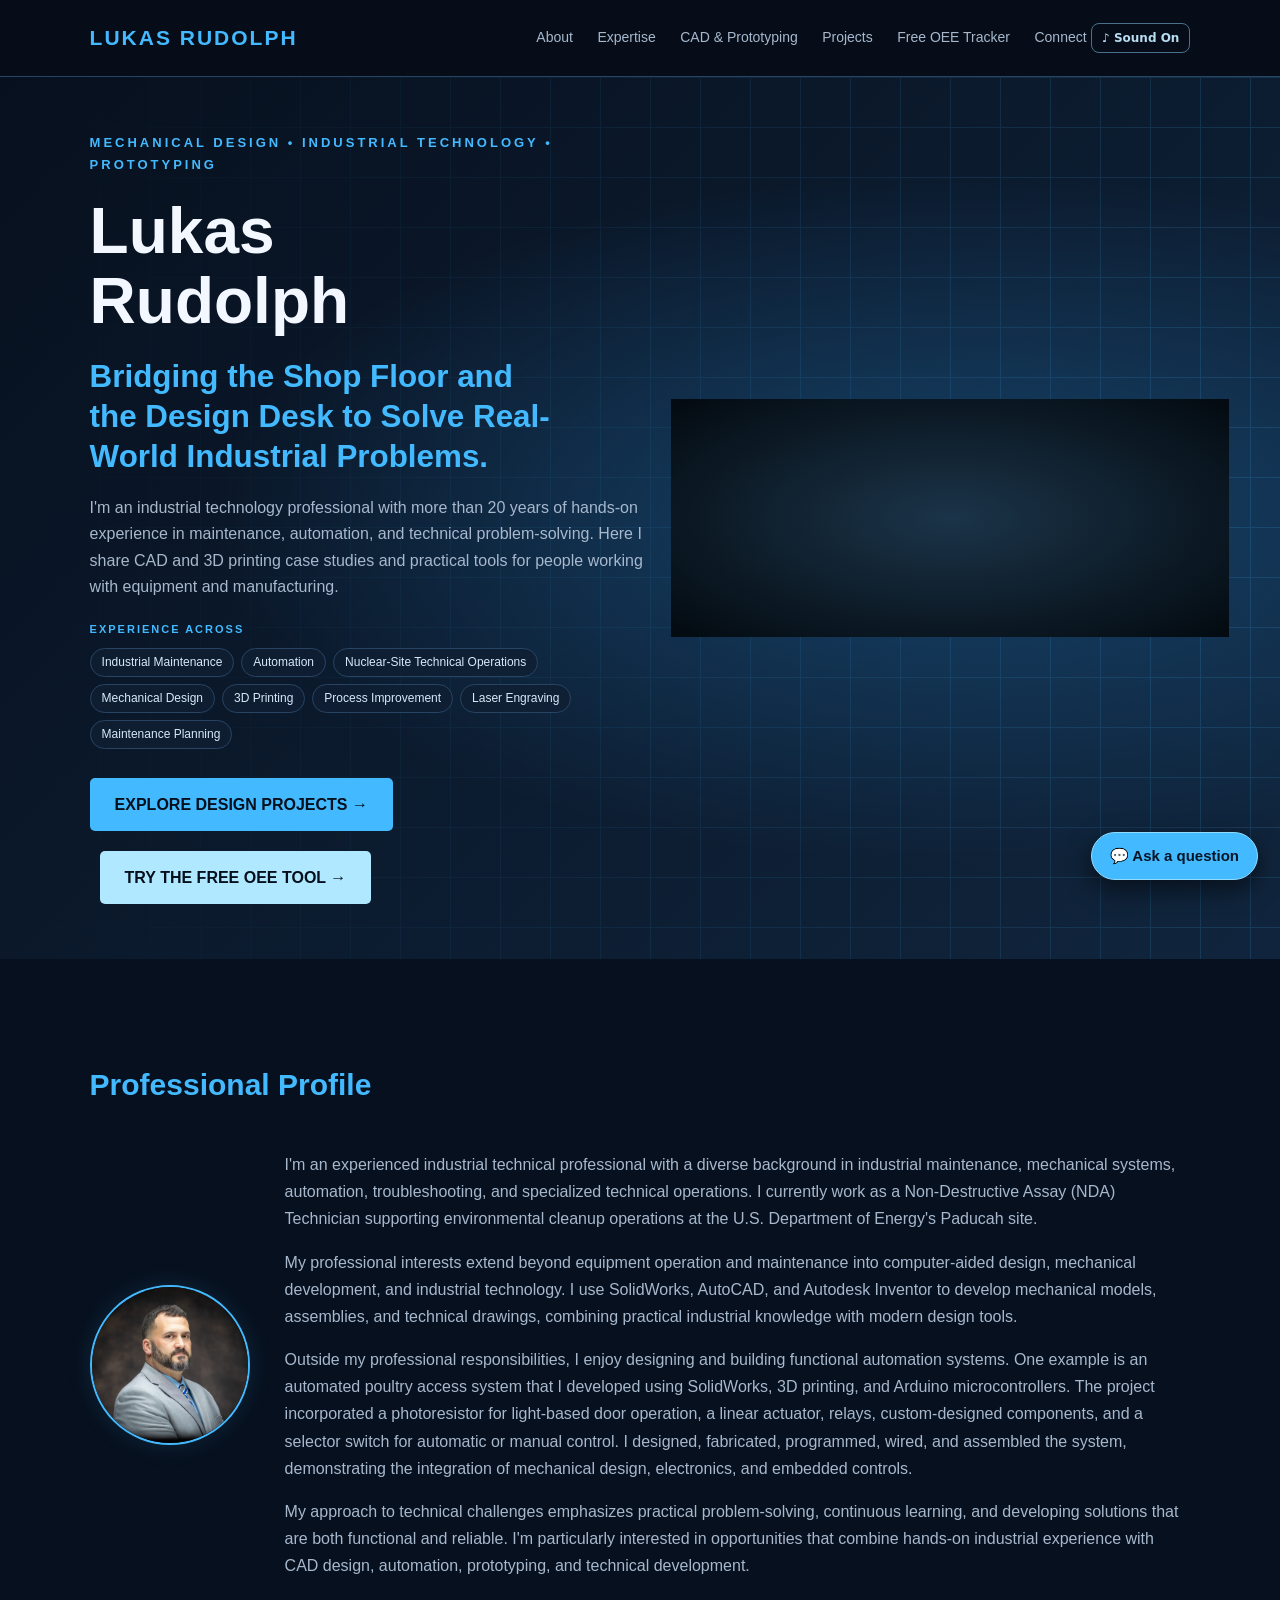
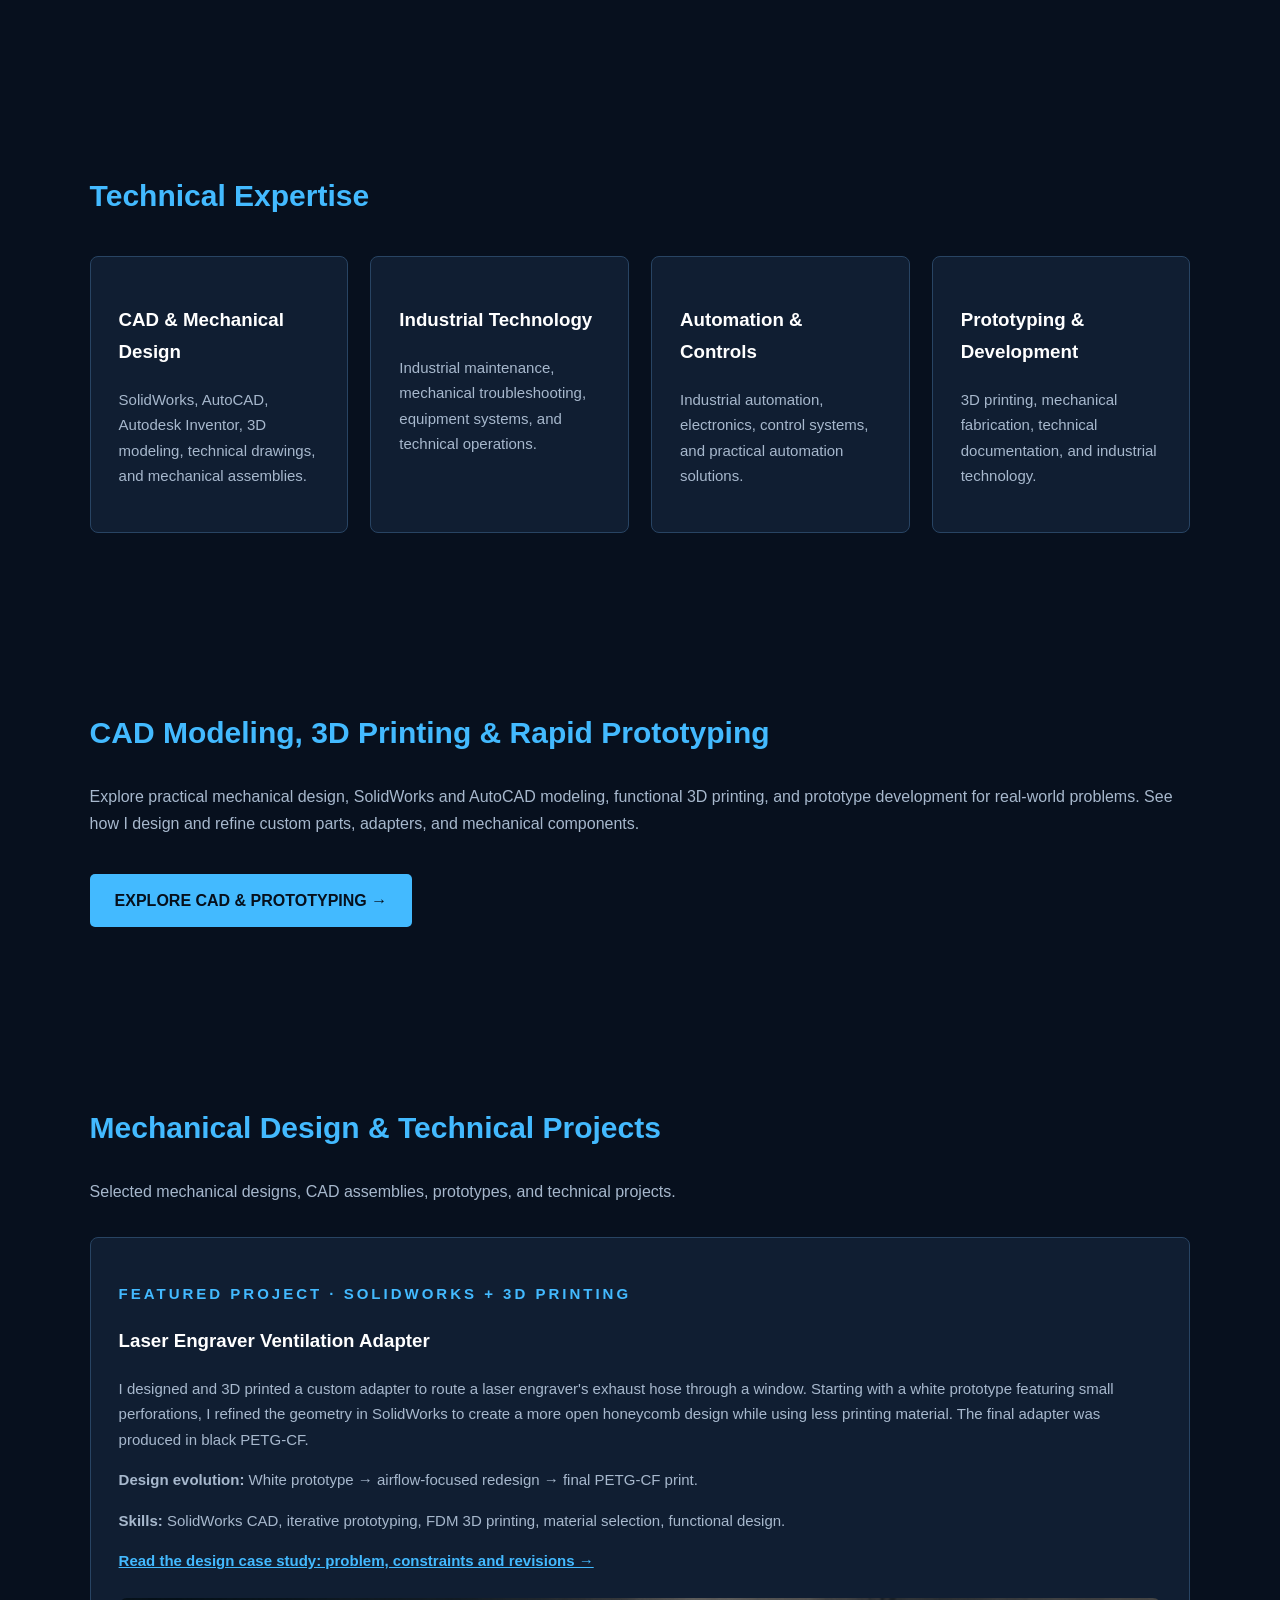
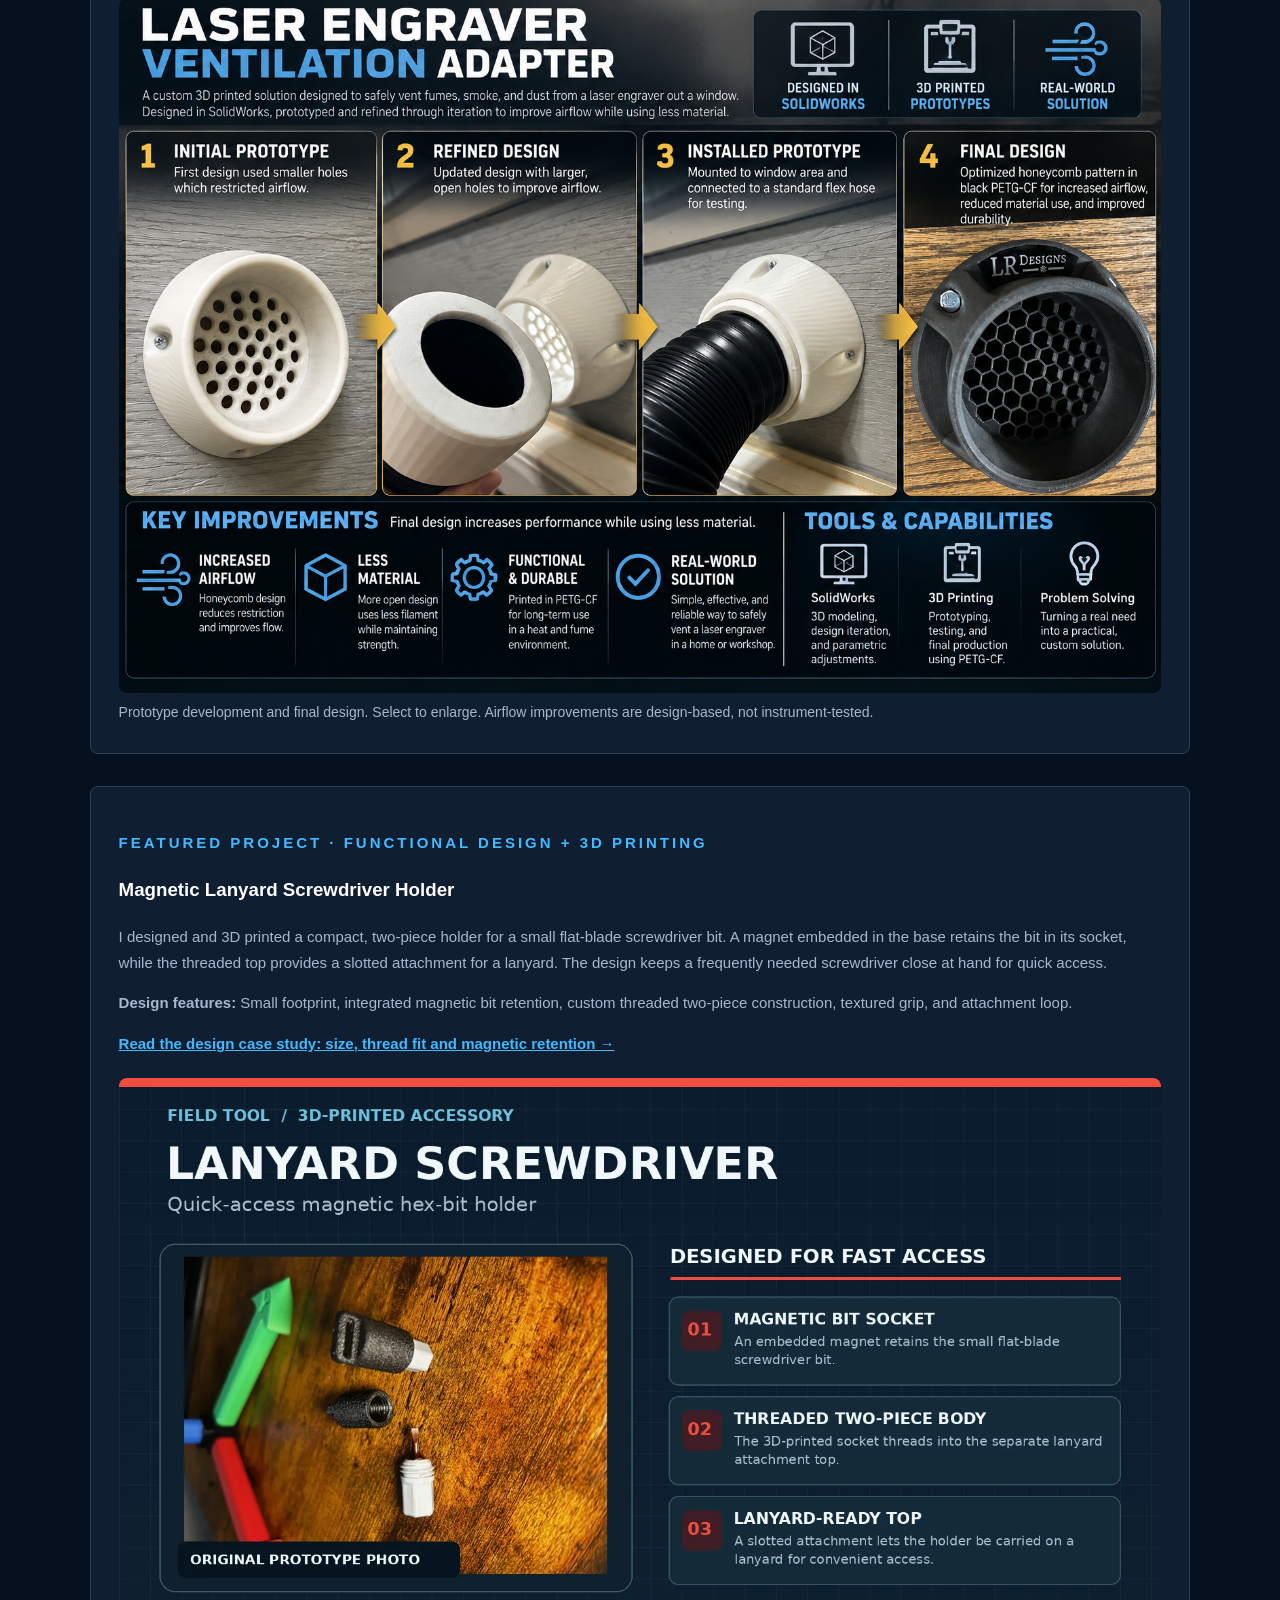
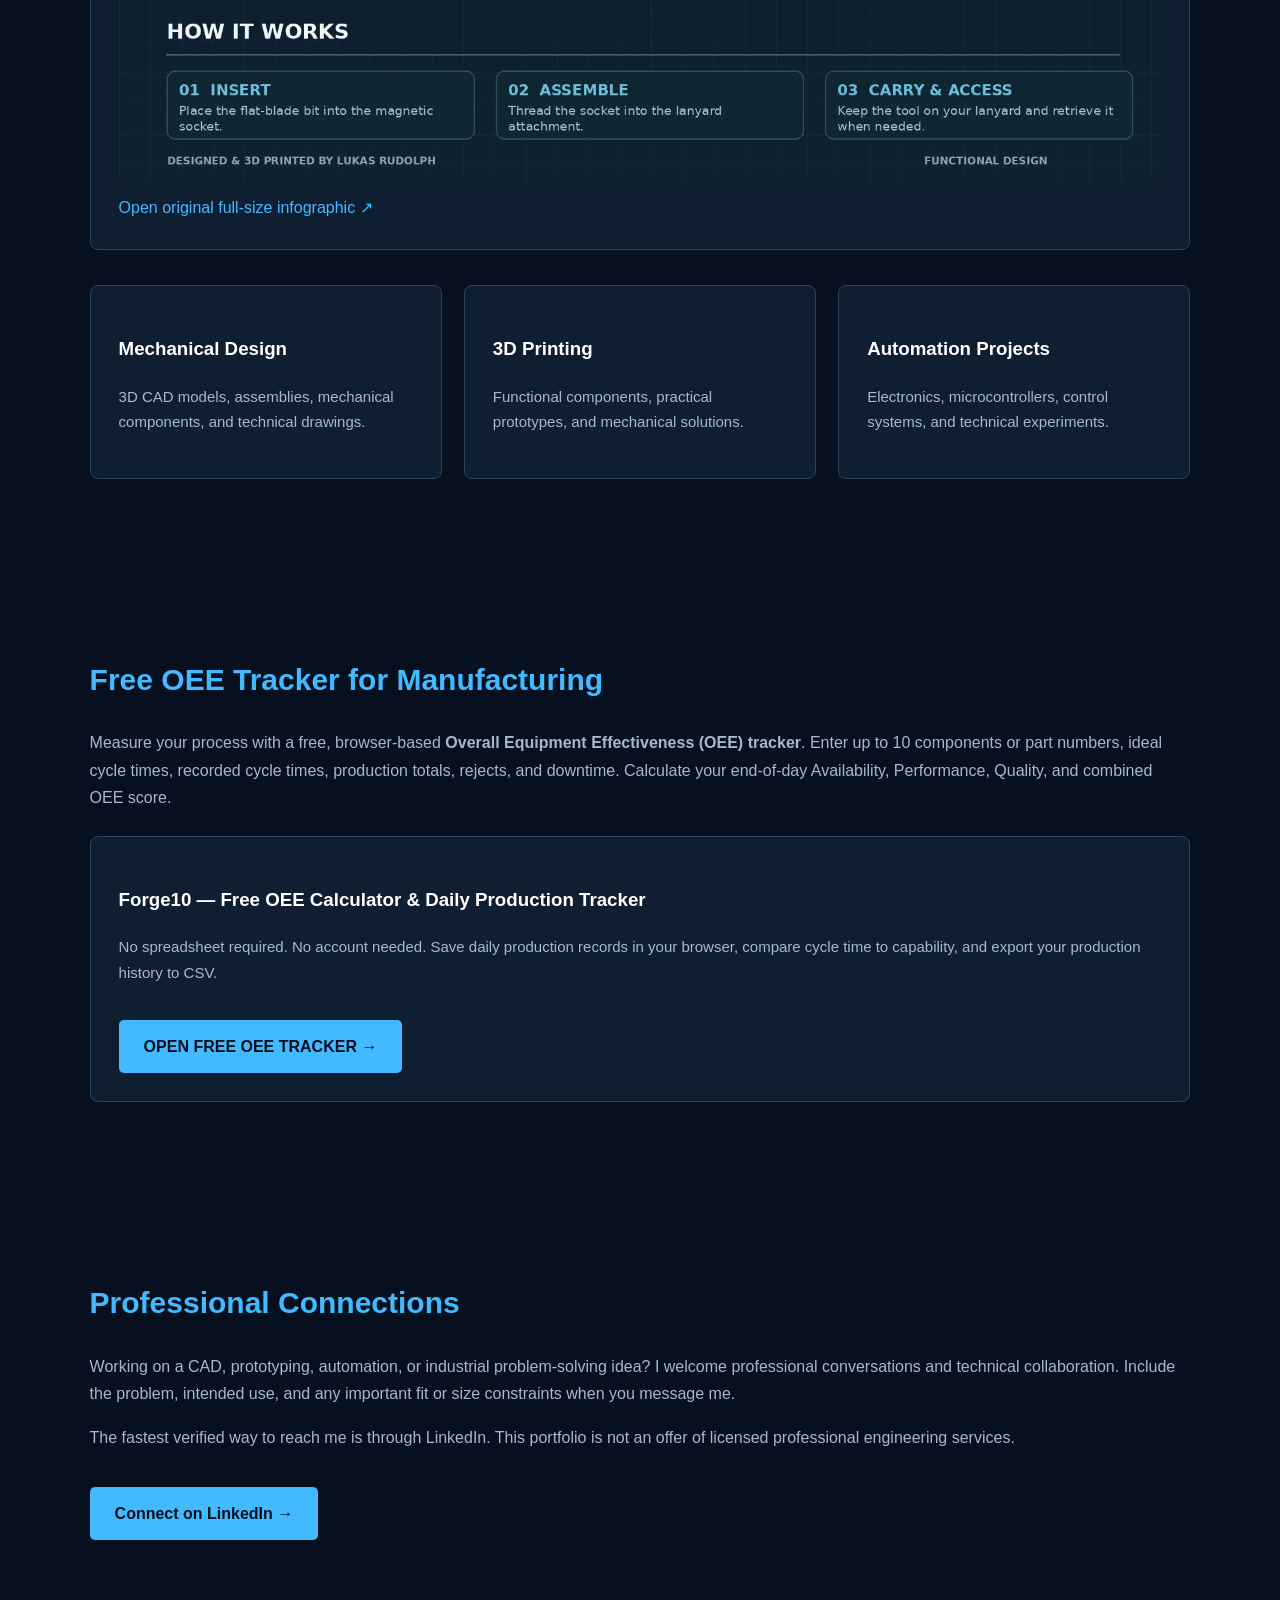
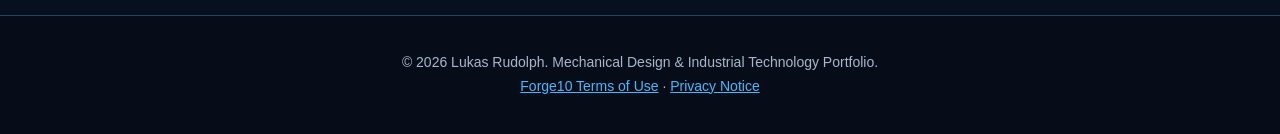
<file: index.html>
<!DOCTYPE html>
<html lang="en">
<head>
<meta charset="UTF-8">
<meta name="viewport" content="width=device-width, initial-scale=1.0">
<meta name="description" content="Lukas Rudolph's technical portfolio: practical CAD design and 3D printing case studies, industrial automation experience, and a free manufacturing OEE calculator.">
<link rel="canonical" href="https://lukasrudolphky.github.io/">
<meta property="og:type" content="website">
<meta property="og:title" content="Lukas Rudolph | Mechanical Design &amp; Industrial Technology">
<meta property="og:description" content="Practical CAD projects, industrial problem-solving, and a free OEE calculator for manufacturing.">
<meta property="og:url" content="https://lukasrudolphky.github.io/">
<meta name="author" content="Lukas Rudolph">

<title>Lukas Rudolph | Mechanical Design &amp; Industrial Technology</title>

<style>
:root {
    --bg: #07101e;
    --panel: #101e32;
    --blue: #43baff;
    --text: #f3f7ff;
    --muted: #a7b8cd;
    --border: #284463;
}

* {
    box-sizing: border-box;
}

html {
    scroll-behavior: smooth;
}

body {
    margin: 0;
    background: var(--bg);
    color: var(--text);
    font-family: Arial, Helvetica, sans-serif;
    line-height: 1.7;
}

header {
    display: flex;
    justify-content: space-between;
    align-items: center;
    gap: 20px;
    flex-wrap: wrap;
    padding: 20px 7%;
    background: #060d18;
    border-bottom: 1px solid var(--border);
}

.logo {
    color: var(--blue);
    font-size: 21px;
    font-weight: bold;
    letter-spacing: 2px;
}

nav a {
    color: var(--muted);
    margin-left: 20px;
    text-decoration: none;
    font-size: 14px;
}

nav a:hover {
    color: var(--blue);
}

.hero {
    position: relative;
    min-height: 590px;
    display: grid;
    grid-template-columns: 1fr 1fr;
    align-items: center;
    gap: 25px;
    padding: 65px 7%;
    overflow: hidden;
    background:
        radial-gradient(
            ellipse at 75% 50%,
            #16436a 0%,
            transparent 55%
        ),
        linear-gradient(135deg, #07101e, #10253d);
}

.hero::before {
    content: "";
    position: absolute;
    inset: 0;
    pointer-events: none;
    opacity: 0.15;
    background-image:
        linear-gradient(#42baff 1px, transparent 1px),
        linear-gradient(90deg, #42baff 1px, transparent 1px);
    background-size: 50px 50px;
    mask-image: linear-gradient(
        to right,
        transparent,
        black
    );
}

.hero-content {
    position: relative;
    z-index: 2;
}

.eyebrow {
    color: var(--blue);
    font-size: 13px;
    font-weight: bold;
    letter-spacing: 3px;
    text-transform: uppercase;
}

h1 {
    font-size: clamp(42px, 5vw, 72px);
    line-height: 1.1;
    margin: 20px 0;
}

.hero h2 {
    color: var(--blue);
    font-size: 23px;
    font-weight: normal;
}

.hero p {
    color: var(--muted);
    max-width: 580px;
    font-size: 17px;
}

.button {
    display: inline-block;
    background: var(--blue);
    color: #06101d;
    text-decoration: none;
    font-weight: bold;
    padding: 13px 25px;
    border-radius: 5px;
    margin-top: 20px;
    transition: 0.2s;
}

.button:hover {
    background: #91d9ff;
    transform: translateY(-2px);
}

.model-area {
    position: relative;
    height: 440px;
    min-width: 0;
}

#model3d {
    width: 100%;
    height: 100%;
    display: block;
}

.model-label {
    position: absolute;
    bottom: 15px;
    right: 10px;
    color: var(--blue);
    font-family: monospace;
    font-size: 11px;
    letter-spacing: 2px;
    pointer-events: none;
}

section {
    padding: 75px 7%;
    max-width: 1450px;
    margin: auto;
}

section h2 {
    color: var(--blue);
    font-size: 30px;
}

section p {
    color: var(--muted);
}

.grid {
    display: grid;
    grid-template-columns:
        repeat(auto-fit, minmax(240px, 1fr));
    gap: 22px;
    margin-top: 35px;
}

.card {
    background: var(--panel);
    border: 1px solid var(--border);
    padding: 28px;
    border-radius: 8px;
    transition: 0.25s;
}

.card:hover {
    border-color: var(--blue);
    transform: translateY(-4px);
}

.card h3 {
    color: white;
}

.card p {
    font-size: 15px;
}

.profile-layout {
    display: grid;
    grid-template-columns: 160px 1fr;
    gap: 35px;
    align-items: center;
    margin-top: 25px;
}

.profile-photo {
    width: 160px;
    height: 160px;
    border-radius: 50%;
    border: 2px solid var(--blue);
    background: linear-gradient(
        135deg,
        #183b60,
        #091320
    );
    display: flex;
    justify-content: center;
    align-items: center;
    color: var(--blue);
    font-size: 42px;
    font-weight: bold;
    overflow: hidden;
    box-shadow: 0 0 25px #43baff22;
}

.profile-photo img {
    width: 100%;
    height: 100%;
    object-fit: cover;
}

footer {
    text-align: center;
    padding: 35px;
    background: #060d18;
    color: var(--muted);
    border-top: 1px solid var(--border);
    font-size: 14px;
}

@media (max-width: 800px) {
    .hero {
        grid-template-columns: 1fr;
        padding-top: 60px;
    }

    .model-area {
        height: 330px;
    }

    .profile-layout {
        grid-template-columns: 1fr;
    }

    nav a {
        margin: 0 12px 0 0;
    }
}

@media (prefers-reduced-motion: reduce) {
    html {
        scroll-behavior: auto;
    }

    .button,
    .card {
        transition: none;
    }
}
.hero {
    display: flex;
    flex-direction: column;
    align-items: stretch;
    gap: 28px;
    padding: 55px 0 0;
    overflow: hidden;
}
.hero-content {
    width: 100%;
    padding: 0 7%;
}
.model-area {
    width: 100%;
    height: auto;
    aspect-ratio: 2.34 / 1;
    min-height: 0;
    max-height: none;
    overflow: hidden;
}
.gearbox-animation {
    width: 100%;
    height: 100%;
    display: block;
    overflow: hidden;
    border: 0;
    border-radius: 0;
}
@media (max-width:800px) {
    .hero { padding-top: 38px; }
    .model-area { height: auto; aspect-ratio: 2.34 / 1; }
}
.hero {
    display: grid;
    grid-template-columns: minmax(0, 1fr) minmax(0, 1fr);
    align-items: center;
    gap: 24px;
    padding: 55px 4% 55px 7%;
    min-height: 590px;
}
.hero-content { width: 100%; padding: 0; }
.model-area {
    width: 100%;
    height: auto;
    aspect-ratio: 2.34 / 1;
    min-height: 0;
    overflow: hidden;
}
.gearbox-animation {
    width: 100%;
    height: 100%;
    border: 0;
    display: block;
    overflow: hidden;
}
@media (max-width:800px) {
    .hero {
        grid-template-columns: 1fr;
        padding: 45px 5% 30px;
    }
    .model-area { width: 100%; aspect-ratio: 2.34 / 1; height: auto; }
}

/* Homepage value proposition: highlight breadth without overpowering the gearbox. */
.hero .hero-value-statement {
    max-width: 650px;
    font-size: clamp(23px, 2.45vw, 34px);
    line-height: 1.28;
    font-weight: 700;
    margin: 18px 0 18px;
    text-wrap: balance;
}
.hero .hero-value-detail {
    max-width: 620px;
    font-size: 16px;
    line-height: 1.65;
    margin: 0 0 19px;
}
.hero-experience {
    max-width: 630px;
    margin: 15px 0 9px;
}
.hero-experience-label {
    display: block;
    color: var(--blue);
    font-size: 11px;
    font-weight: 700;
    letter-spacing: 2px;
    margin-bottom: 10px;
}
.hero-experience-list {
    display: flex;
    flex-wrap: wrap;
    gap: 7px;
    margin: 0;
    padding: 0;
    list-style: none;
}
.hero-experience-list li {
    border: 1px solid var(--border);
    border-radius: 20px;
    background: rgba(16, 30, 50, .8);
    color: #d6e9f9;
    padding: 5px 11px;
    font-size: 12px;
    line-height: 1.4;
}
@media (max-width: 800px) {
    .hero .hero-value-statement { font-size: clamp(23px, 5vw, 31px); }
    .hero .hero-value-detail { font-size: 15px; }
}
</style>
<link rel="stylesheet" href="assets/site-assistant.css">
</head>

<body>

<header>
    <div class="logo">LUKAS RUDOLPH</div>

    <nav>
        <a href="#about">About</a>
        <a href="#expertise">Expertise</a>
        <a href="cad-3d-printing.html">CAD &amp; Prototyping</a>
        <a href="#projects">Projects</a>
        <a href="free-oee-tracker.html">Free OEE Tracker</a>
        <a href="#contact">Connect</a>
    </nav>
</header>

<main>

<div class="hero">

    <div class="hero-content">
        <div class="eyebrow">
            Mechanical Design • Industrial Technology • Prototyping
        </div>

        <h1>Lukas<br>Rudolph</h1>

        <h2 class="hero-value-statement">
            Bridging the Shop Floor and the Design Desk
            to Solve Real-World Industrial Problems.
        </h2>

        <p class="hero-value-detail">
            I'm an industrial technology professional with more than 20 years
            of hands-on experience in maintenance, automation, and technical
            problem-solving. Here I share CAD and 3D printing case studies
            and practical tools for people working with equipment and manufacturing.
        </p>

        <div class="hero-experience" aria-label="Professional experience areas">
            <span class="hero-experience-label">EXPERIENCE ACROSS</span>
            <ul class="hero-experience-list">
                <li>Industrial Maintenance</li>
                <li>Automation</li>
                <li>Nuclear-Site Technical Operations</li>
                <li>Mechanical Design</li>
                <li>3D Printing</li>
                <li>Process Improvement</li>
                <li>Laser Engraving</li>
                <li>Maintenance Planning</li>
            </ul>
        </div>

        <a class="button" href="#projects">
            EXPLORE DESIGN PROJECTS →
        </a>
        <a class="button" href="free-oee-tracker.html" style="margin-left:10px;background:#b0e8ff">
            TRY THE FREE OEE TOOL →
        </a>
    </div>

    <div class="model-area">
        <iframe class="gearbox-animation" src="assets/realistic-gearbox-animation.html?v=2" scrolling="no" title="Photorealistic cinematic gearbox animation" loading="eager" aria-label="Photorealistic gearbox and exploded assembly animation"></iframe>
    </div>

</div>

<section id="about">

    <h2>Professional Profile</h2>

    <div class="profile-layout">

        <div class="profile-photo">
    <img src="Headshot%201.jpg" alt="Lukas Rudolph">
</div>

        <div>
            <p>
    I'm an experienced industrial technical professional
    with a diverse background in industrial maintenance,
    mechanical systems, automation, troubleshooting,
    and specialized technical operations. I currently
    work as a Non-Destructive Assay (NDA) Technician
    supporting environmental cleanup operations
    at the U.S. Department of Energy's Paducah site.
</p>

<p>
    My professional interests extend beyond equipment
    operation and maintenance into computer-aided design,
    mechanical development, and industrial technology.
    I use SolidWorks, AutoCAD, and Autodesk Inventor
    to develop mechanical models, assemblies, and
    technical drawings, combining practical industrial
    knowledge with modern design tools.
</p>

<p>
    Outside my professional responsibilities, I enjoy
    designing and building functional automation systems.
    One example is an automated poultry access system
    that I developed using SolidWorks, 3D printing,
    and Arduino microcontrollers. The project incorporated
    a photoresistor for light-based door operation,
    a linear actuator, relays, custom-designed components,
    and a selector switch for automatic or manual control.
    I designed, fabricated, programmed, wired, and
    assembled the system, demonstrating the integration
    of mechanical design, electronics, and embedded controls.
</p>

<p>
    My approach to technical challenges emphasizes
    practical problem-solving, continuous learning,
    and developing solutions that are both functional
    and reliable. I'm particularly interested in
    opportunities that combine hands-on industrial
    experience with CAD design, automation,
    prototyping, and technical development.
</p>
        </div>

    </div>

</section>

<section id="expertise">

    <h2>Technical Expertise</h2>

    <div class="grid">

        <div class="card">
            <h3>CAD & Mechanical Design</h3>
            <p>
                SolidWorks, AutoCAD,
                Autodesk Inventor,
                3D modeling, technical drawings,
                and mechanical assemblies.
            </p>
        </div>

        <div class="card">
            <h3>Industrial Technology</h3>
            <p>
                Industrial maintenance,
                mechanical troubleshooting,
                equipment systems,
                and technical operations.
            </p>
        </div>

        <div class="card">
            <h3>Automation & Controls</h3>
            <p>
                Industrial automation,
                electronics, control systems,
                and practical automation solutions.
            </p>
        </div>

        <div class="card">
            <h3>Prototyping & Development</h3>
            <p>
                3D printing, mechanical fabrication,
                technical documentation,
                and industrial technology.
            </p>
        </div>

    </div>

</section>

<section id="cad-prototyping">
    <h2>CAD Modeling, 3D Printing &amp; Rapid Prototyping</h2>
    <p>Explore practical mechanical design, SolidWorks and AutoCAD modeling, functional 3D printing, and prototype development for real-world problems. See how I design and refine custom parts, adapters, and mechanical components.</p>
    <a class="button" href="cad-3d-printing.html">EXPLORE CAD &amp; PROTOTYPING →</a>
</section>

<section id="projects">

    <h2>Mechanical Design & Technical Projects</h2>

    <p>
        Selected mechanical designs,
        CAD assemblies, prototypes,
        and technical projects.
    </p>


    <article class="card" style="margin-top:32px" aria-labelledby="vent-project-title">
      <p class="eyebrow">Featured Project · SolidWorks + 3D Printing</p>
      <h3 id="vent-project-title">Laser Engraver Ventilation Adapter</h3>
      <p>I designed and 3D printed a custom adapter to route a laser engraver's exhaust hose through a window. Starting with a white prototype featuring small perforations, I refined the geometry in SolidWorks to create a more open honeycomb design while using less printing material. The final adapter was produced in black PETG-CF.</p>
      <p><strong>Design evolution:</strong> White prototype → airflow-focused redesign → final PETG-CF print.</p>
      <p><strong>Skills:</strong> SolidWorks CAD, iterative prototyping, FDM 3D printing, material selection, functional design.</p>
      <p><a href="projects/laser-engraver-ventilation-adapter.html" style="color:var(--blue);font-weight:bold">Read the design case study: problem, constraints and revisions →</a></p>
      <figure style="margin:24px 0 0">
        <a href="laser-ventilation-design-process.png.png" target="_blank" rel="noopener noreferrer" aria-label="Open full-size ventilation adapter design infographic">
          <img src="laser-ventilation-design-process.png.png" alt="Design progression from white ventilation adapter prototypes to a black PETG-CF honeycomb adapter" loading="lazy" style="width:100%;height:auto;display:block;border-radius:8px" />
        </a>
        <figcaption style="color:var(--muted);font-size:14px;margin-top:8px">Prototype development and final design. Select to enlarge. Airflow improvements are design-based, not instrument-tested.</figcaption>
      </figure>
    </article>
    <article class="card" style="margin-top:32px" aria-labelledby="lanyard-tool-title">
      <p class="eyebrow">Featured Project · Functional Design + 3D Printing</p>
      <h3 id="lanyard-tool-title">Magnetic Lanyard Screwdriver Holder</h3>
      <p>I designed and 3D printed a compact, two-piece holder for a small flat-blade screwdriver bit. A magnet embedded in the base retains the bit in its socket, while the threaded top provides a slotted attachment for a lanyard. The design keeps a frequently needed screwdriver close at hand for quick access.</p>
      <p><strong>Design features:</strong> Small footprint, integrated magnetic bit retention, custom threaded two-piece construction, textured grip, and attachment loop.</p>
      <p><a href="projects/magnetic-lanyard-screwdriver-holder-case-study.html" style="color:var(--blue);font-weight:bold">Read the design case study: size, thread fit and magnetic retention →</a></p>
      <a href="projects/lanyard-screwdriver-holder.html" target="_blank" rel="noopener noreferrer" style="display:block;margin-top:22px;text-decoration:none;color:var(--blue)">
        <iframe src="projects/lanyard-screwdriver-holder.html" title="Magnetic lanyard screwdriver holder design infographic" loading="lazy" scrolling="no" tabindex="-1" style="pointer-events:none;display:block;width:100%;aspect-ratio:1600/1080;height:auto;min-height:300px;border:0;border-radius:8px;background:#07111c"></iframe>
        <span style="display:inline-block;margin-top:12px">Open original full-size infographic ↗</span>
      </a>
    </article>
    <div class="grid">

        <div class="card">
            <h3>Mechanical Design</h3>
            <p>
                3D CAD models, assemblies,
                mechanical components,
                and technical drawings.
            </p>
        </div>

        <div class="card">
            <h3>3D Printing</h3>
            <p>
                Functional components,
                practical prototypes,
                and mechanical solutions.
            </p>
        </div>

        <div class="card">
            <h3>Automation Projects</h3>
            <p>
                Electronics, microcontrollers,
                control systems,
                and technical experiments.
            </p>
        </div>

    </div>

</section>


<section id="free-oee-tracker">
    <h2>Free OEE Tracker for Manufacturing</h2>
    <p>Measure your process with a free, browser-based <strong>Overall Equipment Effectiveness (OEE) tracker</strong>. Enter up to 10 components or part numbers, ideal cycle times, recorded cycle times, production totals, rejects, and downtime. Calculate your end-of-day Availability, Performance, Quality, and combined OEE score.</p>
    <div class="card" style="margin-top:25px">
        <h3>Forge10 — Free OEE Calculator &amp; Daily Production Tracker</h3>
        <p>No spreadsheet required. No account needed. Save daily production records in your browser, compare cycle time to capability, and export your production history to CSV.</p>
        <a class="button" href="free-oee-tracker.html">OPEN FREE OEE TRACKER →</a>
    </div>
</section>

<section id="contact">

    <h2>Professional Connections</h2>

    <p>
        Working on a CAD, prototyping, automation, or industrial
        problem-solving idea? I welcome professional conversations
        and technical collaboration. Include the problem, intended use,
        and any important fit or size constraints when you message me.
    </p>
    <p style="color:var(--muted)">The fastest verified way to reach me is through LinkedIn. This portfolio is not an offer of licensed professional engineering services.</p>

    <a href="https://www.linkedin.com/in/lukas-rudolph-377b45100/"
   target="_blank"
   rel="noopener noreferrer"
   class="button">
    Connect on LinkedIn →
</a>

</section>

</main>

<footer>
    &copy; 2026 Lukas Rudolph.
    Mechanical Design & Industrial Technology Portfolio.
    <br><a href="terms-of-use.html" style="color:var(--blue)">Forge10 Terms of Use</a> ·
    <a href="privacy-notice.html" style="color:var(--blue)">Privacy Notice</a>
</footer>



<script src="assets/forge10-audio.js" defer></script>
<script src="assets/site-assistant-config.js" defer></script>
<script src="assets/site-assistant.js" defer></script>
</body>
</html>
</file>
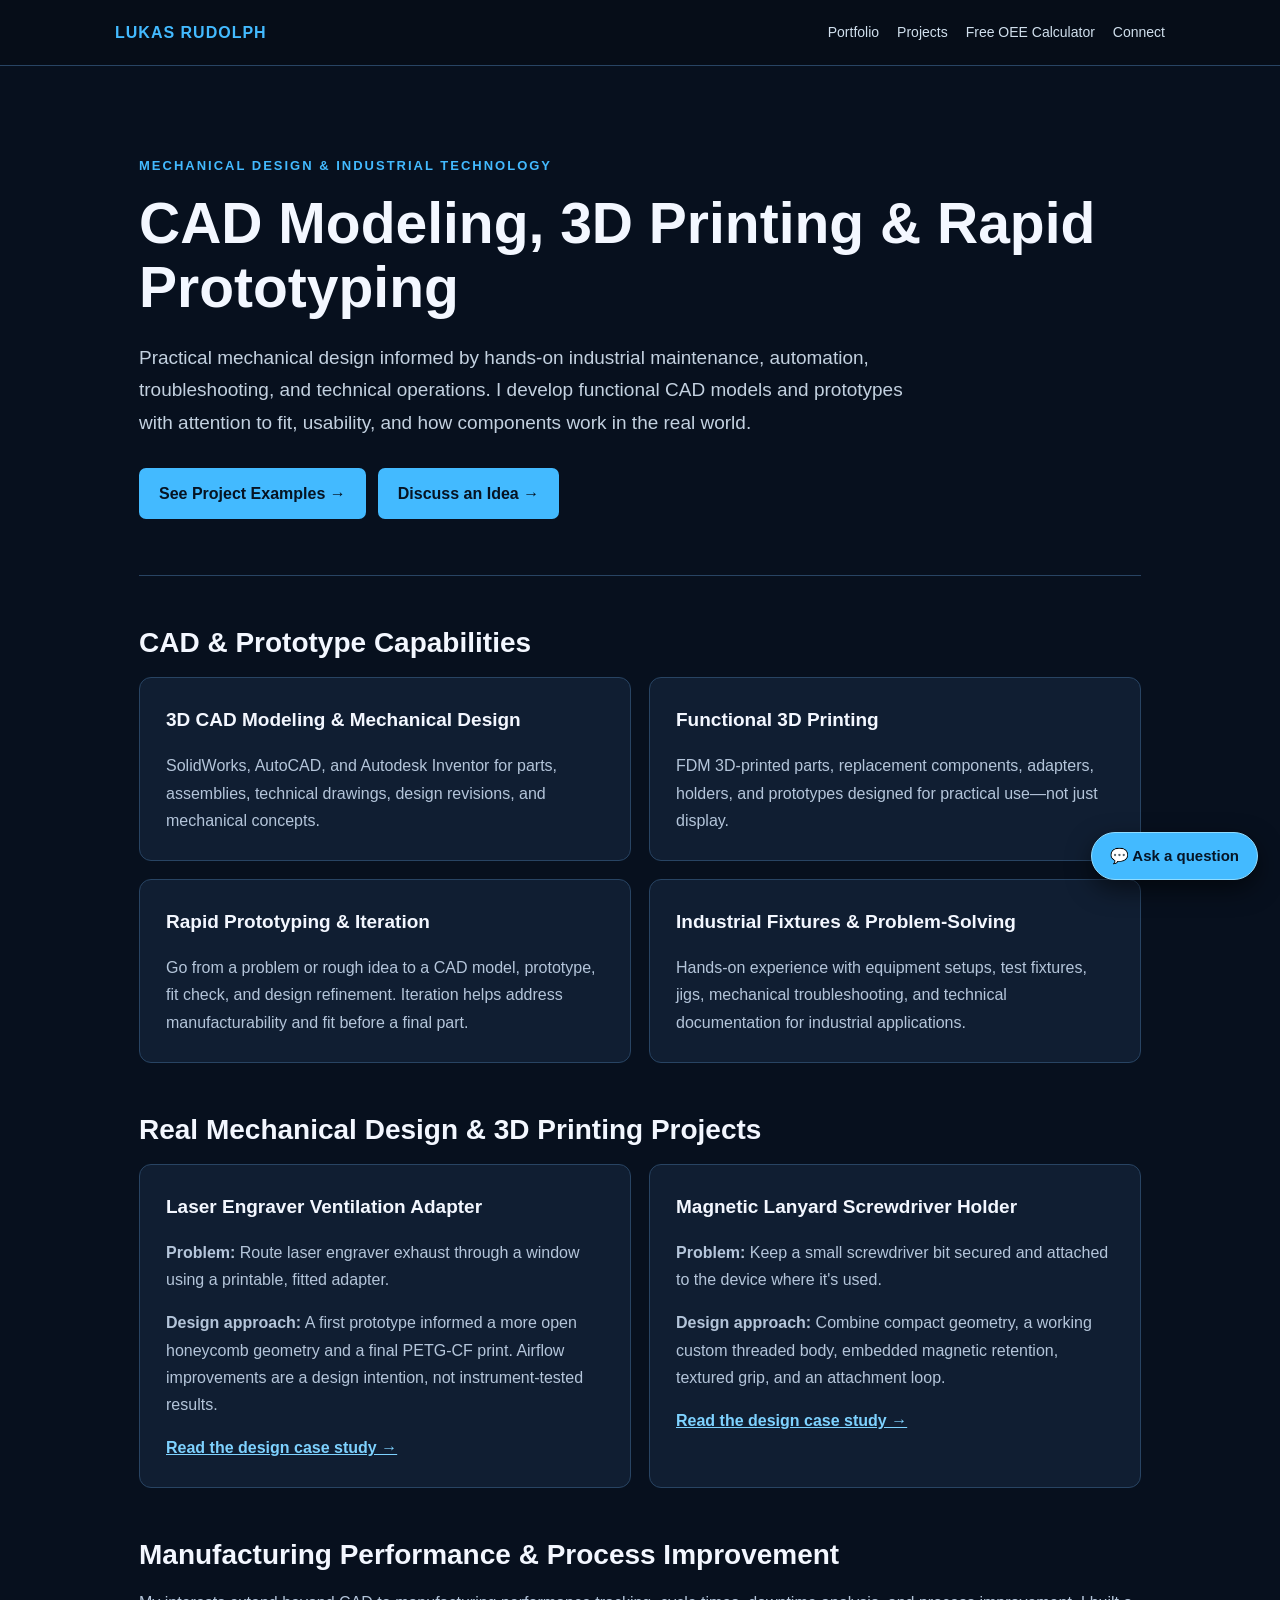
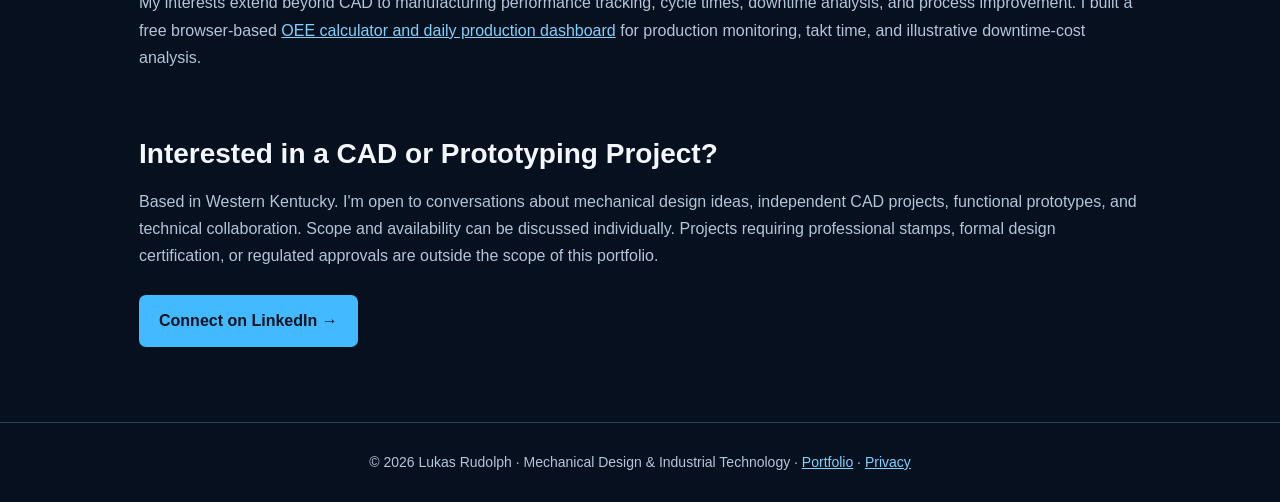
<file: cad-3d-printing.html>
<!DOCTYPE html>
<html lang="en">
<head>
<meta charset="UTF-8">
<meta name="viewport" content="width=device-width, initial-scale=1.0">
<meta name="description" content="Explore CAD modeling, mechanical design, functional 3D printing, and rapid prototyping by Lukas Rudolph in Western Kentucky. View real projects and discuss ideas.">
<meta name="author" content="Lukas Rudolph">
<meta name="robots" content="index,follow">
<link rel="canonical" href="https://lukasrudolphky.github.io/cad-3d-printing.html">
<title>CAD Design, 3D Printing &amp; Rapid Prototyping | Lukas Rudolph</title>
<meta property="og:type" content="website">
<meta property="og:title" content="CAD Design, 3D Printing &amp; Rapid Prototyping | Lukas Rudolph">
<meta property="og:description" content="Practical mechanical design and functional prototypes from hands-on industrial experience.">
<meta property="og:url" content="https://lukasrudolphky.github.io/cad-3d-printing.html">
<style>
:root{--bg:#07101e;--panel:#101e32;--blue:#43baff;--text:#f3f7ff;--muted:#b4c5da;--border:#284463}
*{box-sizing:border-box}html{scroll-behavior:smooth}body{margin:0;font:16px/1.7 Arial,Helvetica,sans-serif;background:var(--bg);color:var(--text)}
a{color:#7ed2ff}a:hover{color:#c5edff}header{display:flex;align-items:center;justify-content:space-between;gap:18px;flex-wrap:wrap;padding:19px max(24px,calc((100vw - 1050px)/2));background:#060d18;border-bottom:1px solid var(--border)}
.brand{font-weight:800;letter-spacing:1px;text-decoration:none;color:var(--blue)}nav{display:flex;gap:18px;flex-wrap:wrap;font-size:14px}nav a{color:#d0dfed;text-decoration:none}
main{max-width:1050px;margin:auto;padding:0 24px 75px}.hero{padding:76px 0 56px;border-bottom:1px solid var(--border)}.eyebrow{font-size:13px;color:var(--blue);font-weight:700;letter-spacing:2px;text-transform:uppercase}
h1{font-size:clamp(35px,5.3vw,57px);line-height:1.12;margin:15px 0 22px}h2{font-size:28px;line-height:1.25;margin:0 0 17px}h3{font-size:19px;margin:0 0 12px}.lead{max-width:800px;font-size:19px;color:#c3d1e0}.muted{color:var(--muted)}.button{display:inline-block;background:var(--blue);color:#061322;text-decoration:none;border-radius:7px;padding:12px 20px;font-weight:800;margin:10px 12px 0 0}
section{padding-top:49px}.grid{display:grid;grid-template-columns:repeat(2,minmax(0,1fr));gap:18px}.card{background:var(--panel);border:1px solid var(--border);border-radius:12px;padding:26px}.card p{margin-bottom:0;color:var(--muted)}.examples a{font-weight:700}footer{border-top:1px solid var(--border);padding:28px 24px;text-align:center;color:var(--muted);font-size:14px}
@media(max-width:680px){.grid{grid-template-columns:1fr}.hero{padding-top:54px}header{padding:18px 24px}}
</style>
<link rel="stylesheet" href="assets/site-assistant.css">
</head>
<body>
<header>
<a class="brand" href="index.html">LUKAS RUDOLPH</a>
<nav aria-label="Main navigation"><a href="index.html">Portfolio</a><a href="index.html#projects">Projects</a><a href="free-oee-tracker.html">Free OEE Calculator</a><a href="#contact">Connect</a></nav>
</header>
<main>
<div class="hero">
<p class="eyebrow">Mechanical Design &amp; Industrial Technology</p>
<h1>CAD Modeling, 3D Printing &amp; Rapid Prototyping</h1>
<p class="lead">Practical mechanical design informed by hands-on industrial maintenance, automation, troubleshooting, and technical operations. I develop functional CAD models and prototypes with attention to fit, usability, and how components work in the real world.</p>
<a class="button" href="#projects">See Project Examples →</a><a class="button" href="#contact">Discuss an Idea →</a>
</div>
<section aria-labelledby="capabilities">
<h2 id="capabilities">CAD &amp; Prototype Capabilities</h2>
<div class="grid">
<article class="card"><h3>3D CAD Modeling &amp; Mechanical Design</h3><p>SolidWorks, AutoCAD, and Autodesk Inventor for parts, assemblies, technical drawings, design revisions, and mechanical concepts.</p></article>
<article class="card"><h3>Functional 3D Printing</h3><p>FDM 3D-printed parts, replacement components, adapters, holders, and prototypes designed for practical use—not just display.</p></article>
<article class="card"><h3>Rapid Prototyping &amp; Iteration</h3><p>Go from a problem or rough idea to a CAD model, prototype, fit check, and design refinement. Iteration helps address manufacturability and fit before a final part.</p></article>
<article class="card"><h3>Industrial Fixtures &amp; Problem-Solving</h3><p>Hands-on experience with equipment setups, test fixtures, jigs, mechanical troubleshooting, and technical documentation for industrial applications.</p></article>
</div>
</section>
<section id="projects" class="examples">
<h2>Real Mechanical Design &amp; 3D Printing Projects</h2>
<div class="grid">
<article class="card"><h3>Laser Engraver Ventilation Adapter</h3><p><strong>Problem:</strong> Route laser engraver exhaust through a window using a printable, fitted adapter.</p><p><strong>Design approach:</strong> A first prototype informed a more open honeycomb geometry and a final PETG-CF print. Airflow improvements are a design intention, not instrument-tested results.</p><p><a href="projects/laser-engraver-ventilation-adapter.html">Read the design case study →</a></p></article>
<article class="card"><h3>Magnetic Lanyard Screwdriver Holder</h3><p><strong>Problem:</strong> Keep a small screwdriver bit secured and attached to the device where it's used.</p><p><strong>Design approach:</strong> Combine compact geometry, a working custom threaded body, embedded magnetic retention, textured grip, and an attachment loop.</p><p><a href="projects/magnetic-lanyard-screwdriver-holder-case-study.html">Read the design case study →</a></p></article>
</div>
</section>
<section>
<h2>Manufacturing Performance &amp; Process Improvement</h2>
<p class="muted">My interests extend beyond CAD to manufacturing performance tracking, cycle times, downtime analysis, and process improvement. I built a free browser-based <a href="free-oee-tracker.html">OEE calculator and daily production dashboard</a> for production monitoring, takt time, and illustrative downtime-cost analysis.</p>
</section>
<section id="contact">
<h2>Interested in a CAD or Prototyping Project?</h2>
<p class="muted">Based in Western Kentucky. I'm open to conversations about mechanical design ideas, independent CAD projects, functional prototypes, and technical collaboration. Scope and availability can be discussed individually. Projects requiring professional stamps, formal design certification, or regulated approvals are outside the scope of this portfolio.</p>
<a class="button" href="https://www.linkedin.com/in/lukas-rudolph-377b45100/" target="_blank" rel="noopener noreferrer">Connect on LinkedIn →</a>
</section>
</main>
<footer>© 2026 Lukas Rudolph · Mechanical Design &amp; Industrial Technology · <a href="index.html">Portfolio</a> · <a href="privacy-notice.html">Privacy</a></footer>
<script src="assets/site-assistant-config.js" defer></script>
<script src="assets/site-assistant.js" defer></script>
</body>
</html>
</file>
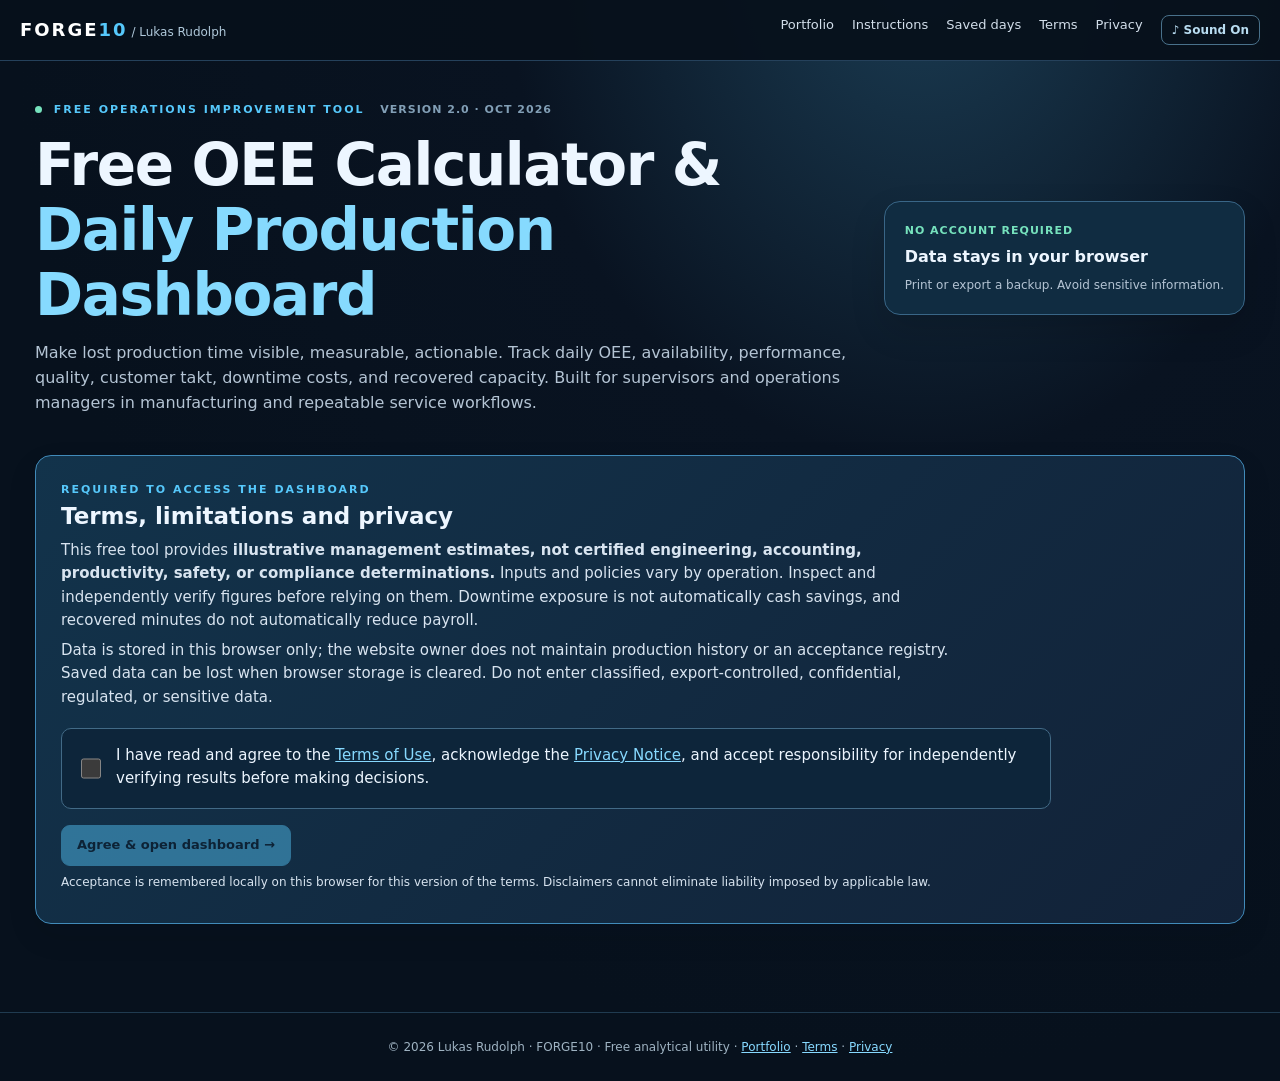
<file: free-oee-tracker.html>
<!doctype html>
<html lang="en">
<head>
<meta charset="utf-8">
<meta name="viewport" content="width=device-width,initial-scale=1">
<meta name="color-scheme" content="dark">
<meta name="theme-color" content="#091321">
<title>Free OEE Calculator &amp; Daily Production Dashboard | Forge10</title>
<meta name="description" content="Free OEE calculator for daily production. Track availability, performance, quality, takt time and downtime costs. Audit shifts, print reports, and save days locally.">
<link rel="canonical" href="https://lukasrudolphky.github.io/free-oee-tracker.html">
<meta property="og:type" content="website"><meta property="og:title" content="Free OEE Calculator &amp; Daily Production Dashboard | Forge10"><meta property="og:description" content="A practical daily production improvement dashboard: OEE, takt, downtime cost, improvement planning and printable reports.">
<script type="application/ld+json">{"@context":"https://schema.org","@type":"WebApplication","name":"Forge10 Free OEE Calculator and Daily Production Dashboard","url":"https://lukasrudolphky.github.io/free-oee-tracker.html","isAccessibleForFree":true,"applicationCategory":"BusinessApplication","operatingSystem":"Web browser","offers":{"@type":"Offer","price":"0","priceCurrency":"USD"},"author":{"@type":"Person","name":"Lukas Rudolph"}}</script>
<style>:root{color-scheme:dark;--bg:#07111d;--base:#0e1d30;--panel:#102137;--tile:#11273f;--stroke:#28425b;--text:#edf6ff;--muted:#b4c4d4;--cyan:#56c8fb;--cyan2:#a7e8ff;--green:#76e2bd;--amber:#ffd28a;--red:#ff9caa}
*{box-sizing:border-box}html{scroll-behavior:smooth}body{margin:0;background:radial-gradient(ellipse at 72% -5%,#1b3d54 0%,#091321 32%,#07111d 70%);font:15px/1.55 system-ui,-apple-system,Segoe UI,Arial,sans-serif;color:var(--text)}a{color:#87d9ff}a:hover{color:#d2efff}.site-head{background:#07101bf0;border-bottom:1px solid #25415b;padding:15px max(20px,calc((100vw - 1250px)/2));display:flex;justify-content:space-between;align-items:center;gap:18px;flex-wrap:wrap}.brand{text-decoration:none;font-weight:900;letter-spacing:2px;font-size:18px;color:white}.brand span{color:var(--cyan)}.brand small{font-weight:500;font-size:12px;color:#b0c9db;letter-spacing:0}.site-head nav{display:flex;gap:18px;flex-wrap:wrap;font-size:13px}.site-head nav a{color:#d2deea;text-decoration:none}.site-head nav a:hover{color:var(--cyan)}.shell{max-width:1250px;padding:30px 20px 70px;margin:auto}.hero{display:flex;align-items:center;justify-content:space-between;gap:28px;padding:10px 0 22px}.eyebrow{font-size:11px;letter-spacing:2px;color:var(--cyan);font-weight:800}.dot{width:7px;height:7px;background:var(--green);display:inline-block;border-radius:50%;margin-right:6px}.revision{color:#829fb6;letter-spacing:1px;margin-left:10px}.hero h1{font-size:clamp(32px,4.6vw,58px);line-height:1.12;letter-spacing:-1.4px;margin:15px 0 13px;max-width:780px}.hero h1 em{font-style:normal;color:#86dafe}.hero p{font-size:16px;max-width:820px;color:var(--muted);margin:0}.hero-pill{min-width:220px;background:#102c41;border:1px solid #396687;border-radius:16px;padding:20px;display:flex;flex-direction:column;gap:6px;box-shadow:0 15px 35px #0002}.hero-pill span{font-size:11px;color:var(--green);font-weight:800;letter-spacing:1px}.hero-pill strong{font-size:16px}.hero-pill small{font-size:12px;color:var(--muted)}.panel{background:linear-gradient(155deg,#102136,#0c1c2f);border:1px solid var(--stroke);border-radius:16px;padding:25px;margin:18px 0;box-shadow:0 12px 30px #020a1218}.panel h2{font-size:23px;line-height:1.3;margin:4px 0 4px}.panel h3{font-size:16px;margin:0 0 5px}.panel p{margin:7px 0}.section-heading{display:flex;align-items:start;justify-content:space-between;flex-wrap:wrap;gap:12px;margin-bottom:18px}.muted{color:var(--muted)}.tiny,.micro{font-size:12px;color:var(--muted);line-height:1.5}.micro{margin-top:11px!important}.btn{border:1px solid #346184;border-radius:9px;cursor:pointer;padding:11px 15px;font:800 13px/1.3 system-ui,Arial,sans-serif;white-space:normal;color:#e8f6ff;background:#1a3752;transition:filter .16s,background .16s}.btn:hover{filter:brightness(1.18)}.btn:focus-visible,.text-button:focus-visible,input:focus-visible,select:focus-visible{outline:2px solid var(--cyan);outline-offset:2px}.btn:disabled{opacity:.45;cursor:not-allowed;filter:none}.btn.primary{background:var(--cyan);border-color:var(--cyan);color:#071523}.btn.secondary{background:#183550}.btn.ghost{background:transparent;border-color:#416682}.btn.danger{background:#3a2330;border-color:#885260;color:#ffcad1}.btn.success{background:#1b584d;border-color:#3a987f;color:#d1ffee}.small-button{padding:8px 11px}.text-button{border:0;background:transparent;color:var(--cyan);cursor:pointer;font-weight:700}.consent{border-color:#418bba;background:linear-gradient(135deg,#12334b,#122238)}.consent p{color:#d8e4f0;max-width:900px}.consent form{margin-top:19px}.checkline{display:flex;gap:12px;padding:15px;border-radius:10px;background:#0d253a;border:1px solid #426a86;margin-bottom:16px;cursor:pointer;max-width:990px}.checkline input{width:20px;height:20px;flex:0 0 20px;accent-color:#56c8fb}.steps{display:grid;grid-template-columns:repeat(4,minmax(0,1fr));gap:12px}.steps>div{background:#0d2439;border:1px solid #294761;padding:15px;border-radius:10px;display:flex;flex-direction:column;gap:5px}.steps b{font-size:21px;color:var(--cyan);font-variant-numeric:tabular-nums}.steps strong{font-size:14px}.steps span{font-size:12px;color:var(--muted)}.guide-note{background:#123247;padding:12px 14px;margin-top:15px;border-left:3px solid #57c8f4;border-radius:5px;font-size:13px;color:#d8e8f5}.pill{border:1px solid #35566e;background:#152b3e;color:#c9deee;font-size:11px;border-radius:99px;padding:7px 10px;font-weight:700;white-space:nowrap}.pill.accent{color:#8ceac9;border-color:#287961;background:#112e2f}.input-grid{display:grid;gap:14px;margin:14px 0}.input-grid.four{grid-template-columns:repeat(4,minmax(0,1fr))}.input-grid.three{grid-template-columns:repeat(3,minmax(0,1fr))}.field{display:flex;flex-direction:column;gap:6px;color:#d5e5f3;font-size:12px;font-weight:700}.field i{font-weight:500;font-style:normal;color:#91a9b9}.field small{font-size:11px;color:#92a9bc;font-weight:500;line-height:1.4}input,select{width:100%;min-width:0;background:#091c2e;border:1px solid #395873;border-radius:8px;padding:10px 11px;min-height:43px;color:white;font:15px system-ui,Arial,sans-serif}input::placeholder{color:#7c98ad}input[type=number]{font-variant-numeric:tabular-nums}select option{background:#091c2e}.subhead{display:flex;align-items:baseline;justify-content:space-between;flex-wrap:wrap;gap:12px;margin-top:20px;border-top:1px solid var(--stroke);padding-top:15px}.subhead strong{font-size:14px}.subhead span{color:var(--muted);font-size:12px}.downtime-grid .field input{max-width:100%}.inline-totals{background:#071c2a;border:1px solid #25516a;display:flex;gap:14px;justify-content:space-between;flex-wrap:wrap;border-radius:10px;padding:12px 15px;margin-top:15px}.inline-totals span{font-size:12px;color:#bfd7ea}.inline-totals strong{font-size:17px;color:#fff;display:inline-block;margin-left:8px}.product-rows{display:grid;gap:10px}.product{border:1px solid #2d4c64;background:#0b1d2e;border-radius:11px;padding:13px}.product-head{display:flex;justify-content:space-between;align-items:center;gap:10px;margin-bottom:12px}.product-head b{font-size:12px;color:var(--cyan);letter-spacing:1px}.product-fields{display:grid;grid-template-columns:1.5fr repeat(3,minmax(0,1fr));gap:12px}.product .remove{font-size:12px;background:#34222d;border:1px solid #7a4559;border-radius:7px;color:#ffc1c6;cursor:pointer;padding:5px 9px}.small-note{font-size:12px;color:var(--muted);margin-top:10px}.scenario-help{border-left:3px solid #5d97b7;background:#102c43;border-radius:5px;padding:11px 14px;color:#c7dfec;font-size:12px}.metric-grid{display:grid;grid-template-columns:repeat(4,minmax(0,1fr));gap:12px}.metric{background:#132b42;border:1px solid #35526e;padding:17px;border-radius:12px;display:flex;flex-direction:column;gap:4px}.metric span{text-transform:uppercase;font-size:10px;font-weight:800;letter-spacing:1.1px;color:#c5d5e3}.metric strong{font-size:clamp(24px,3.6vw,40px);font-variant-numeric:tabular-nums;line-height:1.35}.metric small{font-size:11px;color:#98b4c7}.primary-metric{border-color:#49afe0;background:#17405a}.primary-metric strong{color:#76d4ff}.audit-chip{font-size:12px;font-weight:800;border:1px solid #55738b;border-radius:99px;padding:7px 12px;background:#122c3d;color:#c9d6e0}.audit-chip.ok{background:#15392f;color:#85eac0;border-color:#2f916d}.audit-chip.warning{background:#392d1b;color:#ffdc98;border-color:#846b36}.audit-chip.error{background:#401f2a;color:#ffc2c8;border-color:#9b5167}.message{border-radius:9px;background:#14334a;border-left:3px solid #6dcfff;margin:16px 0;padding:12px 15px;color:#dbf1ff;font-size:13px}.message.warning{background:#362c1d;border-color:#e3ae63;color:#ffe0aa}.message.error{background:#3b1f29;border-color:#e78898;color:#ffbfc6}.analysis-grid{display:grid;grid-template-columns:repeat(2,minmax(0,1fr));gap:15px;margin:15px 0}.analysis-tile{background:#0b1c2c;border:1px solid #29445d;border-radius:12px;padding:17px;min-width:0}.analysis-tile h3{font-size:15px}.loss-chart{display:flex;overflow:hidden;height:27px;border-radius:8px;background:#20364b;margin:21px 0 13px}.loss-chart>div:not(.empty-chart){height:100%;min-width:0}.empty-chart{color:#a7c0cf;font-size:12px;padding:5px 12px}.loss-chart .good{background:#53c99e}.loss-chart .quality{background:#e9b862}.loss-chart .speed{background:#5aabed}.loss-chart .stops{background:#d17983}.legend{display:flex;gap:8px 15px;flex-wrap:wrap}.legend span{display:flex;align-items:center;gap:5px;font-size:11px;color:#b7cfe1}.legend i{display:inline-block;width:9px;height:9px;border-radius:2px}.c-good{background:#53c99e}.c-quality{background:#e9b862}.c-speed{background:#5aabed}.c-stops{background:#d17983}.summary-stats{display:grid;gap:10px;margin-top:12px}.statpair{display:flex;justify-content:space-between;align-items:baseline;gap:14px;border-bottom:1px solid #203a50;padding-bottom:7px}.statpair span{color:#bcd0dd;font-size:12px}.statpair strong{font-variant-numeric:tabular-nums;font-size:17px;text-align:right}.statpair strong.warm{color:var(--amber)}.statpair strong.cool{color:var(--green)}.stat-caption{color:#9fb8ca;font-size:11px}.recommendations{font-size:13px;color:#d1e5f1}.recommendations strong{color:#98e5ff}.recommendations p{margin-bottom:10px}.task-grid{display:grid;grid-template-columns:repeat(3,minmax(0,1fr));gap:9px;margin-top:14px}.task{padding:11px 12px;border:1px solid #2e5066;border-radius:9px;background:#10283b}.task b{font-size:13px;display:block}.task span{font-size:11px;color:#afc4d2;display:block;margin-top:5px}.audit-list{list-style:none;margin:9px 0 15px;padding:0;display:grid;gap:7px}.audit-list li{font-size:12px;border-bottom:1px solid #243e53;padding-bottom:8px;display:flex;gap:8px;align-items:baseline}.audit-list li::before{content:'✓';color:var(--green);font-weight:900}.audit-list li.warn::before{content:'!';color:var(--amber)}.audit-list li.fail::before{content:'×';color:var(--red)}.report-actions{display:flex;gap:10px;flex-wrap:wrap;margin:22px 0 11px}.action-feedback{font-size:13px;min-height:20px;color:#bfe7ff}.legal-warning{padding:12px 14px;border-radius:8px;border-left:3px solid #e4b36e;background:#322b20;color:#ffebcf;font-size:12px!important;margin-top:15px!important}.actions{display:flex;gap:8px;flex-wrap:wrap}.history-wrap{overflow-x:auto}.history-table{border-collapse:collapse;width:100%;min-width:650px}.history-table th,.history-table td{text-align:left;padding:10px 9px;border-bottom:1px solid #29445a;font-size:12px}.history-table th{color:#adcad9}.history-table td{color:#e2eef6}.history-table button{background:#193750;color:#d8f0ff;border:1px solid #3f6380;border-radius:6px;cursor:pointer;padding:6px 9px;font-size:11px;margin:2px}.history-table button.delete{color:#ffbfcb;border-color:#704858;background:#33212b}.method-grid{display:grid;grid-template-columns:repeat(2,minmax(0,1fr));gap:16px}.method-grid>div{border-left:2px solid #335d78;padding-left:14px}.method-grid p{font-size:13px;color:#b6cddd}.method-grid h3{color:#cfeaff}footer{text-align:center;color:#9fb3c2;border-top:1px solid #203b50;padding:25px;font-size:12px}[hidden]{display:none!important}.print-only{display:none}
@media(max-width:900px){.hero{align-items:start}.hero-pill{display:none}.steps{grid-template-columns:repeat(2,minmax(0,1fr))}.input-grid.four{grid-template-columns:repeat(2,minmax(0,1fr))}.task-grid{grid-template-columns:repeat(2,minmax(0,1fr))}}
@media(max-width:670px){.shell{padding:15px 12px 55px}.site-head{padding:12px}.hero{padding:14px 3px}.hero h1{font-size:34px;letter-spacing:-1px}.hero p{font-size:14px}.panel{padding:16px;border-radius:12px}.steps,.input-grid.three,.input-grid.four,.product-fields,.analysis-grid,.metric-grid,.method-grid,.task-grid{grid-template-columns:repeat(2,minmax(0,1fr))}.product-fields label:first-child{grid-column:1/-1}.metric{padding:11px}.metric strong{font-size:25px}.report-actions .btn{flex:1 1 46%;min-width:0}.revision{display:block;margin-left:0;margin-top:6px}}
@media(max-width:400px){.metric-grid,.steps,.input-grid.three,.input-grid.four,.product-fields,.analysis-grid,.task-grid,.method-grid{grid-template-columns:1fr}.metric strong{font-size:30px}}
@media print{ @page{size:letter;margin:0.55in} :root{color-scheme:light}body{background:white!important;color:#111!important;font:11px/1.35 Arial,sans-serif} .site-head,.hero,.consent,#protected-tool,footer{display:none!important}.shell{max-width:none;padding:0;margin:0}.print-only{display:block!important;color:#111}.print-only h1{font-size:20px;margin:0 0 5px}.print-only h2{font-size:14px;color:#111;margin:15px 0 7px}.print-only p{margin:4px 0}.print-only table{width:100%;border-collapse:collapse;margin:7px 0;font-size:10px}.print-only th,.print-only td{padding:5px;border:1px solid #aaa;text-align:left;vertical-align:top}.print-only th{background:#e8edf1}.print-only .print-metrics{display:grid;grid-template-columns:repeat(4,1fr);gap:6px}.print-only .print-metrics>div{border:1px solid #aaa;padding:9px}.print-only .print-metrics strong{display:block;font-size:18px}.print-only .print-note{border:1px solid #aaa;padding:9px;background:#f6f6f6;font-size:10px}.print-only .warningprint{border-left:4px solid #222;padding-left:8px}.print-only .smallprint{font-size:9px;color:#555}.print-only section{break-inside:avoid}}
</style>
</head>
<body>
<header class="site-head"><a class="brand" href="index.html">FORGE<span>10</span><small> / Lukas Rudolph</small></a><nav aria-label="Website"><a href="index.html">Portfolio</a><a href="#guide">Instructions</a><a href="#history-section">Saved days</a><a href="terms-of-use.html">Terms</a><a href="privacy-notice.html">Privacy</a></nav></header>
<main class="shell">
<div class="hero"><div><div class="eyebrow"><span class="dot"></span> FREE OPERATIONS IMPROVEMENT TOOL <span class="revision">VERSION 2.0 · OCT 2026</span></div><h1>Free OEE Calculator &amp;<br><em>Daily Production Dashboard</em></h1><p>Make lost production time visible, measurable, actionable. Track daily OEE, availability, performance, quality, customer takt, downtime costs, and recovered capacity. Built for supervisors and operations managers in manufacturing and repeatable service workflows.</p></div><div class="hero-pill"><span>NO ACCOUNT REQUIRED</span><strong>Data stays in your browser</strong><small>Print or export a backup. Avoid sensitive information.</small></div></div>
<section class="consent panel" id="legal-gate" aria-labelledby="consent-title">
<div class="eyebrow">REQUIRED TO ACCESS THE DASHBOARD</div><h2 id="consent-title">Terms, limitations and privacy</h2><p>This free tool provides <strong>illustrative management estimates, not certified engineering, accounting, productivity, safety, or compliance determinations.</strong> Inputs and policies vary by operation. Inspect and independently verify figures before relying on them. Downtime exposure is not automatically cash savings, and recovered minutes do not automatically reduce payroll.</p>
<p>Data is stored in this browser only; the website owner does not maintain production history or an acceptance registry. Saved data can be lost when browser storage is cleared. Do not enter classified, export-controlled, confidential, regulated, or sensitive data.</p>
<form id="consent-form"><label class="checkline"><input type="checkbox" id="consent-check" required><span>I have read and agree to the <a href="terms-of-use.html" target="_blank" rel="noopener">Terms of Use</a>, acknowledge the <a href="privacy-notice.html" target="_blank" rel="noopener">Privacy Notice</a>, and accept responsibility for independently verifying results before making decisions.</span></label><button id="consent-button" class="btn primary" type="submit" disabled>Agree & open dashboard →</button></form>
<p class="muted tiny">Acceptance is remembered locally on this browser for this version of the terms. Disclaimers cannot eliminate liability imposed by applicable law.</p>
</section>
<div id="protected-tool" hidden inert>
<section class="quickguide panel" id="guide"><div class="section-heading"><div><div class="eyebrow">START HERE</div><h2>How to use this dashboard</h2></div><button class="text-button" id="instructions-toggle" type="button" aria-expanded="true" aria-controls="instructions-body">Hide instructions ▴</button></div>
<div id="instructions-body" class="steps">
<div><b>01</b><strong>Define the shift</strong><span>Enter scheduled minutes, excluded breaks, and downtime. A stop while production was expected belongs in downtime.</span></div><div><b>02</b><strong>Record output</strong><span>Enter every product or activity, its validated ideal time, total units, and first-pass rejects.</span></div><div><b>03</b><strong>Add demand & cost</strong><span>Enter shift demand in comparable units and a defensible downtime rate, if known. Leave optional fields blank otherwise.</span></div><div><b>04</b><strong>Review, print, archive</strong><span>Resolve warnings, print the dated report, save the day, then begin a clean next-day entry without deleting history.</span></div>
</div><div class="guide-note">Use for <strong>repeatable, countable outputs</strong> such as parts, packages, orders, test batches, or completed standardized services. If units differ substantially, analyze separate processes or use documented equivalent units. Never treat takt, OEE or financial projections as universal staffing standards.</div>
</section>
<section class="input-section panel" id="inputs"><div class="section-heading"><div><div class="eyebrow">01 / INPUTS</div><h2>Shift & process profile</h2></div><span class="pill">Auto-calculates as you type</span></div>
<div class="input-grid four">
<label class="field">Date<input id="date" type="date"></label><label class="field">Process / line / work center<input id="process" type="text" maxlength="90" placeholder="e.g., Assembly Cell A"></label><label class="field">Industry / workflow<select id="industry"><option value="manufacturing">Manufacturing & assembly</option><option value="packaging">Packaging / food production</option><option value="warehouse">Warehouse / fulfillment</option><option value="laboratory">Laboratory / testing</option><option value="service">Standardized services</option><option value="other">Other repeatable workflow</option></select></label><label class="field">Shift / manager label<input id="shift" type="text" maxlength="80" placeholder="Day shift / Supervisor"></label>
</div><div class="input-grid three">
<label class="field">Scheduled shift (minutes)<input id="scheduled" type="number" min="0" step="any" placeholder="480"><small>Clocked shift length</small></label><label class="field">Excluded time (minutes)<input id="excluded" type="number" min="0" step="any" placeholder="30"><small>Lunch, breaks, no planned production</small></label><label class="field">Demand this shift (good units) <i>Optional</i><input id="demand" type="number" min="0" step="1" placeholder="e.g., 420"><small>Same time window and comparable units</small></label>
</div><div class="subhead"><strong>Downtime during planned production</strong><span>Enter minutes by reason. Total is automatically added. Do not enter excluded breaks here.</span></div><div class="input-grid three downtime-grid">
<label class="field">Breakdowns<input id="stop-breakdowns" data-stop type="number" min="0" step="any" placeholder="0"></label><label class="field">Setups / changeovers<input id="stop-changeovers" data-stop type="number" min="0" step="any" placeholder="0"></label><label class="field">Material / supply delays<input id="stop-material" data-stop type="number" min="0" step="any" placeholder="0"></label><label class="field">Staffing / waiting<input id="stop-staffing" data-stop type="number" min="0" step="any" placeholder="0"></label><label class="field">Quality holds<input id="stop-quality" data-stop type="number" min="0" step="any" placeholder="0"></label><label class="field">Other / unclassified<input id="stop-other" data-stop type="number" min="0" step="any" placeholder="0"></label></div>
<div class="inline-totals"><span>Planned production <strong id="live-planned">—</strong></span><span>Total downtime <strong id="live-down">—</strong></span><span>Actual run time <strong id="live-run">—</strong></span></div>
</section>
<section class="panel" id="products-section"><div class="section-heading"><div><div class="eyebrow">02 / OUTPUT</div><h2>Products or repeatable activities</h2><p class="muted">Use the fastest <em>sustainable</em> ideal cycle / processing time; count rejected or reworked-on-first-pass units as rejects.</p></div><button class="btn secondary" id="add-product" type="button">+ Add activity</button></div><div id="product-rows" class="product-rows"></div><div class="small-note" id="product-count">1 of 10 activity rows</div></section>
<section class="panel" id="scenario-section"><div class="section-heading"><div><div class="eyebrow">03 / OPPORTUNITY ASSUMPTIONS</div><h2>Downtime & recovered time</h2></div><span class="pill accent">Scenario, not booked savings</span></div>
<div class="input-grid three"><label class="field">Estimated downtime exposure ($/hour) <i>Optional</i><input id="cost-rate" type="number" min="0" step="any" placeholder="e.g., 250"><small>Defensible incremental economic impact—not automatic revenue or payroll savings</small></label><label class="field">Proposed downtime reduction (%)<input id="reduction" type="number" min="0" max="100" step="1" value="25"><small>Illustrative improvement target</small></label><label class="field">Manager / reviewer <i>Optional</i><input id="reviewer" type="text" maxlength="80" placeholder="Name or initials"><small>Document preparer; not a certified sign-off</small></label></div>
<div class="scenario-help">Illustration: reducing 60 minutes of recorded downtime by 25% recovers 15 minutes. The recovered minutes may increase output <em>or</em> allow earlier completion when demand is already met—not both simultaneously. Actual savings require proof of an avoidable cost.</div>
</section>
<section class="panel results-panel" id="results"><div class="section-heading"><div><div class="eyebrow">04 / LIVE ANALYSIS</div><h2>Daily performance</h2></div><span class="audit-chip" id="audit-chip">Awaiting valid data</span></div>
<div class="metric-grid"><div class="metric"><span>Availability</span><strong id="m-availability">—</strong><small>Running ÷ planned</small></div><div class="metric"><span>Performance</span><strong id="m-performance">—</strong><small>Ideal output time ÷ running</small></div><div class="metric"><span>Quality</span><strong id="m-quality">—</strong><small>First-pass ideal-time yield</small></div><div class="metric primary-metric"><span>Overall OEE</span><strong id="m-oee">—</strong><small>A × P × Q</small></div></div>
<div id="message" class="message" role="status" aria-live="polite">Enter shift timing and output to see results.</div>
<div class="analysis-grid"><div class="analysis-tile"><h3>Where the planned time went</h3><div id="loss-chart" class="loss-chart" role="img" aria-label="Planned time breakdown"><div class="empty-chart">Complete inputs to visualize losses</div></div><div class="legend"><span><i class="c-good"></i> Good production</span><span><i class="c-quality"></i> Quality loss</span><span><i class="c-speed"></i> Speed loss</span><span><i class="c-stops"></i> Downtime</span></div><div class="micro" id="loss-explain">Losses are reported as equivalent ideal minutes, not additional clock time.</div></div><div class="analysis-tile"><h3>Takt & output requirement</h3><div class="summary-stats" id="takt-stats"><p class="muted">Enter customer demand to calculate takt and attainment.</p></div></div></div>
<div class="analysis-grid"><div class="analysis-tile"><h3>Financial exposure & recovery</h3><div class="summary-stats" id="cost-stats"><p class="muted">Enter the hourly exposure rate for cost estimates.</p></div></div><div class="analysis-tile"><h3>Smart management interpretation</h3><div class="recommendations" id="recommendations"><p class="muted">The recommended focus updates with your results.</p></div></div></div>
<div class="analysis-tile task-tile"><div class="section-heading"><div><h3>Put potential recovered time to work</h3><p class="muted">Example tasks tailored to your industry; always check safe work windows, training, approvals and staffing.</p></div><span id="available-time-chip" class="pill">Scenario pending</span></div><div id="task-list" class="task-grid"></div><p class="micro">These are possible uses of capacity, not a promise of free employee hours. A bottleneck may remain, and tasks must never replace required controls, breaks or production obligations.</p></div>
<div class="analysis-tile audit-tile"><div class="section-heading"><div><h3>Input & formula verification</h3><p class="muted">Transparent rule checks; not an independent engineering or financial audit.</p></div><span id="test-status" class="pill">Self-tests not run</span></div><ul id="audit-list" class="audit-list"></ul><button id="run-tests" type="button" class="btn secondary small-button">Run calculation self-tests</button><div class="micro" id="formula-list"></div></div>
<div class="report-actions"><button id="print" class="btn primary" type="button">Print / Save PDF report</button><button id="save" class="btn secondary" type="button">Save day to browser</button><button id="archive-next" class="btn success" type="button">Save & start next day →</button><button id="export" class="btn secondary" type="button">Export history CSV</button><button id="example" class="btn ghost" type="button">Load example</button><button id="reset" class="btn danger" type="button">Reset current form</button></div>
<div class="action-feedback" id="feedback" role="status" aria-live="polite"></div>
<p class="legal-warning"><b>Decision-use warning:</b> This is an informational calculator provided “AS IS.” Results and scenarios depend on user inputs and may not represent realizable savings, actual capacity, or safe staffing changes. Independently confirm all decisions and review the <a href="terms-of-use.html" target="_blank" rel="noopener">Terms of Use</a>.</p>
</section>
<section class="panel" id="history-section"><div class="section-heading"><div><div class="eyebrow">05 / DAY RECORDS</div><h2>Saved production days</h2><p class="muted">Saved only in this browser. An existing Forge10 v1 history is copied forward when available; the old data is left intact.</p></div><div class="actions"><button class="btn secondary" id="export-history" type="button">Export CSV</button><button class="btn danger" id="clear-history" type="button">Delete history</button></div></div><div id="history-wrap" class="history-wrap"></div><p class="micro">Maximum 120 saved days per browser. A saved day can be reloaded, printed, or deleted. Back up history before clearing site data or switching devices. This is not a server-backed audit trail.</p></section>
<section class="panel" id="methods"><div class="section-heading"><div><div class="eyebrow">METHOD / REFERENCE</div><h2>What the metrics mean</h2></div></div><div class="method-grid"><div><h3>OEE is measured against planned production</h3><p>Planned = scheduled shift − excluded breaks. Run time = planned − downtime. Availability = run/planned. Performance = ideal seconds for all output/run seconds. Quality = ideal seconds for good first-pass output/ideal seconds for all output. OEE = good ideal seconds/planned seconds.</p></div><div><h3>Takt is driven by demand, not machinery</h3><p>Takt = planned production seconds ÷ required good units. Compare it to actual average good-output interval cautiously: multi-product mixes require equivalent units or separate analysis. Meeting demand does not necessarily require maximizing OEE.</p></div><div><h3>What dollars actually represent</h3><p>Downtime exposure = downtime hours × entered hourly economic impact. Modeled opportunity = targeted recovered hours × that same rate. Neither value proves recoverable profit, expense reduction, or financial return.</p></div><div><h3>Improvement before higher output</h3><p>If output meets demand, recovered capacity can support earlier cleanup, preventive inspections, setup preparation, 5S, employee training, verification and maintenance planning—in accordance with local procedures.</p></div></div><p class="micro">Methodology: <a href="https://www.oee.com/calculating-oee/" rel="noopener" target="_blank">OEE.com OEE calculation</a> · <a href="https://www.lean.org/lexicon-terms/takt-time/" rel="noopener" target="_blank">Lean Enterprise Institute takt time</a>. Industry benchmarks are deliberately not imposed.</p></section>
</div>
<div class="print-only" id="print-sheet" aria-hidden="true"></div>
</main><footer>© 2026 Lukas Rudolph · FORGE10 · Free analytical utility · <a href="index.html">Portfolio</a> · <a href="terms-of-use.html">Terms</a> · <a href="privacy-notice.html">Privacy</a></footer>
<script>(function(){
'use strict';
const $=id=>document.getElementById(id);
const KEY='forge10-oee-v2-draft', DAYS='forge10-oee-v2-days', OLDKEY='forge10-oee-v1', OLDDAYS='forge10-oee-days-v1';
const CONSENT='forge10-legal-consent-v2', TERMS_VERSION='2026-10-18';
const STOP_KEYS=['breakdowns','changeovers','material','staffing','quality','other'];
const STOP_LABELS={breakdowns:'Breakdowns',changeovers:'Setups / changeovers',material:'Material / supply delays',staffing:'Staffing / waiting',quality:'Quality holds',other:'Other / unclassified'};
const SECTORS={
 manufacturing:[['Inspect before failure','Complete approved basic-condition checks, lubrication observations and abnormality reports.'],['Prepare the next changeover','Stage tooling, work instructions, gauges and first-off materials.'],['Run a 5S improvement','Organize point-of-use tools and remove search time.'],['Build team capability','Cross-train staff against the skills matrix and approved work instructions.'],['Validate the process','Review scrap causes, first-piece checks and quality trends.'],['Close maintenance actions','Update work requests, asset history and preventive-maintenance plans.']],
 packaging:[['Prepare the next run','Stage labels, approved packaging stock and changeover parts.'],['Strengthen sanitation','Complete scheduled GMP / cleaning checks in approved windows.'],['Inspect common wear points','Use authorized checks on guides, sensors and conveyors.'],['Reduce material trips','Replenish point-of-use packaging supplies.'],['Review packaging defects','Log rejects, seal faults and labeling errors.'],['Train on changeovers','Practice documented setup or verification sequences.']],
 warehouse:[['Improve inventory accuracy','Perform directed cycle counts on accessible locations.'],['Prepare the next wave','Stage packing supplies, totes and approved pick resources.'],['Investigate order errors','Resolve recurring mispicks and scanning issues.'],['Improve travel paths','Review slotting and high-frequency item placement.'],['Inspect workstations','Use standard equipment / safety checklists.'],['Cross-train team members','Practice scanner procedures and exception handling.']],
 laboratory:[['Prepare approved test setups','Stage fixtures, labels and reference materials according to procedures.'],['Review instrument records','Check due dates, service notes and verification schedules.'],['Organize sample flow','Improve custody paperwork and queue visibility.'],['Analyze repeat tests','Identify causes of rework and documentation gaps.'],['Improve standard work','Review instructions for clarity and controlled revisions.'],['Build technical capability','Conduct authorized cross-training on test workflows.']],
 service:[['Clear quality follow-ups','Resolve documented rework and customer exceptions.'],['Improve templates','Standardize repetitive forms and handoffs.'],['Cross-train the team','Build flexibility for peak-demand periods.'],['Prepare tomorrow’s workflow','Stage schedules, assignments and required materials.'],['Investigate delays','Analyze wait states and handoff failures.'],['Update process documentation','Capture lessons learned in standard work.']],
 other:[['Prepare the next work cycle','Stage approved tools, materials and job details.'],['Remove preventable delays','Address repeat causes of waiting and handoff loss.'],['Improve standard work','Clarify instructions and checklists.'],['Inspect equipment','Complete authorized preventive or condition checks.'],['Develop staff capability','Run brief cross-training or knowledge-transfer sessions.'],['Review quality escapes','Document sources of rework and variation.']]
};
const safe=(v)=>String(v??'').replace(/[&<>"']/g,c=>({'&':'&amp;','<':'&lt;','>':'&gt;','"':'&quot;',"'":'&#39;'}[c]));
const cleanNumber=(v)=>v===''||v==null?null:Number(v);
const finite=(v)=>Number.isFinite(v);
const fixed=(v,n=1)=>finite(v)?Number(v).toLocaleString(undefined,{minimumFractionDigits:n,maximumFractionDigits:n}):'—';
const pct=(v)=>finite(v)?fixed(v*100,1)+'%':'—';
const money=(v)=>finite(v)?v.toLocaleString('en-US',{style:'currency',currency:'USD',maximumFractionDigits:2}):'—';
const today=()=>{const d=new Date();return [d.getFullYear(),String(d.getMonth()+1).padStart(2,'0'),String(d.getDate()).padStart(2,'0')].join('-');};
const clone=v=>JSON.parse(JSON.stringify(v));
const defaultForm=()=>({date:today(),process:'',industry:'manufacturing',shift:'',scheduled:'',excluded:'',demand:'',stops:Object.fromEntries(STOP_KEYS.map(k=>[k,''])),products:[{name:'',ideal:'',total:'',rejects:''}],costRate:'',reduction:'25',reviewer:''});
let form=defaultForm(), last=null, localAvailable=true, selfTest={ok:false,results:[]};
function readJSON(key,def){try{const str=localStorage.getItem(key);return str?JSON.parse(str):def;}catch(e){return def;}}
function writeJSON(key,val){try{localStorage.setItem(key,JSON.stringify(val));localAvailable=true;return true;}catch(e){localAvailable=false;feedback('Browser storage is unavailable/full. Printing still works, but records are NOT backed up.','error');return false;}}
function notify(msg,kind=''){const n=$('message');n.className='message'+(kind?' '+kind:'');n.textContent=msg;}
function feedback(msg,kind=''){const n=$('feedback');n.textContent=msg;n.style.color=kind==='error'?'#ffbfc6':'#bfe7ff';}
function oldForm(f){const out=defaultForm();out.date=f.day||today();out.process=f.shift||'Imported process';out.shift='Imported v1';out.scheduled=String(f.planned??'');out.excluded='0';out.stops.other=String(f.downtime??'');out.products=(f.parts||[]).slice(0,10).map(p=>({name:p.name||'',ideal:String(p.ideal??''),total:String(p.total??''),rejects:String(p.rejects??'')}));if(!out.products.length)out.products=[{name:'',ideal:'',total:'',rejects:''}];return out;}
function migrate(){
 let days=readJSON(DAYS,null);
 if(!Array.isArray(days)){
  const old=readJSON(OLDDAYS,[]);
  days=Array.isArray(old)?old.slice(-120).map((r,i)=>({id:'v1-'+i+'-'+(r.id||''),form:oldForm(r.form||{}),savedAt:r.savedAt||null,source:'Imported from Forge10 v1; source entries preserved; review definitions and assumptions'})):[];
  if(days.length)writeJSON(DAYS,days);
 }
 if(!readJSON(KEY,null)){
  const old=readJSON(OLDKEY,null);
  if(old&&typeof old==='object')writeJSON(KEY,oldForm(old));
 }
}
function storedDays(){const d=readJSON(DAYS,[]);return Array.isArray(d)?d:[];}
function persistDraft(){writeJSON(KEY,form);}
function rowHTML(p,i){return `<article class="product" data-index="${i}"><div class="product-head"><b>ACTIVITY ${i+1}</b><button type="button" class="remove" data-remove="${i}" aria-label="Remove activity ${i+1}">Remove</button></div><div class="product-fields"><label class="field">Product / activity<input type="text" data-p="name" value="${safe(p.name)}" maxlength="90" placeholder="Part A / Orders"></label><label class="field">Ideal seconds / unit<input type="number" min="0" step="any" data-p="ideal" value="${safe(p.ideal)}" placeholder="45"></label><label class="field">Total produced<input type="number" min="0" step="1" data-p="total" value="${safe(p.total)}" placeholder="300"></label><label class="field">First-pass rejects<input type="number" min="0" step="1" data-p="rejects" value="${safe(p.rejects)}" placeholder="5"></label></div></article>`;}
function renderProducts(){ $('product-rows').innerHTML=form.products.map(rowHTML).join('');$('product-count').textContent=form.products.length+' of 10 activity rows';$('add-product').disabled=form.products.length>=10;}
function applyForm(f,write=true){form=Object.assign(defaultForm(),clone(f||{}));form.stops=Object.assign(defaultForm().stops,form.stops||{});form.products=(Array.isArray(form.products)?form.products:[]).slice(0,10).map(p=>Object.assign({name:'',ideal:'',total:'',rejects:''},p));if(!form.products.length)form.products=[{name:'',ideal:'',total:'',rejects:''}];
 ['date','process','industry','shift','scheduled','excluded','demand','costRate','reduction','reviewer'].forEach(k=>{const id={costRate:'cost-rate'}[k]||k; if($(id))$(id).value=form[k]??'';});STOP_KEYS.forEach(k=>$('stop-'+k).value=form.stops[k]??'');renderProducts();if(write)persistDraft();update();}
function calculate(f){
 const errors=[],warnings=[],checks=[];
 const check=(label,ok,text,level='error')=>{checks.push({label,ok,text,level});if(!ok)(level==='warning'?warnings:errors).push(text);};
 check('Production date',/^\d{4}-\d{2}-\d{2}$/.test(f.date)&&!Number.isNaN(Date.parse(f.date)),'Enter a valid production date.');
 check('Process identifier',typeof f.process==='string'&&f.process.trim().length>0,'Enter the process / work-center name.');
 const sch=cleanNumber(f.scheduled),exc=f.excluded===''?0:cleanNumber(f.excluded);
 check('Shift time',finite(sch)&&sch>0,'Scheduled shift must be greater than zero.');
 check('Excluded breaks',finite(exc)&&exc>=0&&(!finite(sch)||exc<sch),'Excluded time must be between 0 and the scheduled shift.');
 const planned=finite(sch)&&finite(exc)?sch-exc:null;
 const stops={};let downtime=0;
 STOP_KEYS.forEach(k=>{const v=f.stops[k]===''?0:cleanNumber(f.stops[k]);stops[k]=v;downtime+=finite(v)?v:0;});
 check('Downtime entries',STOP_KEYS.every(k=>finite(stops[k])&&stops[k]>=0),'Enter nonnegative downtime minutes in every stop category.');
 check('Downtime fits shift',finite(planned)&&planned>0&&downtime<=planned+1e-8,'Total downtime cannot exceed planned production minutes.');
 const runtime=finite(planned)?planned-downtime:null;
 let total=0,bad=0,idealSec=0,goodSec=0,validRows=0;
 const rows=[];
 f.products.forEach((p,i)=>{
  const qty=p.total===''?0:cleanNumber(p.total),rej=p.rejects===''?0:cleanNumber(p.rejects),ideal=cleanNumber(p.ideal);
  const touched=[p.total,p.rejects,p.ideal,p.name].some(v=>String(v??'').trim()!=='');
  const valid=Number.isSafeInteger(qty)&&qty>=0&&Number.isSafeInteger(rej)&&rej>=0&&rej<=qty&&(qty===0?(p.ideal===''||finite(ideal)&&ideal>0):(finite(ideal)&&ideal>0));
  if(touched&&!valid)errors.push('Activity '+(i+1)+': enter a positive ideal time, whole-number units, and rejects no greater than output.');
  if(!valid)return;
  if(qty>0)validRows++;
  total+=qty;bad+=rej;if(qty>0){idealSec+=ideal*qty;goodSec+=ideal*(qty-rej);}
  rows.push({name:p.name||'Activity '+(i+1),ideal,qty,rej,good:qty-rej});
 });
 check('Activity rows',!f.products.some(p=>String(p.name??'').trim()||String(p.total??'').trim()||String(p.ideal??'').trim()||String(p.rejects??'').trim())||!errors.some(e=>e.startsWith('Activity ')),'All entered activity rows must contain valid values.');
 check('Output recorded',validRows>0,'Enter at least one activity with actual output.');
 check('Run time vs output',!finite(runtime)||runtime>0||total===0,'Positive output is inconsistent with zero run time.');
 const demand=f.demand===''?null:cleanNumber(f.demand);
 check('Demand, if entered',demand===null||Number.isSafeInteger(demand)&&demand>0,'Shift demand must be a whole number greater than zero.');
 const costRate=f.costRate===''?null:cleanNumber(f.costRate);
 check('Cost rate, if entered',costRate===null||finite(costRate)&&costRate>=0,'Downtime rate must be nonnegative.');
 const reduction=cleanNumber(f.reduction);
 check('Recovery scenario',finite(reduction)&&reduction>=0&&reduction<=100,'Recovery target must be between 0% and 100%.');
 if(finite(runtime)&&runtime>0&&validRows>0&&idealSec>(runtime*60)*(1+1e-7))errors.push('Ideal production time exceeds actual run time: performance would exceed 100%. Verify standards and counts.');
 if(finite(planned)&&planned>0&&validRows>0&&goodSec>planned*60*(1+1e-7))errors.push('Good ideal time exceeds planned time. Verify inputs.');
 if(f.products.length>1&&demand!==null)warnings.push('Takt and demand attainment assume all activity units are interchangeable or normalized to equivalent units.');
 if(total===0&&finite(planned)&&planned>0)warnings.push('No completed output: full three-factor OEE cannot be calculated; investigate the shift.');
 if(downtime>0&&STOP_KEYS.every(k=>stops[k]===0))warnings.push('Recorded downtime has no categories.');
 if(costRate!==null)warnings.push('Hourly downtime impact is an assumption. Financial exposure is not verified profit, wages saved, or guaranteed cash recovery.');
 if(demand!==null&&total>0)warnings.push('Takt comparison is descriptive and does not prove achievable cycle time or available employee time.');
 const valid=errors.length===0;
 let a=null,p=null,q=null,oee=null;
 if(valid&&finite(planned)&&planned>0&&runtime>0&&idealSec>0){a=runtime/planned;p=idealSec/(runtime*60);q=goodSec/idealSec;oee=a*p*q;}
 const good=total-bad;
 const recovered=finite(reduction)?downtime*reduction/100:null;
 return {valid,errors,warnings,checks,planned,runtime,downtime,stops,total,bad,good,idealSec,goodSec,rows,availability:a,performance:p,quality:q,oee,losses:{downtime,performance:finite(runtime)?runtime-idealSec/60:null,quality:(idealSec-goodSec)/60,good:goodSec/60},demand,takt:finite(planned)&&planned>0&&demand>0?planned*60/demand:null,actualInterval:good>0&&finite(planned)?planned*60/good:null,demandGap:demand===null?null:demand-good,costRate,reduction,recovered,exposure:costRate===null?null:costRate*downtime/60,opportunity:costRate===null||recovered===null?null:costRate*recovered/60};
}
function stat(k,v,cls=''){return `<div class="statpair"><span>${safe(k)}</span><strong class="${cls}">${safe(v)}</strong></div>`;}
function taskItems(f,r){const list=SECTORS[f.industry]||SECTORS.other;const time=finite(r.recovered)?fixed(r.recovered,1):'—';return list.map(([title,explain])=>({title,explain}));}
function recommendation(f,r){if(!r.valid)return 'Correct the input checks before relying on this day’s report.';
 const losses=[['downtime',r.downtime],['speed loss',r.losses.performance],['first-pass quality loss',r.losses.quality]].sort((a,b)=>b[1]-a[1]);
 const reasons=Object.entries(r.stops).sort((a,b)=>b[1]-a[1]);
 let pieces=[];
 if(r.demand!==null){if(r.demandGap>0)pieces.push(`<p><strong>Customer demand gap:</strong> ${safe(fixed(r.demandGap,0))} additional good units are required. Prioritize output and bottleneck recovery before scheduling discretionary tasks.</p>`);else pieces.push('<p><strong>Demand met:</strong> Seek a shorter required run or better use of available time rather than assuming that maximizing output is always valuable.</p>');}
 if(losses[0][1]>0.00001){pieces.push(`<p><strong>Largest measured loss:</strong> ${safe(losses[0][0])}, ${safe(fixed(losses[0][1],1))} equivalent minutes. ${losses[0][0]==='downtime'&&reasons[0][1]>0?'Leading stop reason: '+safe(STOP_LABELS[reasons[0][0]])+' ('+safe(fixed(reasons[0][1],1))+' min).':'Verify measurements and prioritize the largest recurring cause.'}</p>`);}else pieces.push('<p><strong>Measured loss:</strong> No loss beyond the documented standards is shown. Verify that ideal times and downtime are realistic.</p>');
 if(r.recovered>0)pieces.push(`<p><strong>Improvement experiment:</strong> Pilot the ${safe(fixed(r.reduction,0))}% downtime-reduction scenario, measure whether ${safe(fixed(r.recovered,1))} minutes are actually released, and log what workers can safely do with those minutes.</p>`);
 return pieces.join('');}
function showAudit(r){const list=[...r.checks,...r.errors.filter(e=>!r.checks.some(c=>c.text===e)).map(e=>({label:'Consistency check',ok:false,text:e,level:'error'})),...r.warnings.map(e=>({label:'Interpretation',ok:false,text:e,level:'warning'}))];$('audit-list').innerHTML=list.map(c=>`<li class="${c.ok?'':c.level==='warning'?'warn':'fail'}">${safe(c.ok?c.label+' — valid':c.label+' — '+c.text)}</li>`).join('');const chip=$('audit-chip');chip.className='audit-chip '+(!r.valid?'error':r.warnings.length?'warning':'ok');chip.textContent=!r.valid?'CHECK INPUTS · '+r.errors.length+' issue(s)':r.warnings.length?'VALID · '+r.warnings.length+' caveat(s)':'INPUT CHECKS PASSED';$('formula-list').textContent='Checks include time bounds, stop totals, quantities, standards, demand, optional cost and cross-factor consistency. A displayed pass is an automated reasonableness check, not an independent audit.';}
function update(){const r=calculate(form);last=r;
 $('live-planned').textContent=finite(r.planned)&&r.planned>0?fixed(r.planned,1)+' min':'—';$('live-down').textContent=fixed(r.downtime,1)+' min';$('live-run').textContent=finite(r.runtime)&&r.runtime>=0?fixed(r.runtime,1)+' min':'—';
 [['availability',r.availability],['performance',r.performance],['quality',r.quality],['oee',r.oee]].forEach(([id,value])=>$('m-'+id).textContent=pct(value));
 showAudit(r);
 if(!r.valid)notify('Input checks found '+r.errors.length+' problem(s). Resolve these before saving or printing. '+r.errors[0],'error');else if(r.warnings.length)notify('Valid calculation with interpretation caveats. Read the verification section before acting.','warning');else notify('Inputs passed automated checks. Review assumptions before making management decisions.');
 if(r.valid){const segments=[['good',r.losses.good],['quality',r.losses.quality],['speed',r.losses.performance],['stops',r.losses.downtime]]; $('loss-chart').innerHTML=segments.map(([name,n])=>`<div class="${name}" style="width:${Math.max(0,100*n/r.planned).toFixed(5)}%" title="${name}: ${fixed(n,1)} minutes"></div>`).join('');$('loss-chart').setAttribute('aria-label',segments.map(([k,v])=>k+' '+fixed(v,1)+' minutes').join('; '));$('loss-explain').textContent='Good production '+fixed(r.losses.good,1)+'m · Quality '+fixed(r.losses.quality,1)+'m · Speed '+fixed(r.losses.performance,1)+'m · Stops '+fixed(r.downtime,1)+'m. All segments reconcile to planned time.';
 }else{$('loss-chart').innerHTML='<div class="empty-chart">Correct input issues to display the time bridge</div>';$('loss-explain').textContent='Loss allocation will reconcile once valid shift and activity data are entered.';}
 $('takt-stats').innerHTML=r.takt!==null&&r.valid?stat('Customer takt',fixed(r.takt,1)+' sec/good unit')+stat('Actual good-unit interval',fixed(r.actualInterval,1)+' sec/good unit')+stat('Good output / demand',fixed(r.good,0)+' / '+fixed(r.demand,0))+stat('Good units over / (under) demand',fixed(-r.demandGap,0),r.demandGap>0?'warm':'cool')+'<p class="stat-caption">Takt is a demand pace—not the machine’s ideal cycle. Mixed outputs require equivalent units.</p>':'<p class="muted">Enter positive shift demand and valid production data to see takt and attainment.</p>';
 $('cost-stats').innerHTML=(r.valid?stat('Observed stop time',fixed(r.downtime,1)+' min')+stat('Potential recovered time',fixed(r.recovered,1)+' min'):'')+(r.valid&&r.costRate!==null?stat('Illustrative downtime exposure',money(r.exposure),'warm')+stat('Illustrative avoided exposure',money(r.opportunity),'cool'):'<p class="stat-caption">Add a defensible hourly impact rate for an optional scenario in dollars.</p>')+'<p class="stat-caption">Only actually avoidable costs can become realized financial savings. Do not double-count added output and earlier completion.</p>';
 $('recommendations').innerHTML=recommendation(form,r);
 $('available-time-chip').textContent=r.valid?fixed(r.recovered,1)+' min potential':'Scenario pending';
 $('task-list').innerHTML=taskItems(form,r).map(t=>`<div class="task"><b>${safe(t.title)}</b><span>${safe(t.explain)}</span></div>`).join('');
}
function recordId(f){return [f.date,(f.process||'').trim().toLowerCase(),(f.shift||'').trim().toLowerCase()].join('||');}
function saveDay(next=false){const r=calculate(form);if(!r.valid){feedback('Cannot save: resolve audit errors first.','error');notify('Cannot archive: '+r.errors[0],'error');return false;}
 if(!form.process.trim()){feedback('Enter a process or work center name before saving.','error');return false;}
 const all=storedDays(),id=recordId(form),old=all.findIndex(x=>x.id===id);
 if(old>=0&&!confirm('A day already exists for this date, process and shift. Replace that saved record?'))return false;
 const item={id,form:clone(form),savedAt:new Date().toISOString(),source:'Forge10 v2, user-entered data, automated checks only'};
 if(old>=0)all.splice(old,1);all.push(item);if(all.length>120)all.splice(0,all.length-120);
 if(!writeJSON(DAYS,all))return false;renderHistory();feedback('Saved day to this browser. Export CSV periodically for a durable backup.');
 if(next){const fresh=defaultForm();fresh.date=nextDate(form.date);fresh.process=form.process;fresh.industry=form.industry;fresh.shift=form.shift;fresh.products=form.products.map(p=>({name:p.name,ideal:p.ideal,total:'',rejects:''}));fresh.costRate=form.costRate;fresh.reduction=form.reduction;fresh.scheduled=form.scheduled;fresh.excluded=form.excluded;fresh.demand=form.demand;fresh.reviewer=form.reviewer;applyForm(fresh);feedback('Previous day saved. New date selected; counts and downtime cleared. Verify repeated shift assumptions before entering the next day.');window.scrollTo({top:0,behavior:'smooth'});if(window.Forge10Sound)Forge10Sound.play('reset');}
 return true;
}
function nextDate(iso){if(!/^\d{4}-\d{2}-\d{2}$/.test(iso))return today();const parts=iso.split('-').map(Number);const d=new Date(Date.UTC(parts[0],parts[1]-1,parts[2]+1));return d.toISOString().slice(0,10);}
function renderHistory(){const d=storedDays().slice().reverse();$('clear-history').disabled=!d.length;
 if(!d.length){$('history-wrap').innerHTML='<p class="muted">No saved days yet. Save a valid day to create a browser-local record.</p>';return;}
 $('history-wrap').innerHTML='<table class="history-table"><thead><tr><th>Day</th><th>Process</th><th>OEE</th><th>Good output</th><th>Options</th></tr></thead><tbody>'+d.map(item=>{const r=calculate(item.form);const ix=encodeURIComponent(item.id);return `<tr><td>${safe(item.form.date||'—')}</td><td>${safe(item.form.process||'—')}</td><td>${pct(r.oee)}</td><td>${fixed(r.good,0)}</td><td><button type="button" data-action="load" data-id="${safe(ix)}">Load</button><button type="button" data-action="print" data-id="${safe(ix)}">Print</button><button type="button" class="delete" data-action="delete" data-id="${safe(ix)}">Delete</button></td></tr>`;}).join('')+'</tbody></table>';
}
function sheet(f,r,stamp){const rows=r.rows.filter(x=>x.qty||x.name).map(x=>`<tr><td>${safe(x.name)}</td><td>${fixed(x.ideal,2)}</td><td>${fixed(x.qty,0)}</td><td>${fixed(x.rej,0)}</td><td>${fixed(x.good,0)}</td></tr>`).join('');
 const stopRows=STOP_KEYS.map(k=>`<tr><td>${safe(STOP_LABELS[k])}</td><td>${fixed(r.stops[k],1)}</td></tr>`).join('');
 const aud=[...r.errors.map(x=>'FAIL: '+x),...r.warnings.map(x=>'NOTE: '+x)];
 return `<h1>FORGE10 | Daily operations report</h1><p>Generated ${safe(new Date().toLocaleString())} · ${stamp?'Saved '+safe(new Date(stamp).toLocaleString()):'Current working day'} · <b>Not a certified audit</b></p><p><b>Production date:</b> ${safe(f.date)} &nbsp; <b>Work center:</b> ${safe(f.process||'Not specified')} &nbsp; <b>Shift:</b> ${safe(f.shift||'—')} &nbsp; <b>Prepared by:</b> ${safe(f.reviewer||'Not specified')}</p><div class="print-metrics"><div>Availability<strong>${pct(r.availability)}</strong></div><div>Performance<strong>${pct(r.performance)}</strong></div><div>Quality<strong>${pct(r.quality)}</strong></div><div>Overall OEE<strong>${pct(r.oee)}</strong></div></div><h2>Time &amp; throughput</h2><table><tbody><tr><th>Scheduled shift</th><td>${fixed(cleanNumber(f.scheduled),1)} min</td><th>Excluded breaks</th><td>${fixed(f.excluded===''?0:cleanNumber(f.excluded),1)} min</td></tr><tr><th>Planned production</th><td>${fixed(r.planned,1)} min</td><th>Running</th><td>${fixed(r.runtime,1)} min</td></tr><tr><th>Downtime</th><td>${fixed(r.downtime,1)} min</td><th>Good / rejects</th><td>${fixed(r.good,0)} / ${fixed(r.bad,0)}</td></tr><tr><th>Good ideal time</th><td>${fixed(r.goodSec/60,1)} min</td><th>Total produced</th><td>${fixed(r.total,0)}</td></tr><tr><th>Speed loss</th><td>${fixed(r.losses.performance,1)} min</td><th>Quality loss</th><td>${fixed(r.losses.quality,1)} min</td></tr></tbody></table><h2>Products or activities</h2><table><thead><tr><th>Name</th><th>Ideal sec/unit</th><th>Total units</th><th>First-pass rejects</th><th>Good units</th></tr></thead><tbody>${rows}</tbody></table><h2>Downtime reasons</h2><table><thead><tr><th>Category</th><th>Minutes</th></tr></thead><tbody>${stopRows}</tbody></table><h2>Demand, financial exposure & improvement scenario</h2><table><tbody><tr><th>Customer demand</th><td>${r.demand===null?'Not entered':fixed(r.demand,0)+' good units'}</td><th>Takt</th><td>${r.takt===null?'Not available':fixed(r.takt,1)+' sec/good unit'}</td></tr><tr><th>Demand gap</th><td>${r.demandGap===null?'Not available':fixed(r.demandGap,0)+' good units needed'}</td><th>Downtime rate</th><td>${r.costRate===null?'Not entered':money(r.costRate)+'/hour'}</td></tr><tr><th>Estimated exposure</th><td>${money(r.exposure)}</td><th>Recovery scenario</th><td>${fixed(r.reduction,0)}% reduction = ${fixed(r.recovered,1)} min</td></tr><tr><th>Illustrative avoided exposure</th><td>${money(r.opportunity)}</td><th>Projected employee time</th><td>Only if capacity actually becomes usable</td></tr></tbody></table><h2>Operational actions to consider</h2><p>${safe((SECTORS[f.industry]||SECTORS.other).map(a=>a[0]).join(' · '))}</p><p class="print-note">${safe(r.demandGap>0?'Demand not met: prioritize capacity used for customer output.':'If demand is met, recovered time might support approved inspection, preparation, 5S, training or documentation without producing unnecessary inventory.')}</p><h2>Audit checks, assumptions & report limitations</h2><p class="warningprint"><b>${r.valid?'Automated input checks passed':'Input errors present'}</b>. ${aud.length?aud.map(safe).join(' · '):'No additional interpretation warnings.'}</p><p class="smallprint">Calculations: planned = scheduled − excluded. Run = planned − downtime. Availability = run ÷ planned. Performance = Σ(ideal sec × total qty) ÷ (run min × 60). Quality = Σ(ideal sec × good qty) ÷ Σ(ideal sec × total qty). OEE = good ideal sec ÷ planned sec. Takt = planned sec ÷ required good units. Exposure = downtime hours × user-supplied $/hour. Savings scenarios are hypothetical; no actual cost recovery is certified.</p><p class="smallprint">FORGE10 and Lukas Rudolph provide this free informational aid AS IS, without guaranteed accuracy or fitness for a specific operation. Verify original records, standards, formulas and local policies before production, staffing, financial, safety or regulatory decisions. This is not an independent audit, legal advice or an official company record. See website Terms of Use and Privacy Notice.</p>`;}
function printDay(f=form, stamp=null){const r=calculate(f);if(!r.valid){feedback('Resolve data audit errors before printing.','error');return;} $('print-sheet').innerHTML=sheet(f,r,stamp);window.print();}
function csvSafe(v){let x=String(v??'');if(/^[\s]*[=+@-]/.test(x)&&!/^[-+]?(\d+(\.\d*)?|\.\d+)$/.test(x.trim()))x="'"+x;return '"'+x.replace(/"/g,'""')+'"';}
function exportCSV(){const data=storedDays();if(!data.length){feedback('Save a production day before exporting history.','error');return;}
 const cols=['Date','Process','Shift','Industry','Saved at','Scheduled min','Excluded min','Planned min','Downtime min','Run min','Availability %','Performance %','Quality %','OEE %','Demand good units','Takt sec/unit','Rate per hour','Downtime exposure','Reduction %','Recovered min','Avoided exposure','Activity','Ideal sec/unit','Total produced','Rejected','Good units','Audit warnings','Source'];
 const lines=[cols];data.forEach(x=>{const f=x.form,r=calculate(f);r.rows.forEach(p=>{lines.push([f.date,f.process,f.shift,f.industry,x.savedAt,f.scheduled,f.excluded,r.planned,r.downtime,r.runtime,finite(r.availability)?(r.availability*100).toFixed(4):'',finite(r.performance)?(r.performance*100).toFixed(4):'',finite(r.quality)?(r.quality*100).toFixed(4):'',finite(r.oee)?(r.oee*100).toFixed(4):'',r.demand??'',r.takt??'',r.costRate??'',r.exposure??'',r.reduction??'',r.recovered??'',r.opportunity??'',p.name,p.ideal??'',p.qty,p.rej,p.good,r.errors.concat(r.warnings).join('; '),x.source||'']);});});
 const csv='\uFEFF'+lines.map(cols=>cols.map(csvSafe).join(',')).join('\r\n');const url=URL.createObjectURL(new Blob([csv],{type:'text/csv;charset=utf-8'}));const a=document.createElement('a');a.href=url;a.download='forge10-oee-history-'+today()+'.csv';document.body.appendChild(a);a.click();a.remove();setTimeout(()=>URL.revokeObjectURL(url),1000);feedback('CSV exported. Keep the file as your own backup and review its contents before sharing.');}
function runSelfTests(){const make=(f)=>calculate(Object.assign(defaultForm(),f));const base=defaultForm();base.process='Test Cell';base.scheduled='480';base.excluded='30';base.stops.breakdowns='30';base.products=[{name:'Standard',ideal:'60',total:'300',rejects:'15'}];base.reduction='25';base.demand='400';base.costRate='120';
 const r=calculate(base);const eq=(actual,expected)=>finite(actual)&&Math.abs(actual-expected)<1e-8;
 const tests=[['Availability arithmetic',eq(r.availability,420/450)],['Performance arithmetic',eq(r.performance,300/420)],['Quality arithmetic',eq(r.quality,285/300)],['OEE recomposes from good time',eq(r.oee,285/450)&&eq(r.oee,r.availability*r.performance*r.quality)],['Takt based on demand',eq(r.takt,450*60/400)],['Downtime economic scenario',eq(r.exposure,60)&&eq(r.opportunity,15)&&eq(r.recovered,7.5)],['Loss bridge reconciles',eq(r.losses.good+r.losses.quality+r.losses.performance+r.losses.downtime,r.planned)],['Impossible time blocks results',!make({...base,stops:{...base.stops,other:'500'}}).valid],['Rejects greater than output blocked',!make({...base,products:[{name:'X',ideal:'60',total:'10',rejects:'11'}]}).valid],['Over-100% performance flagged',!make({...base,products:[{name:'X',ideal:'120',total:'300',rejects:'0'}]}).valid],['Multi-product weighted OEE',eq(make({...base,products:[{name:'A',ideal:'30',total:'100',rejects:'10'},{name:'B',ideal:'90',total:'100',rejects:'0'}]}).oee,(90*30+100*90)/(450*60))]];
 selfTest={ok:tests.every(x=>x[1]),results:tests};const b=$('test-status');b.className='pill '+(selfTest.ok?'accent':'');b.textContent=(tests.filter(t=>t[1]).length)+'/'+tests.length+' formula tests passed';if(!selfTest.ok){notify('Internal formula test failure. Do not rely on results.','error');}
 return selfTest;
}
function init(){migrate();applyForm(readJSON(KEY,defaultForm()),false);renderHistory();runSelfTests();
 $('product-rows').addEventListener('input',e=>{const target=e.target,key=target.dataset.p;if(!key)return;const row=target.closest('[data-index]');if(!row)return;form.products[Number(row.dataset.index)][key]=target.value;persistDraft();update();});
 $('product-rows').addEventListener('click',e=>{const b=e.target.closest('[data-remove]');if(!b)return;const i=Number(b.dataset.remove);if(form.products.length>1)form.products.splice(i,1);else form.products=[{name:'',ideal:'',total:'',rejects:''}];renderProducts();persistDraft();update();if(window.Forge10Sound)Forge10Sound.play('remove');});
 $('add-product').addEventListener('click',()=>{if(form.products.length>=10)return;form.products.push({name:'',ideal:'',total:'',rejects:''});renderProducts();persistDraft();update();});
 ['date','process','industry','shift','scheduled','excluded','demand','costRate','reduction','reviewer'].forEach(k=>{const el=$(({costRate:'cost-rate'})[k]||k);el.addEventListener('input',()=>{form[k]=el.value;persistDraft();update();});});
 STOP_KEYS.forEach(k=>$('stop-'+k).addEventListener('input',e=>{form.stops[k]=e.target.value;persistDraft();update();}));
 $('instructions-toggle').addEventListener('click',()=>{const b=$('instructions-body'),hidden=!b.hidden;b.hidden=hidden;$('instructions-toggle').setAttribute('aria-expanded',String(!hidden));$('instructions-toggle').textContent=hidden?'Show instructions ▾':'Hide instructions ▴';});
 $('save').addEventListener('click',()=>saveDay());$('archive-next').addEventListener('click',()=>saveDay(true));$('print').addEventListener('click',()=>printDay());$('export').addEventListener('click',exportCSV);$('export-history').addEventListener('click',exportCSV);
 $('run-tests').addEventListener('click',()=>{const t=runSelfTests();feedback(t.ok?'All '+t.results.length+' calculation self-tests passed. These are software checks, not a certification.':'Formula test failure: '+t.results.filter(x=>!x[1]).map(x=>x[0]).join(', '),t.ok?'':'error');});
 $('reset').addEventListener('click',()=>{if(!confirm('Reset only the current unsaved form? Saved days remain in browser storage.'))return;applyForm(defaultForm());feedback('Current form reset. Saved day history was preserved.');if(window.Forge10Sound)Forge10Sound.play('reset');});
 $('example').addEventListener('click',()=>{if(!confirm('Replace the current working form with an illustrative example? Saved days remain unchanged.'))return;const f=defaultForm();Object.assign(f,{process:'Packaging Line A · DEMO',shift:'Day shift',industry:'packaging',scheduled:'480',excluded:'30',demand:'400',costRate:'225',reduction:'25',reviewer:'Illustrative only'});f.stops={breakdowns:'20',changeovers:'15',material:'10',staffing:'0',quality:'0',other:'0'};f.products=[{name:'Carton A',ideal:'45',total:'300',rejects:'8'},{name:'Carton B',ideal:'60',total:'100',rejects:'2'}];applyForm(f);feedback('Illustrative example loaded. All figures are fictional; edit inputs to model your process.');});
 $('history-wrap').addEventListener('click',e=>{const b=e.target.closest('button[data-action]');if(!b)return;const id=decodeURIComponent(b.dataset.id),days=storedDays(),item=days.find(x=>x.id===id);if(!item)return;const a=b.dataset.action;if(a==='load'){if(!confirm('Load this saved day into the current form? Unsaved edits will be overwritten.'))return;applyForm(item.form);feedback('Saved day loaded. Its current calculation is recomputed from saved inputs.');window.scrollTo({top:0,behavior:'smooth'});}else if(a==='print')printDay(item.form,item.savedAt);else if(a==='delete'){if(!confirm('Permanently delete the selected saved day from this browser? Export a backup first.'))return;writeJSON(DAYS,days.filter(x=>x.id!==id));renderHistory();feedback('Saved day deleted from this browser; working form unchanged.');if(window.Forge10Sound)Forge10Sound.play('reset');}});
 $('clear-history').addEventListener('click',()=>{const n=storedDays().length;if(!n)return;if(!confirm('Permanently delete ALL '+n+' saved Forge10 v2 days? Export a CSV first. The current form and original v1 records are not cleared.'))return;writeJSON(DAYS,[]);renderHistory();feedback('Saved v2 history cleared. Current form and original v1 records were not modified.');});
 let agreed=false;try{const a=readJSON(CONSENT,null);agreed=Boolean(a&&a.version===TERMS_VERSION&&a.agreed===true&&typeof a.acceptedAt==='string');}catch(e){}
 const unlock=()=>{$('legal-gate').hidden=true;$('protected-tool').hidden=false;$('protected-tool').removeAttribute('inert');};
 if(agreed)unlock(); $('consent-check').addEventListener('change',e=>$('consent-button').disabled=!e.target.checked);
 $('consent-form').addEventListener('submit',e=>{e.preventDefault();if(!$('consent-check').checked)return;writeJSON(CONSENT,{version:TERMS_VERSION,agreed:true,acceptedAt:new Date().toISOString()});unlock();$('protected-tool').scrollIntoView({behavior:'smooth',block:'start'});});
}
if(document.readyState==='loading')document.addEventListener('DOMContentLoaded',init);else init();
window.Forge10Test=()=>({selfTest,calculation:calculate(form),savedDays:storedDays().length});
})();
</script>
<script src="assets/forge10-audio.js" defer></script>
</body>
</html>
</file>
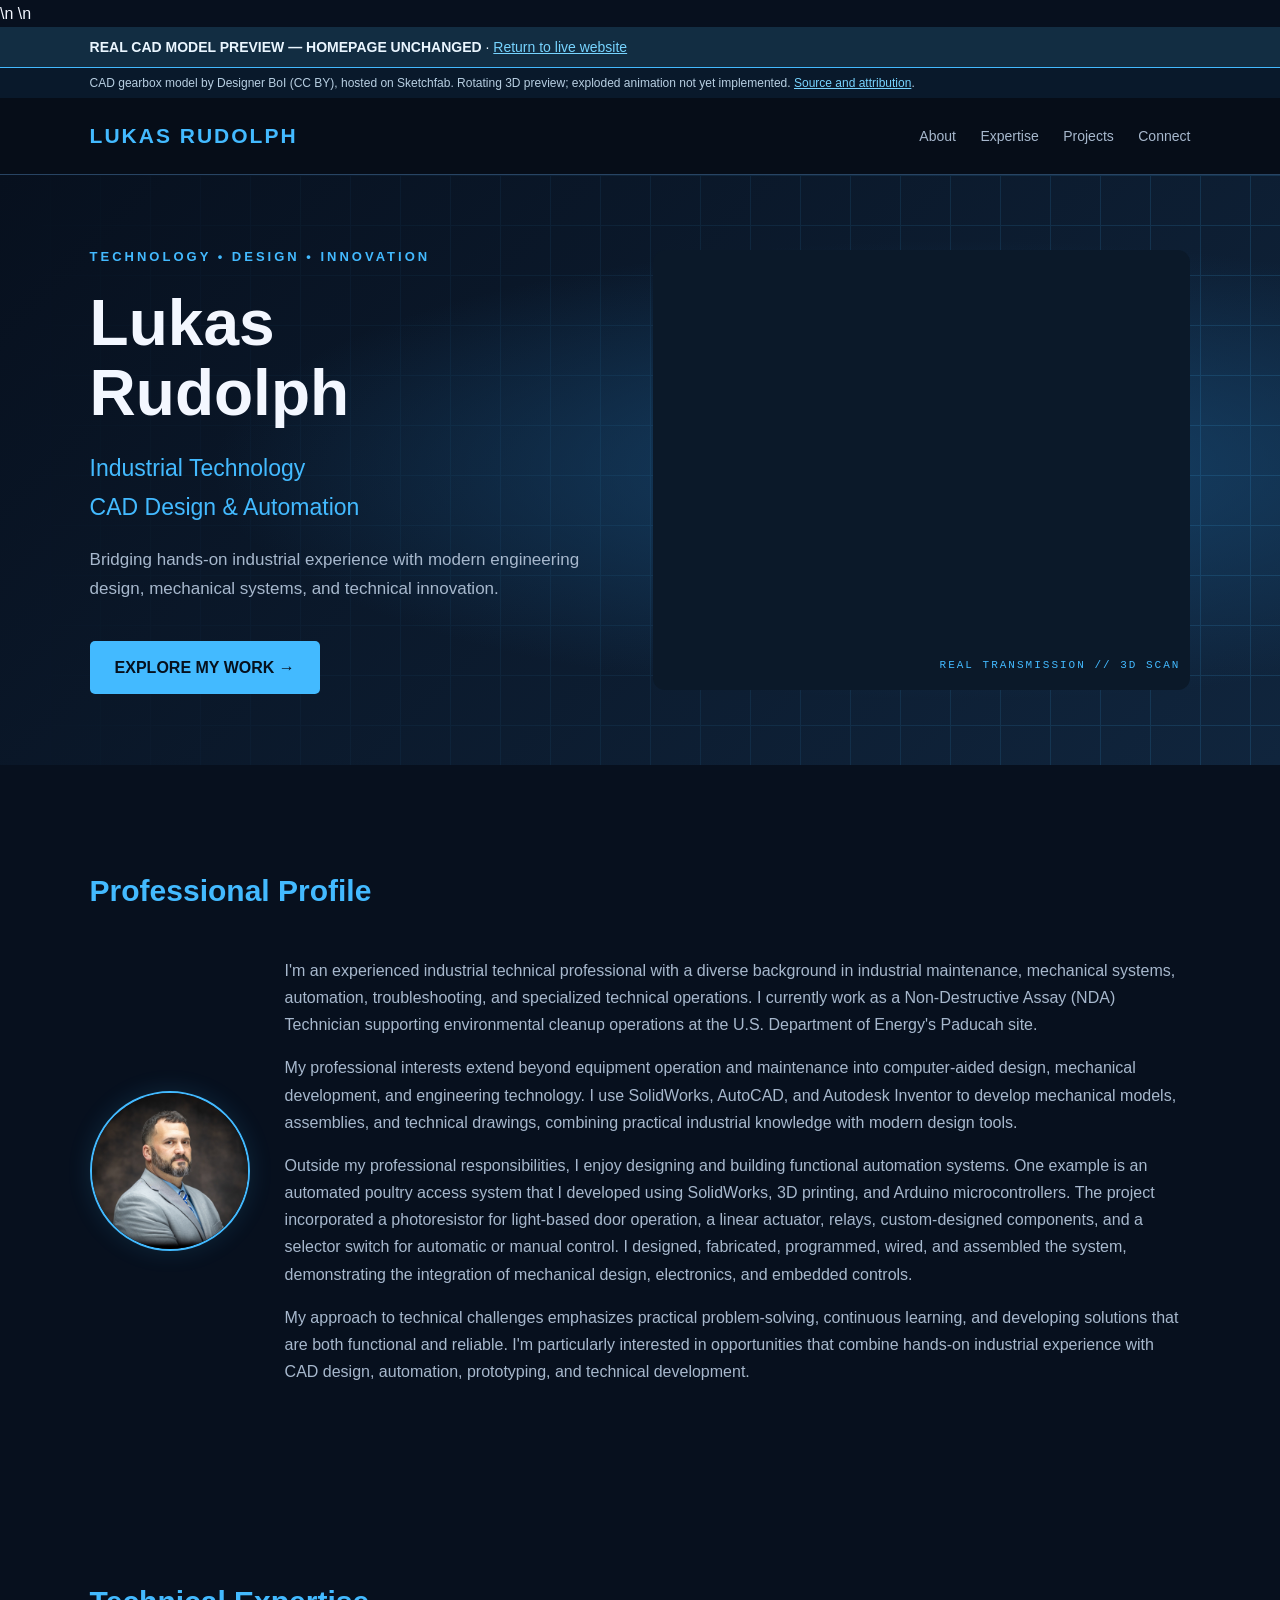
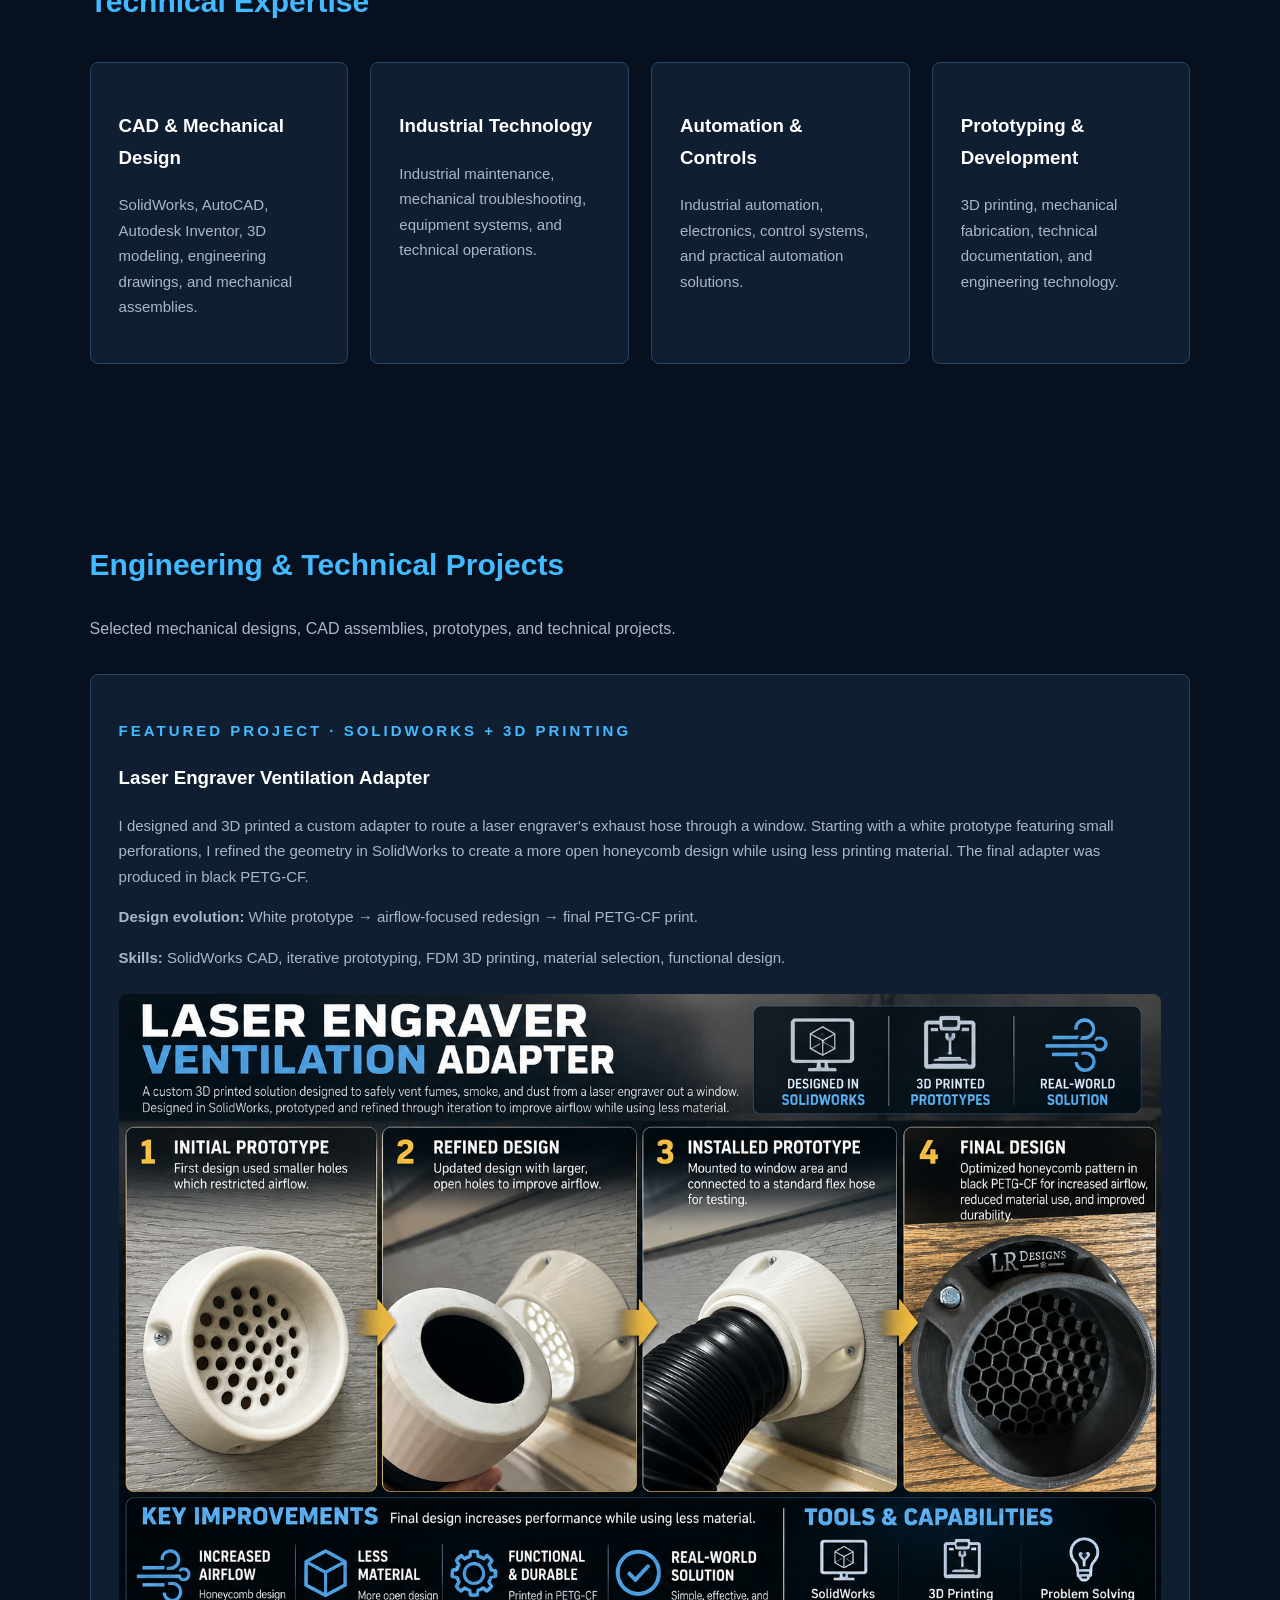
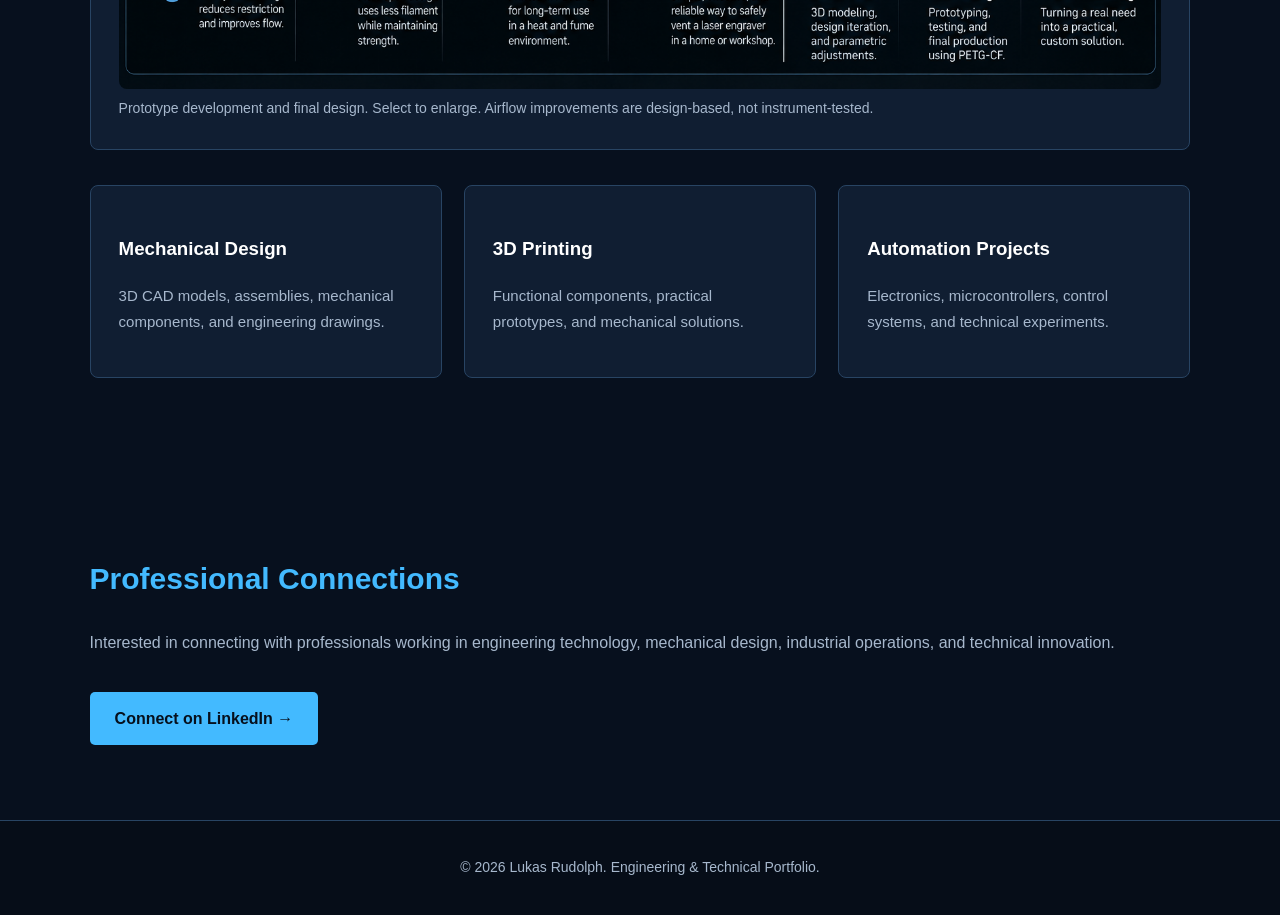
<file: gearbox-preview.html>
<!DOCTYPE html>
<html lang="en">
<head>
<meta charset="UTF-8">
<meta name="viewport" content="width=device-width, initial-scale=1.0">\n<meta name="robots" content="noindex,nofollow">
<meta name="description" content="Lukas Rudolph — industrial technology, CAD design, mechanical systems, automation, and engineering technology.">
<meta name="author" content="Lukas Rudolph">

<title>Animation Preview | Lukas Rudolph</title>

<style>
:root {
    --bg: #07101e;
    --panel: #101e32;
    --blue: #43baff;
    --text: #f3f7ff;
    --muted: #a7b8cd;
    --border: #284463;
}

* {
    box-sizing: border-box;
}

html {
    scroll-behavior: smooth;
}

body {
    margin: 0;
    background: var(--bg);
    color: var(--text);
    font-family: Arial, Helvetica, sans-serif;
    line-height: 1.7;
}

header {
    display: flex;
    justify-content: space-between;
    align-items: center;
    gap: 20px;
    flex-wrap: wrap;
    padding: 20px 7%;
    background: #060d18;
    border-bottom: 1px solid var(--border);
}

.logo {
    color: var(--blue);
    font-size: 21px;
    font-weight: bold;
    letter-spacing: 2px;
}

nav a {
    color: var(--muted);
    margin-left: 20px;
    text-decoration: none;
    font-size: 14px;
}

nav a:hover {
    color: var(--blue);
}

.hero {
    position: relative;
    min-height: 590px;
    display: grid;
    grid-template-columns: 1fr 1fr;
    align-items: center;
    gap: 25px;
    padding: 65px 7%;
    overflow: hidden;
    background:
        radial-gradient(
            ellipse at 75% 50%,
            #16436a 0%,
            transparent 55%
        ),
        linear-gradient(135deg, #07101e, #10253d);
}

.hero::before {
    content: "";
    position: absolute;
    inset: 0;
    pointer-events: none;
    opacity: 0.15;
    background-image:
        linear-gradient(#42baff 1px, transparent 1px),
        linear-gradient(90deg, #42baff 1px, transparent 1px);
    background-size: 50px 50px;
    mask-image: linear-gradient(
        to right,
        transparent,
        black
    );
}

.hero-content {
    position: relative;
    z-index: 2;
}

.eyebrow {
    color: var(--blue);
    font-size: 13px;
    font-weight: bold;
    letter-spacing: 3px;
    text-transform: uppercase;
}

h1 {
    font-size: clamp(42px, 5vw, 72px);
    line-height: 1.1;
    margin: 20px 0;
}

.hero h2 {
    color: var(--blue);
    font-size: 23px;
    font-weight: normal;
}

.hero p {
    color: var(--muted);
    max-width: 580px;
    font-size: 17px;
}

.button {
    display: inline-block;
    background: var(--blue);
    color: #06101d;
    text-decoration: none;
    font-weight: bold;
    padding: 13px 25px;
    border-radius: 5px;
    margin-top: 20px;
    transition: 0.2s;
}

.button:hover {
    background: #91d9ff;
    transform: translateY(-2px);
}

.model-area {
    position: relative;
    height: 440px;
    min-width: 0;
}

#model3d {
    width: 100%;
    height: 100%;
    display: block;
}

.model-label {
    position: absolute;
    bottom: 15px;
    right: 10px;
    color: var(--blue);
    font-family: monospace;
    font-size: 11px;
    letter-spacing: 2px;
    pointer-events: none;
}

section {
    padding: 75px 7%;
    max-width: 1450px;
    margin: auto;
}

section h2 {
    color: var(--blue);
    font-size: 30px;
}

section p {
    color: var(--muted);
}

.grid {
    display: grid;
    grid-template-columns:
        repeat(auto-fit, minmax(240px, 1fr));
    gap: 22px;
    margin-top: 35px;
}

.card {
    background: var(--panel);
    border: 1px solid var(--border);
    padding: 28px;
    border-radius: 8px;
    transition: 0.25s;
}

.card:hover {
    border-color: var(--blue);
    transform: translateY(-4px);
}

.card h3 {
    color: white;
}

.card p {
    font-size: 15px;
}

.profile-layout {
    display: grid;
    grid-template-columns: 160px 1fr;
    gap: 35px;
    align-items: center;
    margin-top: 25px;
}

.profile-photo {
    width: 160px;
    height: 160px;
    border-radius: 50%;
    border: 2px solid var(--blue);
    background: linear-gradient(
        135deg,
        #183b60,
        #091320
    );
    display: flex;
    justify-content: center;
    align-items: center;
    color: var(--blue);
    font-size: 42px;
    font-weight: bold;
    overflow: hidden;
    box-shadow: 0 0 25px #43baff22;
}

.profile-photo img {
    width: 100%;
    height: 100%;
    object-fit: cover;
}

footer {
    text-align: center;
    padding: 35px;
    background: #060d18;
    color: var(--muted);
    border-top: 1px solid var(--border);
    font-size: 14px;
}

@media (max-width: 800px) {
    .hero {
        grid-template-columns: 1fr;
        padding-top: 60px;
    }

    .model-area {
        height: 330px;
    }

    .profile-layout {
        grid-template-columns: 1fr;
    }

    nav a {
        margin: 0 12px 0 0;
    }
}

@media (prefers-reduced-motion: reduce) {
    html {
        scroll-behavior: auto;
    }

    .button,
    .card {
        transition: none;
    }
}
</style>
</head>

<body>\n<div style="background:#122d42;color:#eaf6ff;padding:12px 7%;font:14px Arial,sans-serif;border-bottom:1px solid #43baff"><strong>REAL CAD MODEL PREVIEW — HOMEPAGE UNCHANGED</strong> · <a href="/" style="color:#77d4ff">Return to live website</a></div>

<div style="background:#09192b;color:#b8cfe2;padding:8px 7%;font:12px Arial,sans-serif">CAD gearbox model by Designer BoI (CC BY), hosted on Sketchfab. Rotating 3D preview; exploded animation not yet implemented. <a href="https://sketchfab.com/3d-models/gearbox-assembly-034c29fff408424ea6365bd7dcc954bb" style="color:#77d4ff" target="_blank" rel="noopener">Source and attribution</a>.</div><header>
    <div class="logo">LUKAS RUDOLPH</div>

    <nav>
        <a href="#about">About</a>
        <a href="#expertise">Expertise</a>
        <a href="#projects">Projects</a>
        <a href="#contact">Connect</a>
    </nav>
</header>

<main>

<div class="hero">

    <div class="hero-content">
        <div class="eyebrow">
            Technology • Design • Innovation
        </div>

        <h1>Lukas<br>Rudolph</h1>

        <h2>
            Industrial Technology<br>
            CAD Design & Automation
        </h2>

        <p>
            Bridging hands-on industrial experience
            with modern engineering design,
            mechanical systems, and
            technical innovation.
        </p>

        <a class="button" href="#projects">
            EXPLORE MY WORK →
        </a>
    </div>

    <div class="model-area">
        <canvas id="model3d"
                aria-label="Animated 3D precision gearbox showing synchronized gears and an exploded assembly sequence">
        </canvas>

        <div class="model-label">
            REAL TRANSMISSION // 3D SCAN
        </div>
    </div>

</div>

<section id="about">

    <h2>Professional Profile</h2>

    <div class="profile-layout">

        <div class="profile-photo">
    <img src="Headshot%201.jpg" alt="Lukas Rudolph">
</div>

        <div>
            <p>
    I'm an experienced industrial technical professional
    with a diverse background in industrial maintenance,
    mechanical systems, automation, troubleshooting,
    and specialized technical operations. I currently
    work as a Non-Destructive Assay (NDA) Technician
    supporting environmental cleanup operations
    at the U.S. Department of Energy's Paducah site.
</p>

<p>
    My professional interests extend beyond equipment
    operation and maintenance into computer-aided design,
    mechanical development, and engineering technology.
    I use SolidWorks, AutoCAD, and Autodesk Inventor
    to develop mechanical models, assemblies, and
    technical drawings, combining practical industrial
    knowledge with modern design tools.
</p>

<p>
    Outside my professional responsibilities, I enjoy
    designing and building functional automation systems.
    One example is an automated poultry access system
    that I developed using SolidWorks, 3D printing,
    and Arduino microcontrollers. The project incorporated
    a photoresistor for light-based door operation,
    a linear actuator, relays, custom-designed components,
    and a selector switch for automatic or manual control.
    I designed, fabricated, programmed, wired, and
    assembled the system, demonstrating the integration
    of mechanical design, electronics, and embedded controls.
</p>

<p>
    My approach to technical challenges emphasizes
    practical problem-solving, continuous learning,
    and developing solutions that are both functional
    and reliable. I'm particularly interested in
    opportunities that combine hands-on industrial
    experience with CAD design, automation,
    prototyping, and technical development.
</p>
        </div>

    </div>

</section>

<section id="expertise">

    <h2>Technical Expertise</h2>

    <div class="grid">

        <div class="card">
            <h3>CAD & Mechanical Design</h3>
            <p>
                SolidWorks, AutoCAD,
                Autodesk Inventor,
                3D modeling, engineering drawings,
                and mechanical assemblies.
            </p>
        </div>

        <div class="card">
            <h3>Industrial Technology</h3>
            <p>
                Industrial maintenance,
                mechanical troubleshooting,
                equipment systems,
                and technical operations.
            </p>
        </div>

        <div class="card">
            <h3>Automation & Controls</h3>
            <p>
                Industrial automation,
                electronics, control systems,
                and practical automation solutions.
            </p>
        </div>

        <div class="card">
            <h3>Prototyping & Development</h3>
            <p>
                3D printing, mechanical fabrication,
                technical documentation,
                and engineering technology.
            </p>
        </div>

    </div>

</section>

<section id="projects">

    <h2>Engineering & Technical Projects</h2>

    <p>
        Selected mechanical designs,
        CAD assemblies, prototypes,
        and technical projects.
    </p>


    <article class="card" style="margin-top:32px" aria-labelledby="vent-project-title">
      <p class="eyebrow">Featured Project · SolidWorks + 3D Printing</p>
      <h3 id="vent-project-title">Laser Engraver Ventilation Adapter</h3>
      <p>I designed and 3D printed a custom adapter to route a laser engraver's exhaust hose through a window. Starting with a white prototype featuring small perforations, I refined the geometry in SolidWorks to create a more open honeycomb design while using less printing material. The final adapter was produced in black PETG-CF.</p>
      <p><strong>Design evolution:</strong> White prototype → airflow-focused redesign → final PETG-CF print.</p>
      <p><strong>Skills:</strong> SolidWorks CAD, iterative prototyping, FDM 3D printing, material selection, functional design.</p>
      <figure style="margin:24px 0 0">
        <a href="laser-ventilation-design-process.png.png" target="_blank" rel="noopener noreferrer" aria-label="Open full-size ventilation adapter design infographic">
          <img src="laser-ventilation-design-process.png.png" alt="Design progression from white ventilation adapter prototypes to a black PETG-CF honeycomb adapter" loading="lazy" style="width:100%;height:auto;display:block;border-radius:8px" />
        </a>
        <figcaption style="color:var(--muted);font-size:14px;margin-top:8px">Prototype development and final design. Select to enlarge. Airflow improvements are design-based, not instrument-tested.</figcaption>
      </figure>
    </article>
    <div class="grid">

        <div class="card">
            <h3>Mechanical Design</h3>
            <p>
                3D CAD models, assemblies,
                mechanical components,
                and engineering drawings.
            </p>
        </div>

        <div class="card">
            <h3>3D Printing</h3>
            <p>
                Functional components,
                practical prototypes,
                and mechanical solutions.
            </p>
        </div>

        <div class="card">
            <h3>Automation Projects</h3>
            <p>
                Electronics, microcontrollers,
                control systems,
                and technical experiments.
            </p>
        </div>

    </div>

</section>

<section id="contact">

    <h2>Professional Connections</h2>

    <p>
        Interested in connecting with professionals
        working in engineering technology,
        mechanical design,
        industrial operations,
        and technical innovation.
    </p>

    <a href="https://www.linkedin.com/in/lukas-rudolph-377b45100/"
   target="_blank"
   rel="noopener noreferrer"
   class="button">
    Connect on LinkedIn →
</a>

</section>

</main>

<footer>
    &copy; 2026 Lukas Rudolph.
    Engineering & Technical Portfolio.
</footer>

<script>
const canvas=document.getElementById("model3d");
canvas.style.display="none";
const frame=document.createElement("iframe");
frame.title="High-resolution 3D scan of real mechanical transmission by Artec 3D";
frame.src="https://sketchfab.com/models/5c59e88ece0340d4a5b01b6c8496aafe/embed?autostart=1&autospin=0.18&ui_controls=1&ui_infos=0&transparent=1";
frame.allow="autoplay; fullscreen; xr-spatial-tracking";
frame.setAttribute("allowfullscreen","");
frame.style.cssText="display:block;width:100%;height:100%;border:0;border-radius:12px;background:#0b1929";
canvas.parentNode.insertBefore(frame,canvas);
</script>

</body>
</html>
</file>
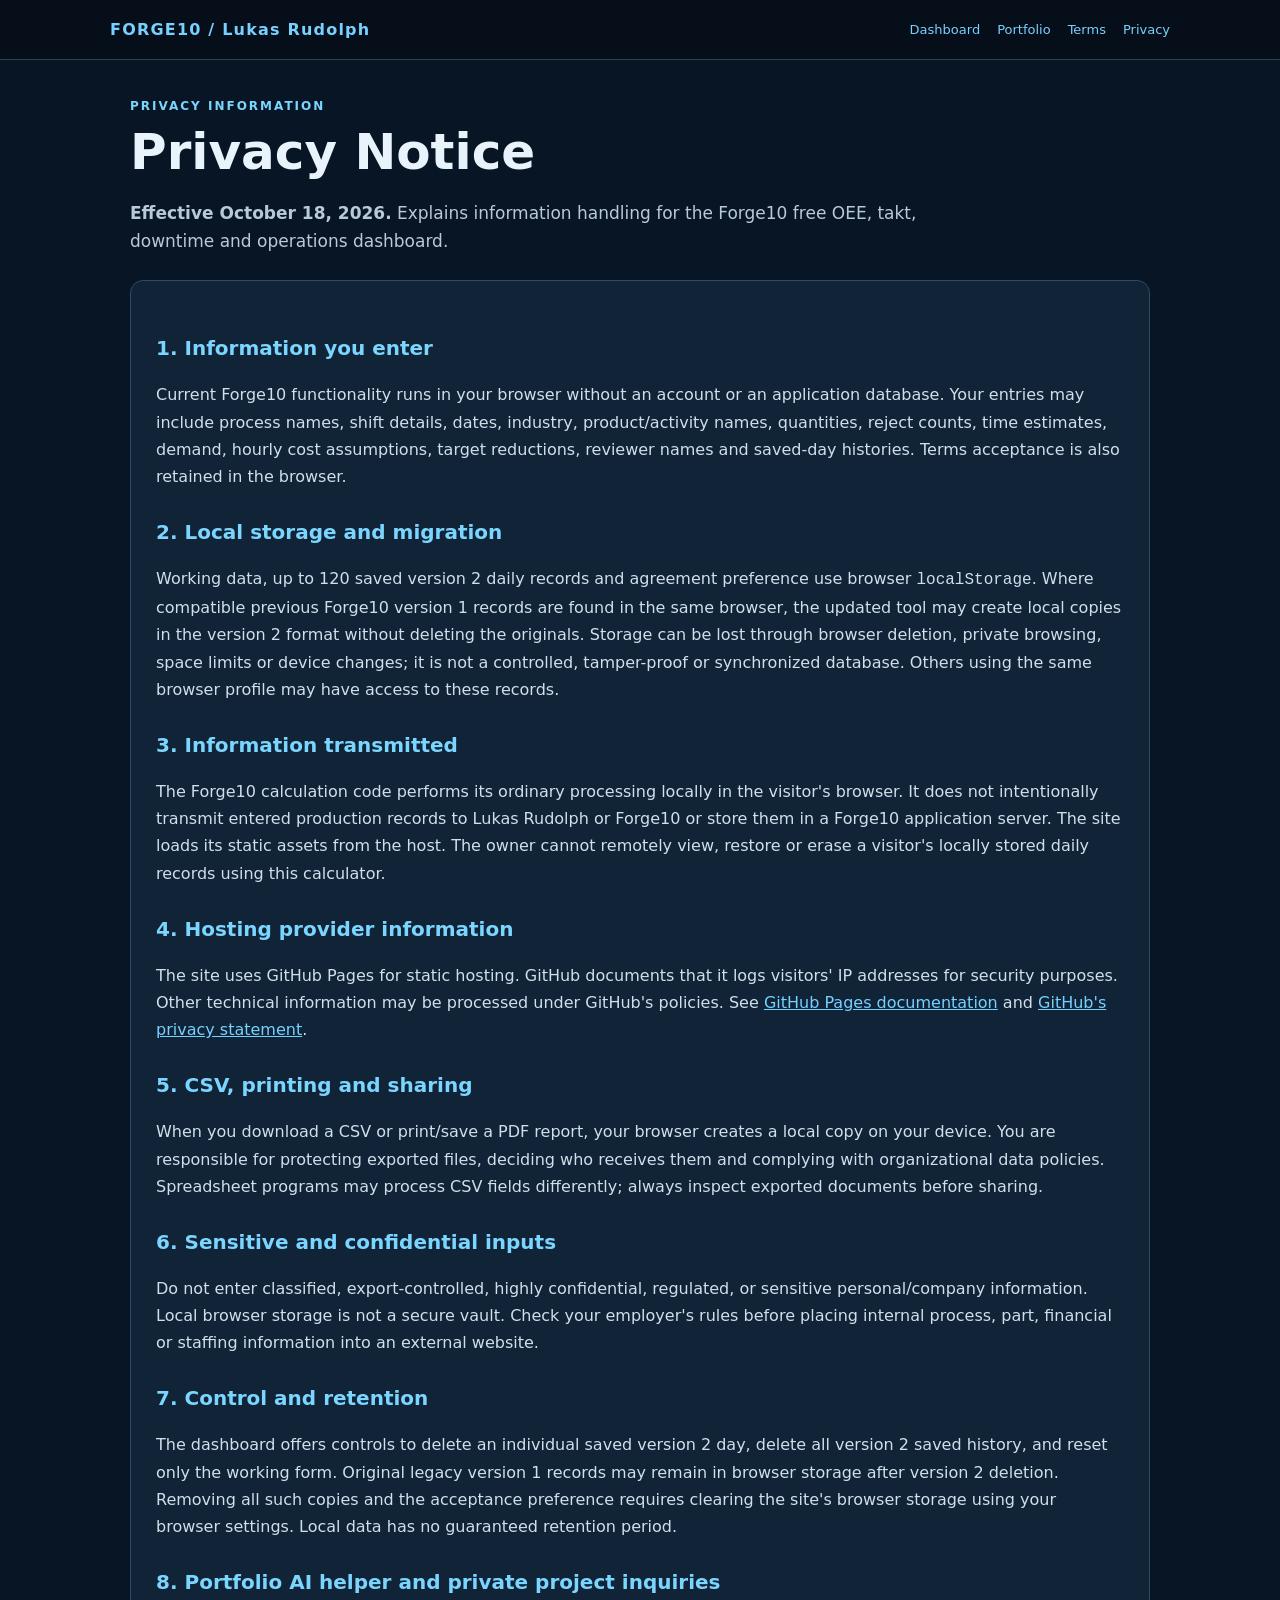
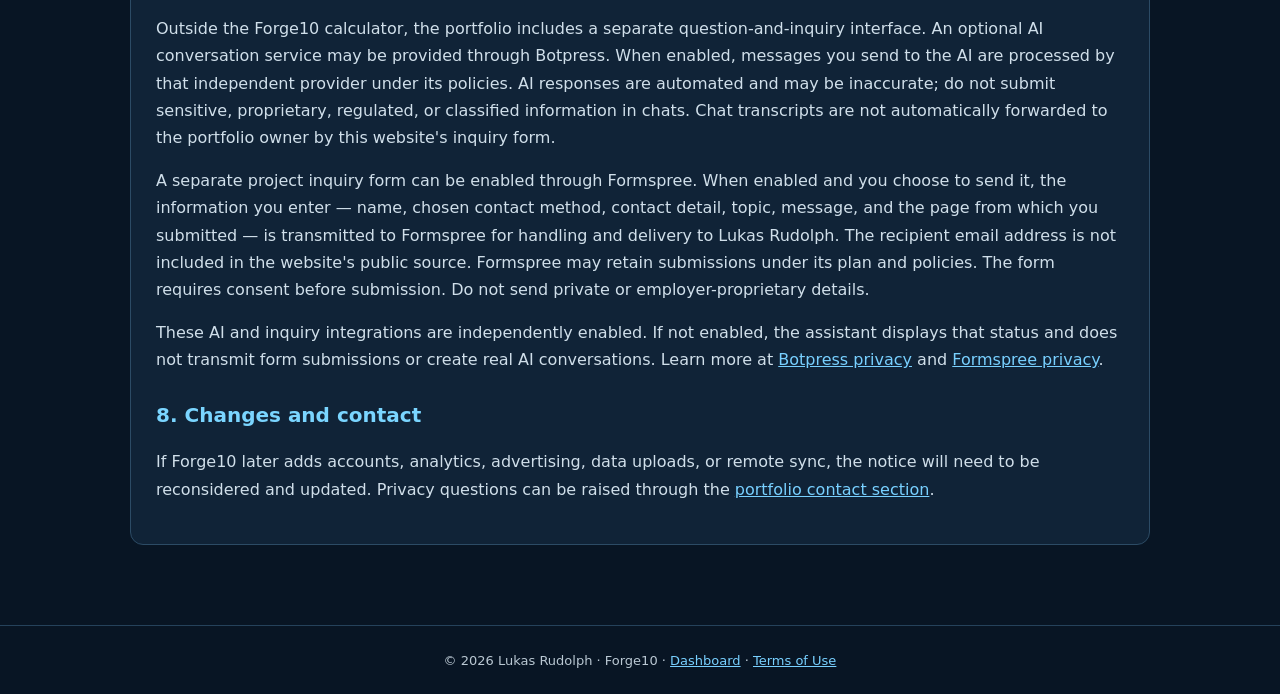
<file: privacy-notice.html>
<!doctype html><html lang="en"><head><meta charset="utf-8"><meta name="viewport" content="width=device-width,initial-scale=1"><meta name="robots" content="index,follow"><meta name="description" content="Privacy notice for Forge10's free OEE, takt and downtime dashboard."><link rel="canonical" href="https://lukasrudolphky.github.io/privacy-notice.html"><title>Privacy Notice | Forge10 Dashboard</title><style>:root{color-scheme:dark}*{box-sizing:border-box}body{margin:0;background:#081524;color:#e8f3fb;font:16px/1.7 system-ui,Arial,sans-serif}a{color:#78d0ff}header{background:#060e19;border-bottom:1px solid #28445d;display:flex;justify-content:space-between;gap:16px;flex-wrap:wrap;align-items:center;padding:16px max(20px,calc((100vw - 1060px)/2))}header b{color:#78d0ff;letter-spacing:1.2px}nav{display:flex;flex-wrap:wrap;gap:17px}nav a{text-decoration:none;font-size:13px}main{max-width:1060px;margin:auto;padding:36px 20px 80px}h1{font-size:clamp(33px,5vw,50px);line-height:1.2;margin:5px 0 12px}h2{font-size:20px;color:#7ad5ff;margin:25px 0 7px}p{color:#d0dfea}.tag{color:#7ad5ff;text-transform:uppercase;letter-spacing:2px;font-size:12px;font-weight:700}.lead{font-size:17px;color:#b9cad7;max-width:850px}.panel{background:#102337;border:1px solid #2c4b65;padding:25px;border-radius:13px;margin-top:24px}footer{padding:24px;text-align:center;font-size:13px;border-top:1px solid #25425b;color:#bac8d3}@media(max-width:600px){.panel{padding:15px}}</style></head><body><header><b>FORGE10 / Lukas Rudolph</b><nav aria-label="Navigation"><a href="free-oee-tracker.html">Dashboard</a><a href="index.html">Portfolio</a><a href="terms-of-use.html">Terms</a><a href="privacy-notice.html">Privacy</a></nav></header><main><div class="tag">Privacy information</div><h1>Privacy Notice</h1><p class="lead"><b>Effective October 18, 2026.</b> Explains information handling for the Forge10 free OEE, takt, downtime and operations dashboard.</p><article class="panel"><h2>1. Information you enter</h2><p>Current Forge10 functionality runs in your browser without an account or an application database. Your entries may include process names, shift details, dates, industry, product/activity names, quantities, reject counts, time estimates, demand, hourly cost assumptions, target reductions, reviewer names and saved-day histories. Terms acceptance is also retained in the browser.</p><h2>2. Local storage and migration</h2><p>Working data, up to 120 saved version 2 daily records and agreement preference use browser <code>localStorage</code>. Where compatible previous Forge10 version 1 records are found in the same browser, the updated tool may create local copies in the version 2 format without deleting the originals. Storage can be lost through browser deletion, private browsing, space limits or device changes; it is not a controlled, tamper-proof or synchronized database. Others using the same browser profile may have access to these records.</p><h2>3. Information transmitted</h2><p>The Forge10 calculation code performs its ordinary processing locally in the visitor's browser. It does not intentionally transmit entered production records to Lukas Rudolph or Forge10 or store them in a Forge10 application server. The site loads its static assets from the host. The owner cannot remotely view, restore or erase a visitor's locally stored daily records using this calculator.</p><h2>4. Hosting provider information</h2><p>The site uses GitHub Pages for static hosting. GitHub documents that it logs visitors' IP addresses for security purposes. Other technical information may be processed under GitHub's policies. See <a href="https://docs.github.com/en/pages/getting-started-with-github-pages/what-is-github-pages">GitHub Pages documentation</a> and <a href="https://docs.github.com/en/site-policy/privacy-policies/github-general-privacy-statement">GitHub's privacy statement</a>.</p><h2>5. CSV, printing and sharing</h2><p>When you download a CSV or print/save a PDF report, your browser creates a local copy on your device. You are responsible for protecting exported files, deciding who receives them and complying with organizational data policies. Spreadsheet programs may process CSV fields differently; always inspect exported documents before sharing.</p><h2>6. Sensitive and confidential inputs</h2><p>Do not enter classified, export-controlled, highly confidential, regulated, or sensitive personal/company information. Local browser storage is not a secure vault. Check your employer's rules before placing internal process, part, financial or staffing information into an external website.</p><h2>7. Control and retention</h2><p>The dashboard offers controls to delete an individual saved version 2 day, delete all version 2 saved history, and reset only the working form. Original legacy version 1 records may remain in browser storage after version 2 deletion. Removing all such copies and the acceptance preference requires clearing the site's browser storage using your browser settings. Local data has no guaranteed retention period.</p><h2>8. Portfolio AI helper and private project inquiries</h2><p>Outside the Forge10 calculator, the portfolio includes a separate question-and-inquiry interface. An optional AI conversation service may be provided through Botpress. When enabled, messages you send to the AI are processed by that independent provider under its policies. AI responses are automated and may be inaccurate; do not submit sensitive, proprietary, regulated, or classified information in chats. Chat transcripts are not automatically forwarded to the portfolio owner by this website's inquiry form.</p><p>A separate project inquiry form can be enabled through Formspree. When enabled and you choose to send it, the information you enter — name, chosen contact method, contact detail, topic, message, and the page from which you submitted — is transmitted to Formspree for handling and delivery to Lukas Rudolph. The recipient email address is not included in the website's public source. Formspree may retain submissions under its plan and policies. The form requires consent before submission. Do not send private or employer-proprietary details.</p><p>These AI and inquiry integrations are independently enabled. If not enabled, the assistant displays that status and does not transmit form submissions or create real AI conversations. Learn more at <a href="https://botpress.com/privacy" target="_blank" rel="noopener noreferrer">Botpress privacy</a> and <a href="https://formspree.io/legal/privacy-policy/" target="_blank" rel="noopener noreferrer">Formspree privacy</a>.</p><h2>8. Changes and contact</h2><p>If Forge10 later adds accounts, analytics, advertising, data uploads, or remote sync, the notice will need to be reconsidered and updated. Privacy questions can be raised through the <a href="index.html#contact">portfolio contact section</a>.</p></article></main><footer>© 2026 Lukas Rudolph · Forge10 · <a href="free-oee-tracker.html">Dashboard</a> · <a href="terms-of-use.html">Terms of Use</a></footer></body></html>
</file>
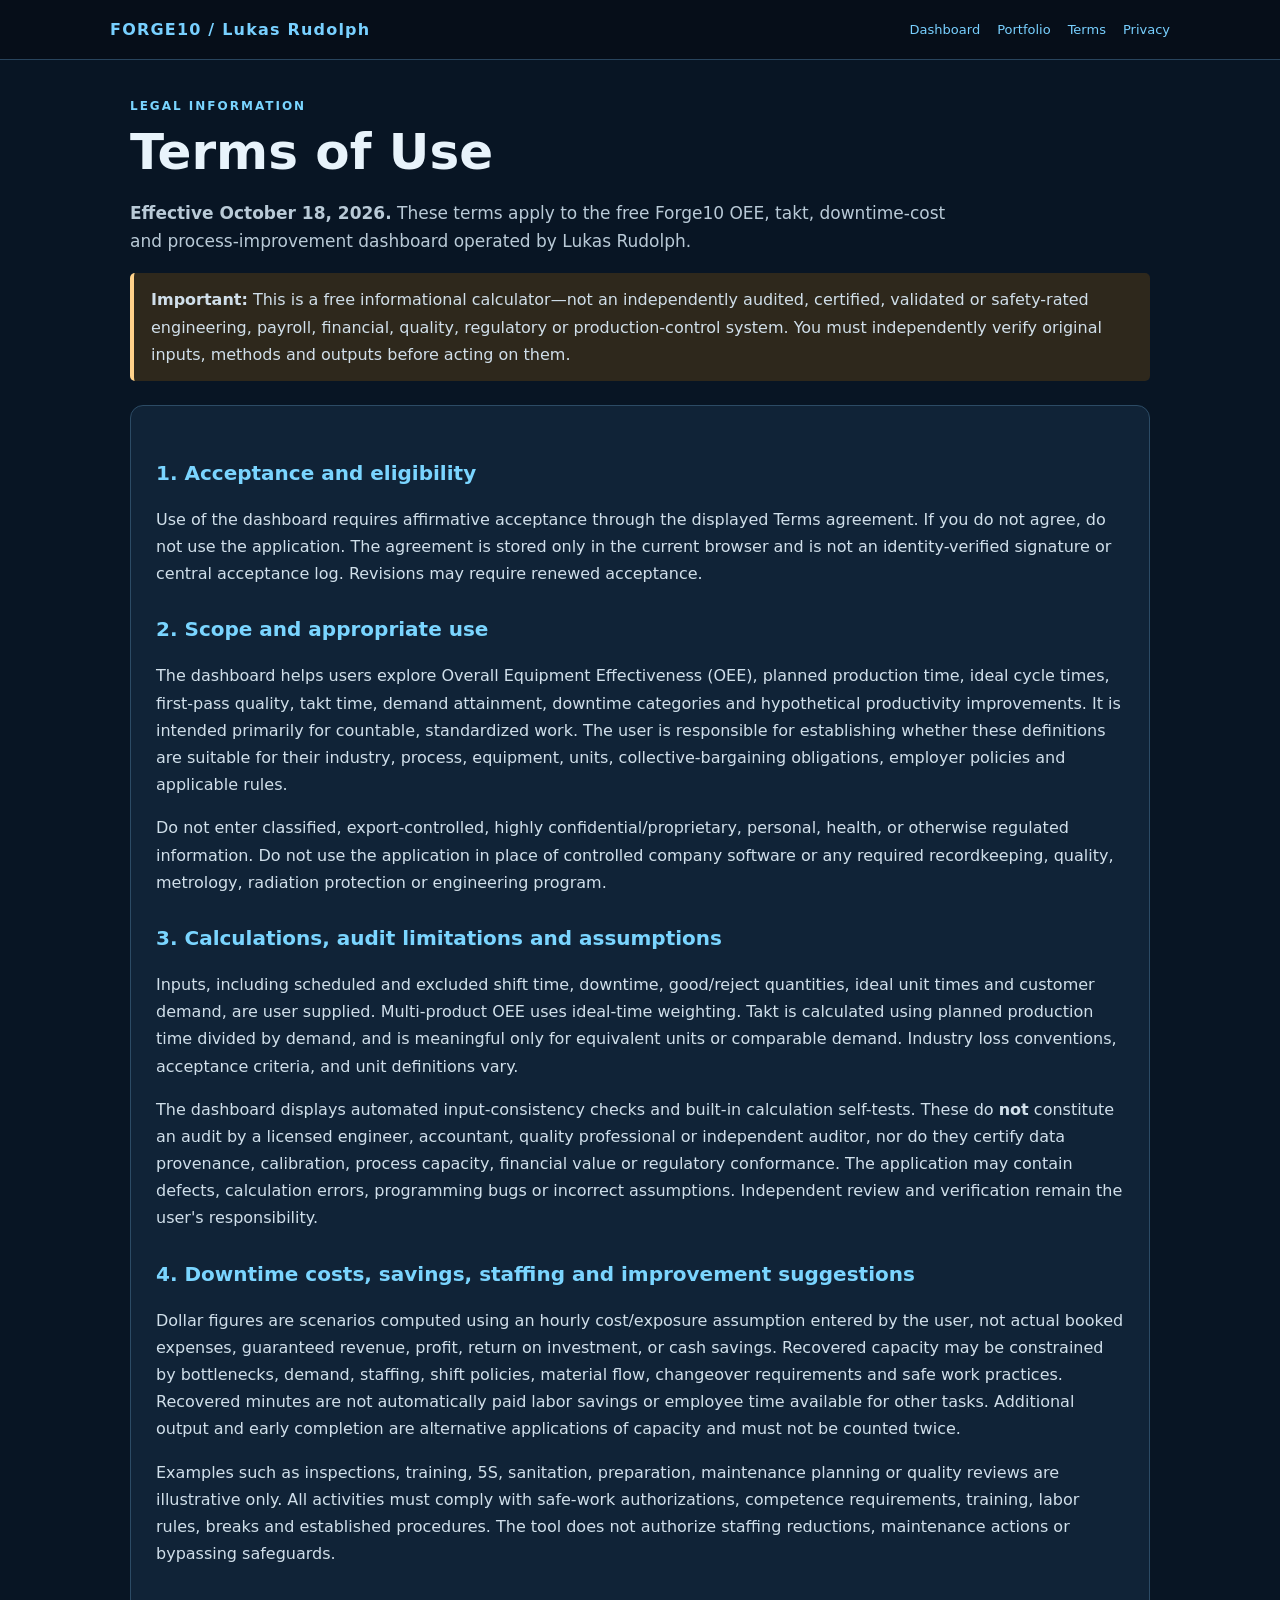
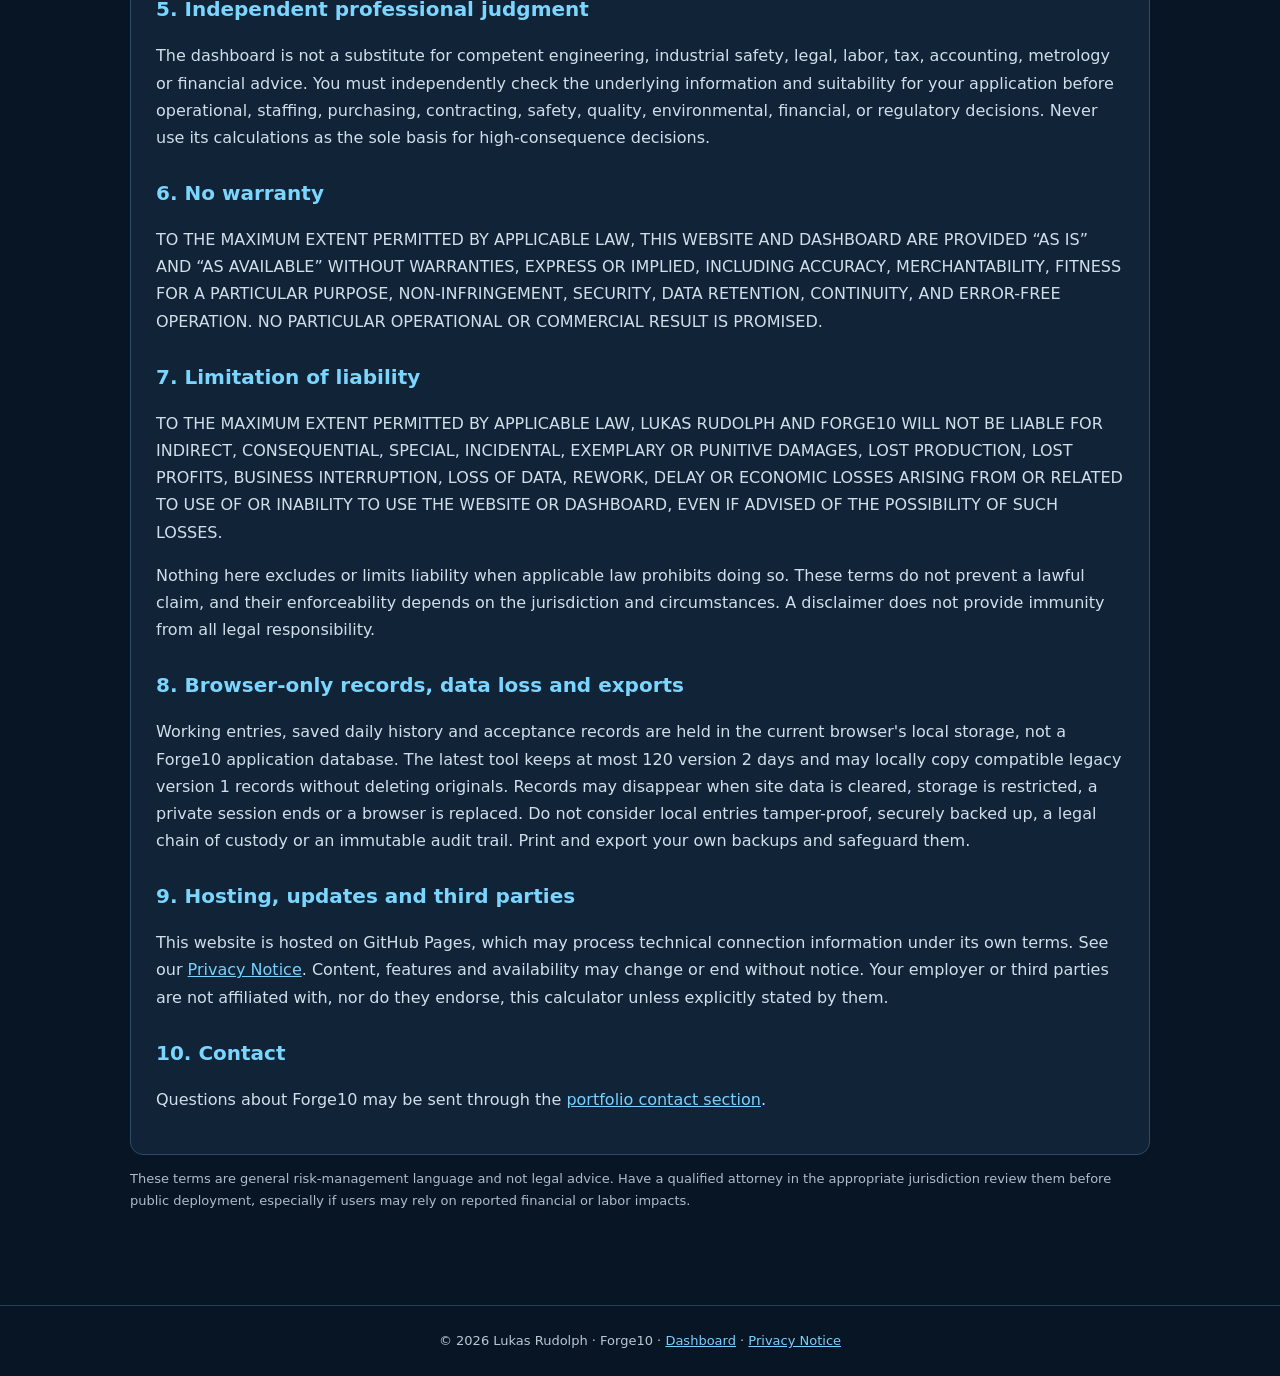
<file: terms-of-use.html>
<!doctype html><html lang="en"><head><meta charset="utf-8"><meta name="viewport" content="width=device-width,initial-scale=1"><meta name="robots" content="index,follow"><meta name="description" content="Terms of use and important limitations for the free Forge10 OEE, takt time and downtime analysis dashboard."><link rel="canonical" href="https://lukasrudolphky.github.io/terms-of-use.html"><title>Terms of Use | Forge10 Free Operations Dashboard</title><style>:root{color-scheme:dark}*{box-sizing:border-box}body{margin:0;background:#081524;color:#e8f3fb;font:16px/1.7 system-ui,Arial,sans-serif}a{color:#78d0ff}header{background:#060e19;border-bottom:1px solid #28445d;display:flex;justify-content:space-between;gap:16px;flex-wrap:wrap;align-items:center;padding:16px max(20px,calc((100vw - 1060px)/2))}header b{color:#78d0ff;letter-spacing:1.2px}nav{display:flex;flex-wrap:wrap;gap:17px}nav a{text-decoration:none;font-size:13px}main{max-width:1060px;margin:auto;padding:36px 20px 80px}h1{font-size:clamp(33px,5vw,50px);line-height:1.2;margin:5px 0 12px}h2{font-size:20px;color:#7ad5ff;margin:25px 0 7px}p,li{color:#d0dfea}.tag{color:#7ad5ff;text-transform:uppercase;letter-spacing:2px;font-size:12px;font-weight:700}.lead{font-size:17px;color:#b9cad7;max-width:850px}.panel{background:#102337;border:1px solid #2c4b65;padding:25px;border-radius:13px;margin-top:24px}.notice{background:#2e281c;border-left:4px solid #ffd28a;padding:13px 17px;border-radius:5px}.small{font-size:13px;color:#adbdca}footer{padding:24px;text-align:center;font-size:13px;border-top:1px solid #25425b;color:#bac8d3}@media(max-width:600px){.panel{padding:15px}}</style></head><body><header><b>FORGE10 / Lukas Rudolph</b><nav aria-label="Navigation"><a href="free-oee-tracker.html">Dashboard</a><a href="index.html">Portfolio</a><a href="terms-of-use.html">Terms</a><a href="privacy-notice.html">Privacy</a></nav></header><main><div class="tag">Legal information</div><h1>Terms of Use</h1><p class="lead"><b>Effective October 18, 2026.</b> These terms apply to the free Forge10 OEE, takt, downtime-cost and process-improvement dashboard operated by Lukas Rudolph.</p><p class="notice"><b>Important:</b> This is a free informational calculator—not an independently audited, certified, validated or safety-rated engineering, payroll, financial, quality, regulatory or production-control system. You must independently verify original inputs, methods and outputs before acting on them.</p><article class="panel"><h2>1. Acceptance and eligibility</h2><p>Use of the dashboard requires affirmative acceptance through the displayed Terms agreement. If you do not agree, do not use the application. The agreement is stored only in the current browser and is not an identity-verified signature or central acceptance log. Revisions may require renewed acceptance.</p><h2>2. Scope and appropriate use</h2><p>The dashboard helps users explore Overall Equipment Effectiveness (OEE), planned production time, ideal cycle times, first-pass quality, takt time, demand attainment, downtime categories and hypothetical productivity improvements. It is intended primarily for countable, standardized work. The user is responsible for establishing whether these definitions are suitable for their industry, process, equipment, units, collective-bargaining obligations, employer policies and applicable rules.</p><p>Do not enter classified, export-controlled, highly confidential/proprietary, personal, health, or otherwise regulated information. Do not use the application in place of controlled company software or any required recordkeeping, quality, metrology, radiation protection or engineering program.</p><h2>3. Calculations, audit limitations and assumptions</h2><p>Inputs, including scheduled and excluded shift time, downtime, good/reject quantities, ideal unit times and customer demand, are user supplied. Multi-product OEE uses ideal-time weighting. Takt is calculated using planned production time divided by demand, and is meaningful only for equivalent units or comparable demand. Industry loss conventions, acceptance criteria, and unit definitions vary.</p><p>The dashboard displays automated input-consistency checks and built-in calculation self-tests. These do <b>not</b> constitute an audit by a licensed engineer, accountant, quality professional or independent auditor, nor do they certify data provenance, calibration, process capacity, financial value or regulatory conformance. The application may contain defects, calculation errors, programming bugs or incorrect assumptions. Independent review and verification remain the user's responsibility.</p><h2>4. Downtime costs, savings, staffing and improvement suggestions</h2><p>Dollar figures are scenarios computed using an hourly cost/exposure assumption entered by the user, not actual booked expenses, guaranteed revenue, profit, return on investment, or cash savings. Recovered capacity may be constrained by bottlenecks, demand, staffing, shift policies, material flow, changeover requirements and safe work practices. Recovered minutes are not automatically paid labor savings or employee time available for other tasks. Additional output and early completion are alternative applications of capacity and must not be counted twice.</p><p>Examples such as inspections, training, 5S, sanitation, preparation, maintenance planning or quality reviews are illustrative only. All activities must comply with safe-work authorizations, competence requirements, training, labor rules, breaks and established procedures. The tool does not authorize staffing reductions, maintenance actions or bypassing safeguards.</p><h2>5. Independent professional judgment</h2><p>The dashboard is not a substitute for competent engineering, industrial safety, legal, labor, tax, accounting, metrology or financial advice. You must independently check the underlying information and suitability for your application before operational, staffing, purchasing, contracting, safety, quality, environmental, financial, or regulatory decisions. Never use its calculations as the sole basis for high-consequence decisions.</p><h2>6. No warranty</h2><p>TO THE MAXIMUM EXTENT PERMITTED BY APPLICABLE LAW, THIS WEBSITE AND DASHBOARD ARE PROVIDED “AS IS” AND “AS AVAILABLE” WITHOUT WARRANTIES, EXPRESS OR IMPLIED, INCLUDING ACCURACY, MERCHANTABILITY, FITNESS FOR A PARTICULAR PURPOSE, NON-INFRINGEMENT, SECURITY, DATA RETENTION, CONTINUITY, AND ERROR-FREE OPERATION. NO PARTICULAR OPERATIONAL OR COMMERCIAL RESULT IS PROMISED.</p><h2>7. Limitation of liability</h2><p>TO THE MAXIMUM EXTENT PERMITTED BY APPLICABLE LAW, LUKAS RUDOLPH AND FORGE10 WILL NOT BE LIABLE FOR INDIRECT, CONSEQUENTIAL, SPECIAL, INCIDENTAL, EXEMPLARY OR PUNITIVE DAMAGES, LOST PRODUCTION, LOST PROFITS, BUSINESS INTERRUPTION, LOSS OF DATA, REWORK, DELAY OR ECONOMIC LOSSES ARISING FROM OR RELATED TO USE OF OR INABILITY TO USE THE WEBSITE OR DASHBOARD, EVEN IF ADVISED OF THE POSSIBILITY OF SUCH LOSSES.</p><p>Nothing here excludes or limits liability when applicable law prohibits doing so. These terms do not prevent a lawful claim, and their enforceability depends on the jurisdiction and circumstances. A disclaimer does not provide immunity from all legal responsibility.</p><h2>8. Browser-only records, data loss and exports</h2><p>Working entries, saved daily history and acceptance records are held in the current browser's local storage, not a Forge10 application database. The latest tool keeps at most 120 version 2 days and may locally copy compatible legacy version 1 records without deleting originals. Records may disappear when site data is cleared, storage is restricted, a private session ends or a browser is replaced. Do not consider local entries tamper-proof, securely backed up, a legal chain of custody or an immutable audit trail. Print and export your own backups and safeguard them.</p><h2>9. Hosting, updates and third parties</h2><p>This website is hosted on GitHub Pages, which may process technical connection information under its own terms. See our <a href="privacy-notice.html">Privacy Notice</a>. Content, features and availability may change or end without notice. Your employer or third parties are not affiliated with, nor do they endorse, this calculator unless explicitly stated by them.</p><h2>10. Contact</h2><p>Questions about Forge10 may be sent through the <a href="index.html#contact">portfolio contact section</a>.</p></article><p class="small">These terms are general risk-management language and not legal advice. Have a qualified attorney in the appropriate jurisdiction review them before public deployment, especially if users may rely on reported financial or labor impacts.</p></main><footer>© 2026 Lukas Rudolph · Forge10 · <a href="free-oee-tracker.html">Dashboard</a> · <a href="privacy-notice.html">Privacy Notice</a></footer></body></html>
</file>
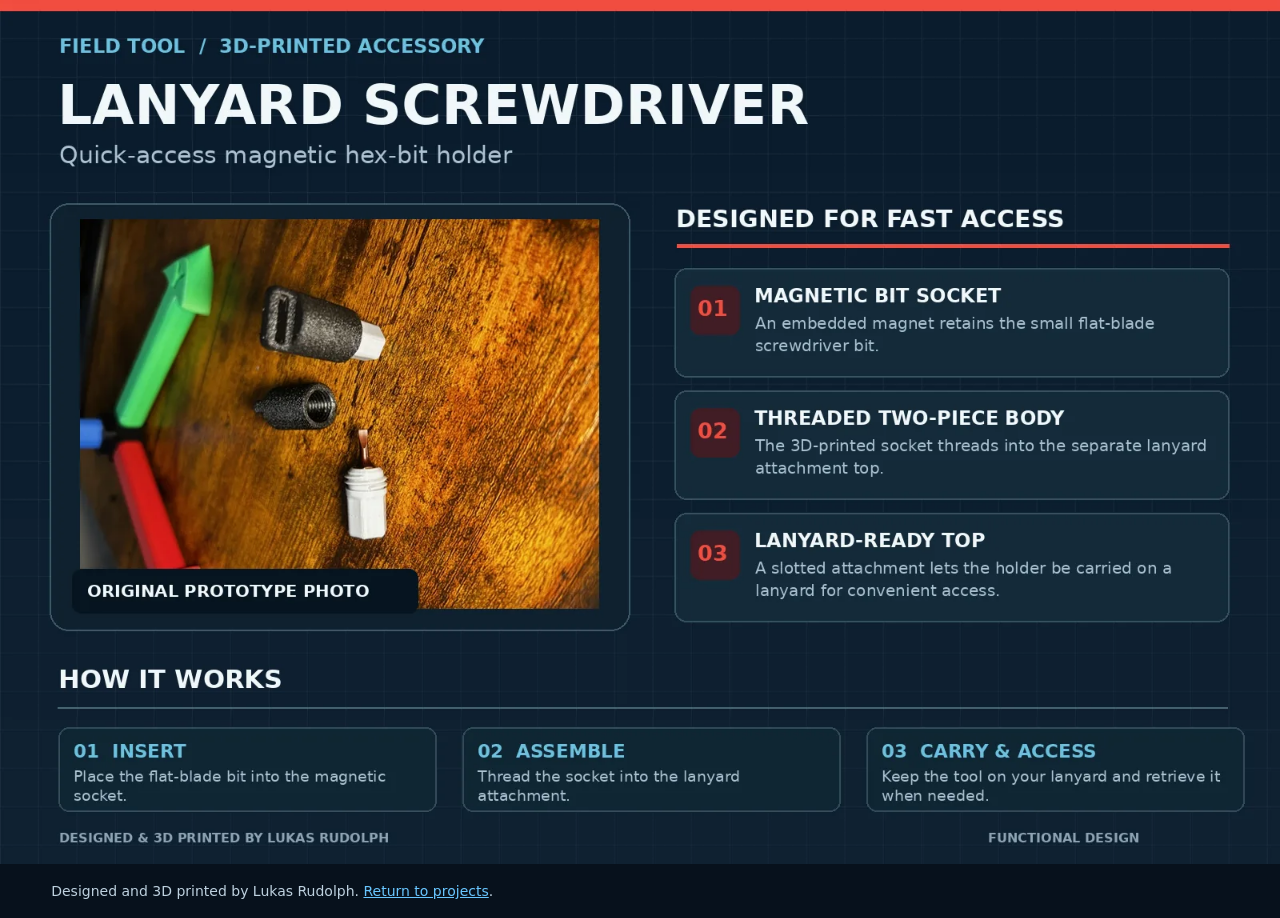
<file: projects/lanyard-screwdriver-holder.html>
<!doctype html><html lang="en"><head><meta charset="utf-8"><meta name="viewport" content="width=device-width,initial-scale=1"><meta name="description" content="Original 3D-printed lanyard screwdriver holder with a magnetic bit socket and threaded lanyard attachment, designed by Lukas Rudolph."><title>Magnetic Lanyard Screwdriver Holder | Lukas Rudolph</title><style>*{box-sizing:border-box}body{margin:0;background:#07111c;color:#e9f3fb;font:16px system-ui,Arial,sans-serif}main{max-width:1600px;margin:auto}img{display:block;width:100%;height:auto}.note{padding:16px 4%;font-size:14px;line-height:1.6;color:#bed1df}a{color:#69c6ff}</style></head><body><main><img src="[data-uri]" alt="Infographic of Lukas Rudolph's 3D-printed lanyard screwdriver holder, showing the embedded magnet, small flat-blade bit, threaded base and slotted lanyard top."><div class="note">Designed and 3D printed by Lukas Rudolph. <a href="../index.html#projects">Return to projects</a>.</div></main></body></html>
</file>
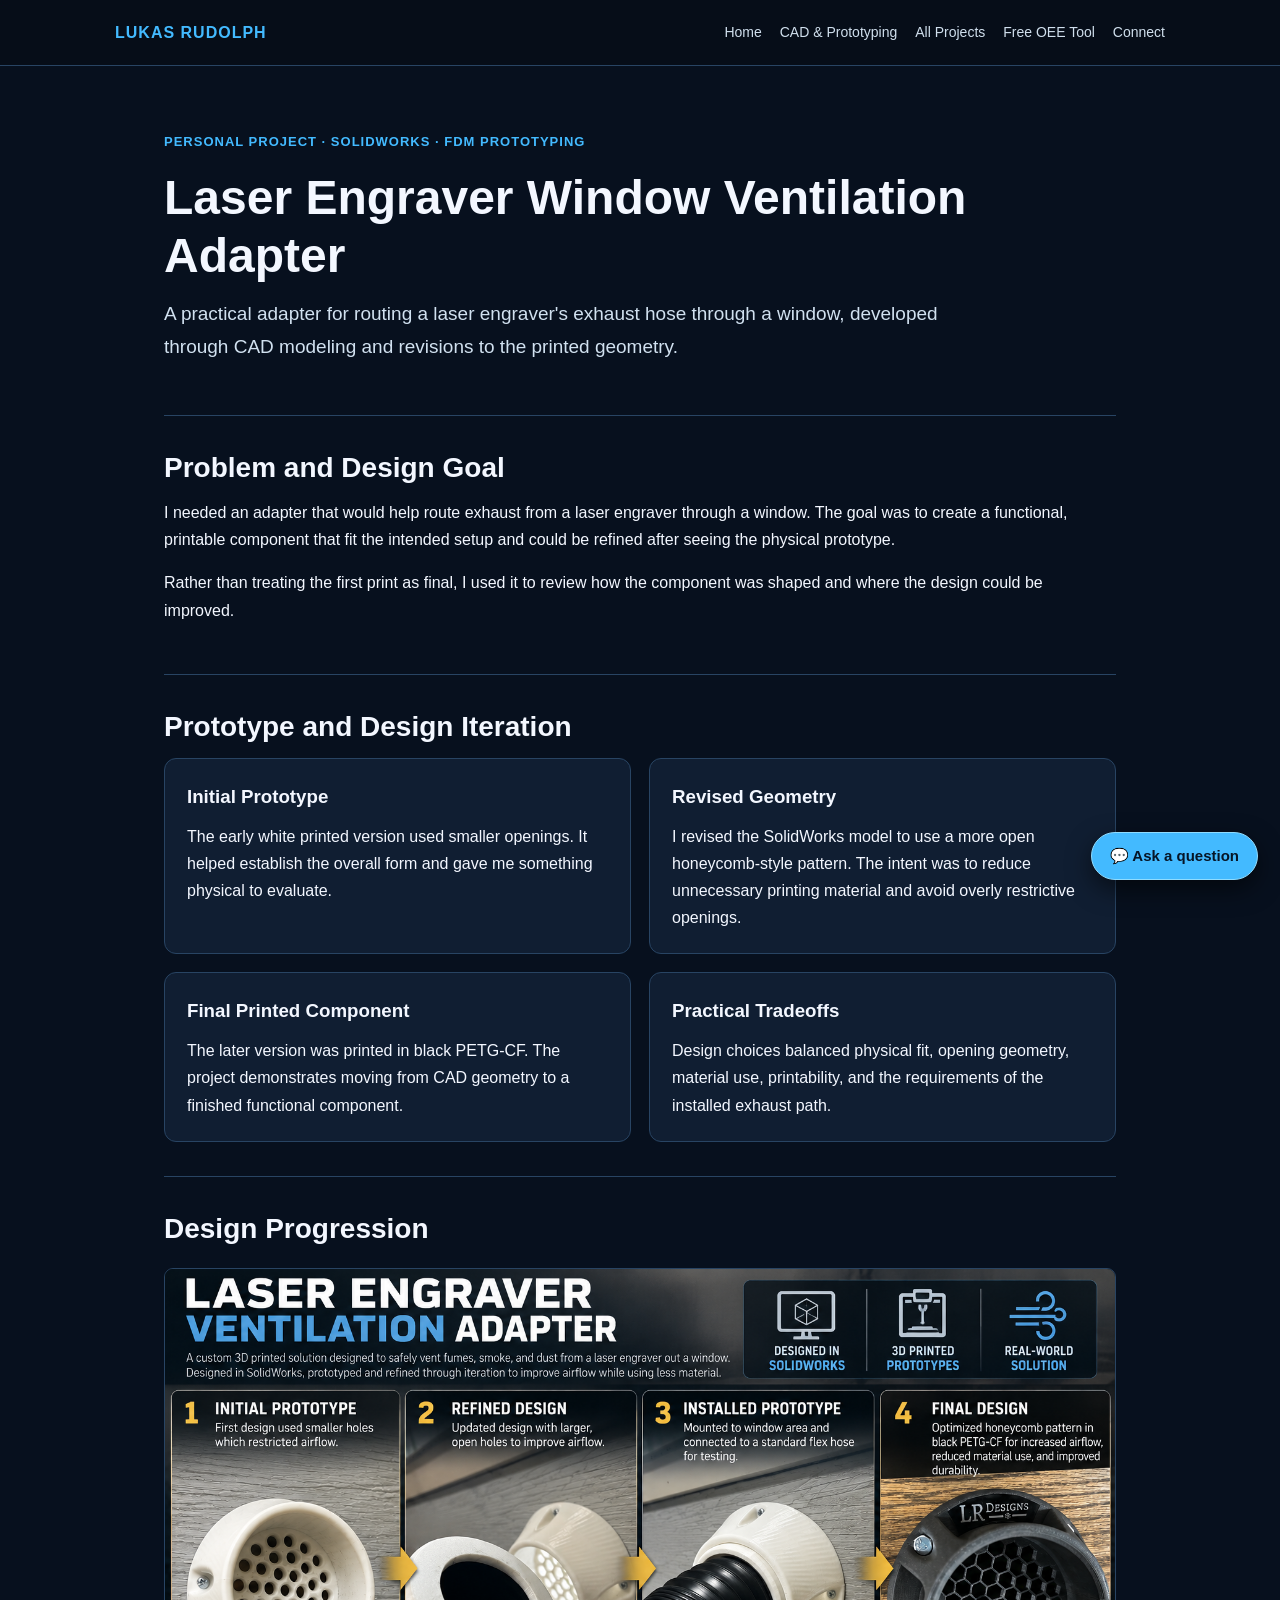
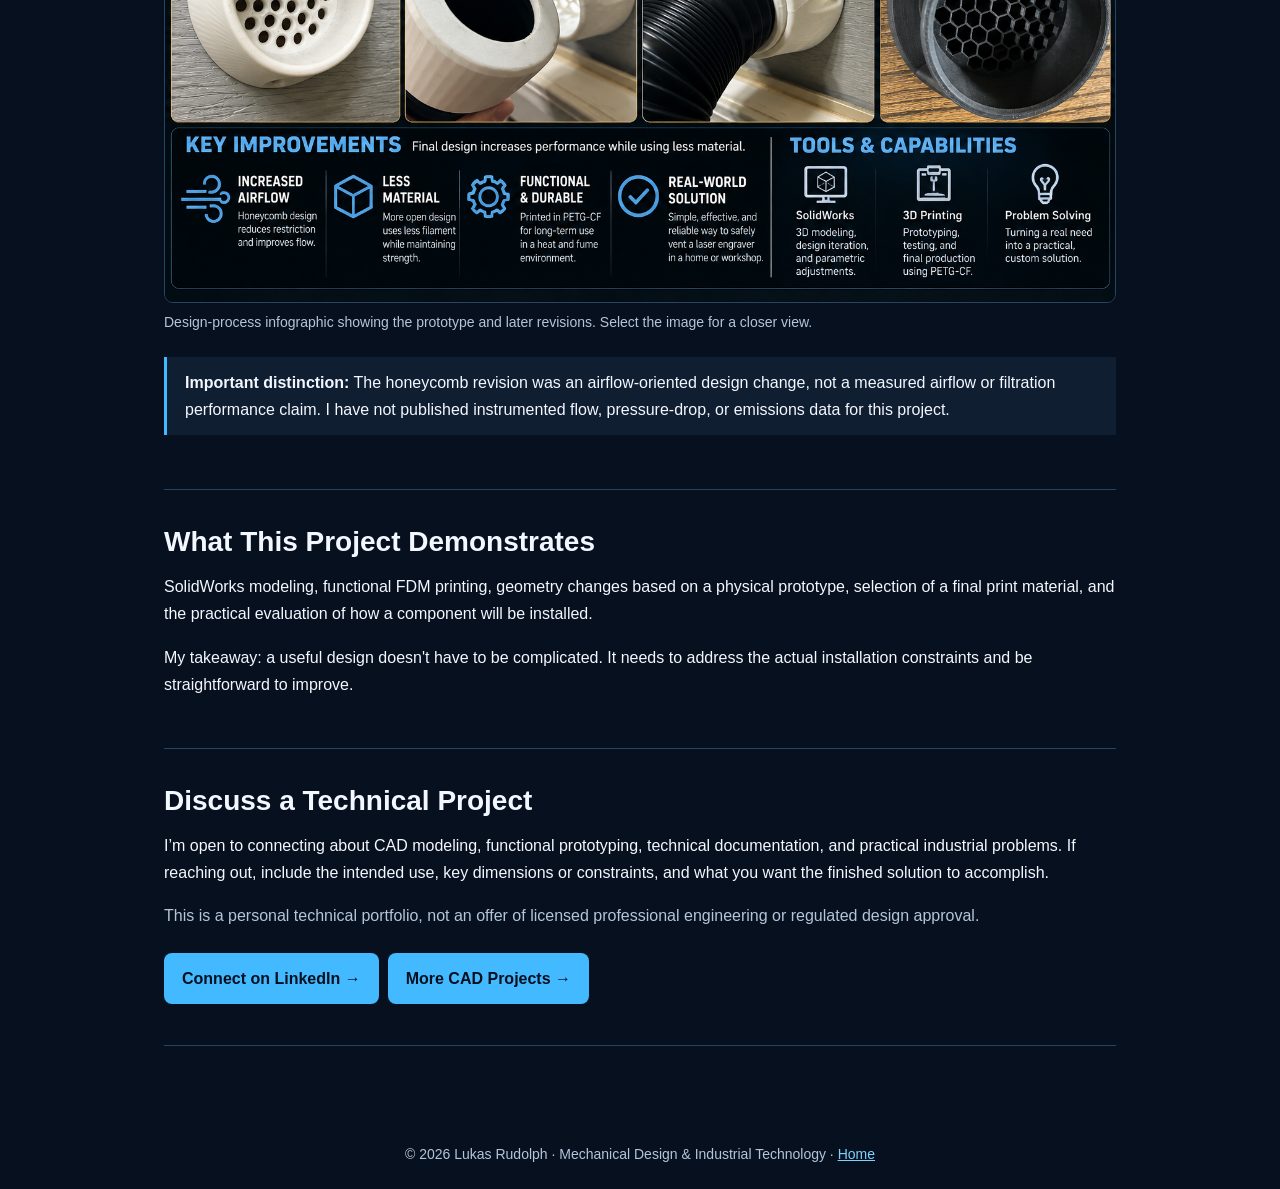
<file: projects/laser-engraver-ventilation-adapter.html>
<!doctype html>
<html lang="en">
<head>
<meta charset="utf-8">
<meta name="viewport" content="width=device-width, initial-scale=1">
<meta name="robots" content="index,follow">
<meta name="author" content="Lukas Rudolph">
<meta name="description" content="Functional SolidWorks and 3D printing project: laser engraver exhaust window adapter, prototype changes, honeycomb redesign, and final PETG-CF part.">
<link rel="canonical" href="https://lukasrudolphky.github.io/projects/laser-engraver-ventilation-adapter.html">
<title>Laser Engraver Window Ventilation Adapter — CAD and 3D Printing Case Study | Lukas Rudolph</title>
<meta property="og:type" content="article">
<meta property="og:title" content="Laser Engraver Window Ventilation Adapter — CAD and 3D Printing Case Study | Lukas Rudolph">
<meta property="og:description" content="Functional SolidWorks and 3D printing project: laser engraver exhaust window adapter, prototype changes, honeycomb redesign, and final PETG-CF part.">
<meta property="og:url" content="https://lukasrudolphky.github.io/projects/laser-engraver-ventilation-adapter.html">
<style>
:root{--bg:#07101e;--panel:#101e32;--blue:#43baff;--text:#f3f7ff;--muted:#b4c5da;--border:#284463}
*{box-sizing:border-box}body{margin:0;background:var(--bg);color:var(--text);font:16px/1.7 Arial,Helvetica,sans-serif}
a{color:#7ed2ff}a:hover{color:#c5edff}header{padding:19px max(24px,calc((100vw - 1050px)/2));background:#060d18;border-bottom:1px solid var(--border);display:flex;justify-content:space-between;align-items:center;gap:14px;flex-wrap:wrap}
.brand{color:var(--blue);font-weight:800;letter-spacing:1px;text-decoration:none}nav{display:flex;gap:18px;flex-wrap:wrap;font-size:14px}nav a{text-decoration:none;color:#d0dfed}
main{max-width:1000px;margin:auto;padding:0 24px 75px}.hero{padding:65px 0 36px;border-bottom:1px solid var(--border)}.eyebrow{color:var(--blue);font-weight:700;text-transform:uppercase;font-size:13px;letter-spacing:1px}
h1{line-height:1.2;font-size:clamp(30px,5vw,48px);margin:10px 0 14px}h2{font-size:clamp(22px,3vw,28px);line-height:1.25;margin:0 0 14px}p{margin:0 0 16px}.lead{font-size:19px;color:#d1e1f0;max-width:780px}
section{padding:34px 0;border-bottom:1px solid var(--border)}.grid{display:grid;grid-template-columns:repeat(2,minmax(0,1fr));gap:18px}.card{border:1px solid var(--border);border-radius:12px;padding:22px;background:var(--panel)}.card h3{margin:0 0 10px}.card p:last-child{margin-bottom:0}
figure{margin:22px 0}figure img{display:block;max-width:100%;height:auto;border-radius:9px;border:1px solid var(--border)}figcaption{font-size:14px;color:var(--muted);margin-top:8px}
ul{padding-left:24px;margin-top:5px}li{margin-bottom:8px}.muted{color:var(--muted)}.button{display:inline-block;background:var(--blue);color:#061020;text-decoration:none;padding:12px 18px;border-radius:8px;font-weight:700;margin:7px 9px 7px 0}.button:hover{color:#061020;background:#8cdaff}.note{border-left:3px solid var(--blue);padding:12px 18px;background:var(--panel);margin:20px 0}
iframe.project-visual{width:100%;height:auto;aspect-ratio:1600/1120;border:1px solid var(--border);border-radius:9px;background:#07111c}
footer{padding:22px 24px;text-align:center;font-size:14px;color:var(--muted)}@media(max-width:670px){.grid{grid-template-columns:1fr}.hero{padding-top:40px}.card{padding:17px}}
</style>
<link rel="stylesheet" href="../assets/site-assistant.css">
</head>
<body>
<header><a class="brand" href="../index.html">LUKAS RUDOLPH</a><nav aria-label="Main navigation"><a href="../index.html">Home</a><a href="../cad-3d-printing.html">CAD &amp; Prototyping</a><a href="../index.html#projects">All Projects</a><a href="../free-oee-tracker.html">Free OEE Tool</a><a href="#contact">Connect</a></nav></header>
<main>
<div class="hero"><p class="eyebrow">Personal Project · SolidWorks · FDM Prototyping</p><h1>Laser Engraver Window Ventilation Adapter</h1><p class="lead">A practical adapter for routing a laser engraver's exhaust hose through a window, developed through CAD modeling and revisions to the printed geometry.</p></div>
<section><h2>Problem and Design Goal</h2><p>I needed an adapter that would help route exhaust from a laser engraver through a window. The goal was to create a functional, printable component that fit the intended setup and could be refined after seeing the physical prototype.</p><p>Rather than treating the first print as final, I used it to review how the component was shaped and where the design could be improved.</p></section>
<section><h2>Prototype and Design Iteration</h2><div class="grid"><div class="card"><h3>Initial Prototype</h3><p>The early white printed version used smaller openings. It helped establish the overall form and gave me something physical to evaluate.</p></div><div class="card"><h3>Revised Geometry</h3><p>I revised the SolidWorks model to use a more open honeycomb-style pattern. The intent was to reduce unnecessary printing material and avoid overly restrictive openings.</p></div><div class="card"><h3>Final Printed Component</h3><p>The later version was printed in black PETG-CF. The project demonstrates moving from CAD geometry to a finished functional component.</p></div><div class="card"><h3>Practical Tradeoffs</h3><p>Design choices balanced physical fit, opening geometry, material use, printability, and the requirements of the installed exhaust path.</p></div></div></section>
<section><h2>Design Progression</h2><figure><a href="../laser-ventilation-design-process.png.png" target="_blank" rel="noopener noreferrer"><img src="../laser-ventilation-design-process.png.png" alt="Sequence showing white laser exhaust window adapter prototypes and final black honeycomb PETG-CF printed adapter" loading="lazy" width="1200"></a><figcaption>Design-process infographic showing the prototype and later revisions. Select the image for a closer view.</figcaption></figure>
<p class="note"><strong>Important distinction:</strong> The honeycomb revision was an airflow-oriented design change, not a measured airflow or filtration performance claim. I have not published instrumented flow, pressure-drop, or emissions data for this project.</p></section>
<section><h2>What This Project Demonstrates</h2><p>SolidWorks modeling, functional FDM printing, geometry changes based on a physical prototype, selection of a final print material, and the practical evaluation of how a component will be installed.</p><p>My takeaway: a useful design doesn't have to be complicated. It needs to address the actual installation constraints and be straightforward to improve.</p></section>
<section id="contact"><h2>Discuss a Technical Project</h2><p>I’m open to connecting about CAD modeling, functional prototyping, technical documentation, and practical industrial problems. If reaching out, include the intended use, key dimensions or constraints, and what you want the finished solution to accomplish.</p><p class="muted">This is a personal technical portfolio, not an offer of licensed professional engineering or regulated design approval.</p><a class="button" href="https://www.linkedin.com/in/lukas-rudolph-377b45100/" target="_blank" rel="noopener noreferrer">Connect on LinkedIn →</a><a class="button" href="../cad-3d-printing.html">More CAD Projects →</a></section>
</main>
<footer>© 2026 Lukas Rudolph · Mechanical Design &amp; Industrial Technology · <a href="../index.html">Home</a></footer>
<script src="../assets/site-assistant-config.js" defer></script>
<script src="../assets/site-assistant.js" defer></script>
</body></html>
</file>
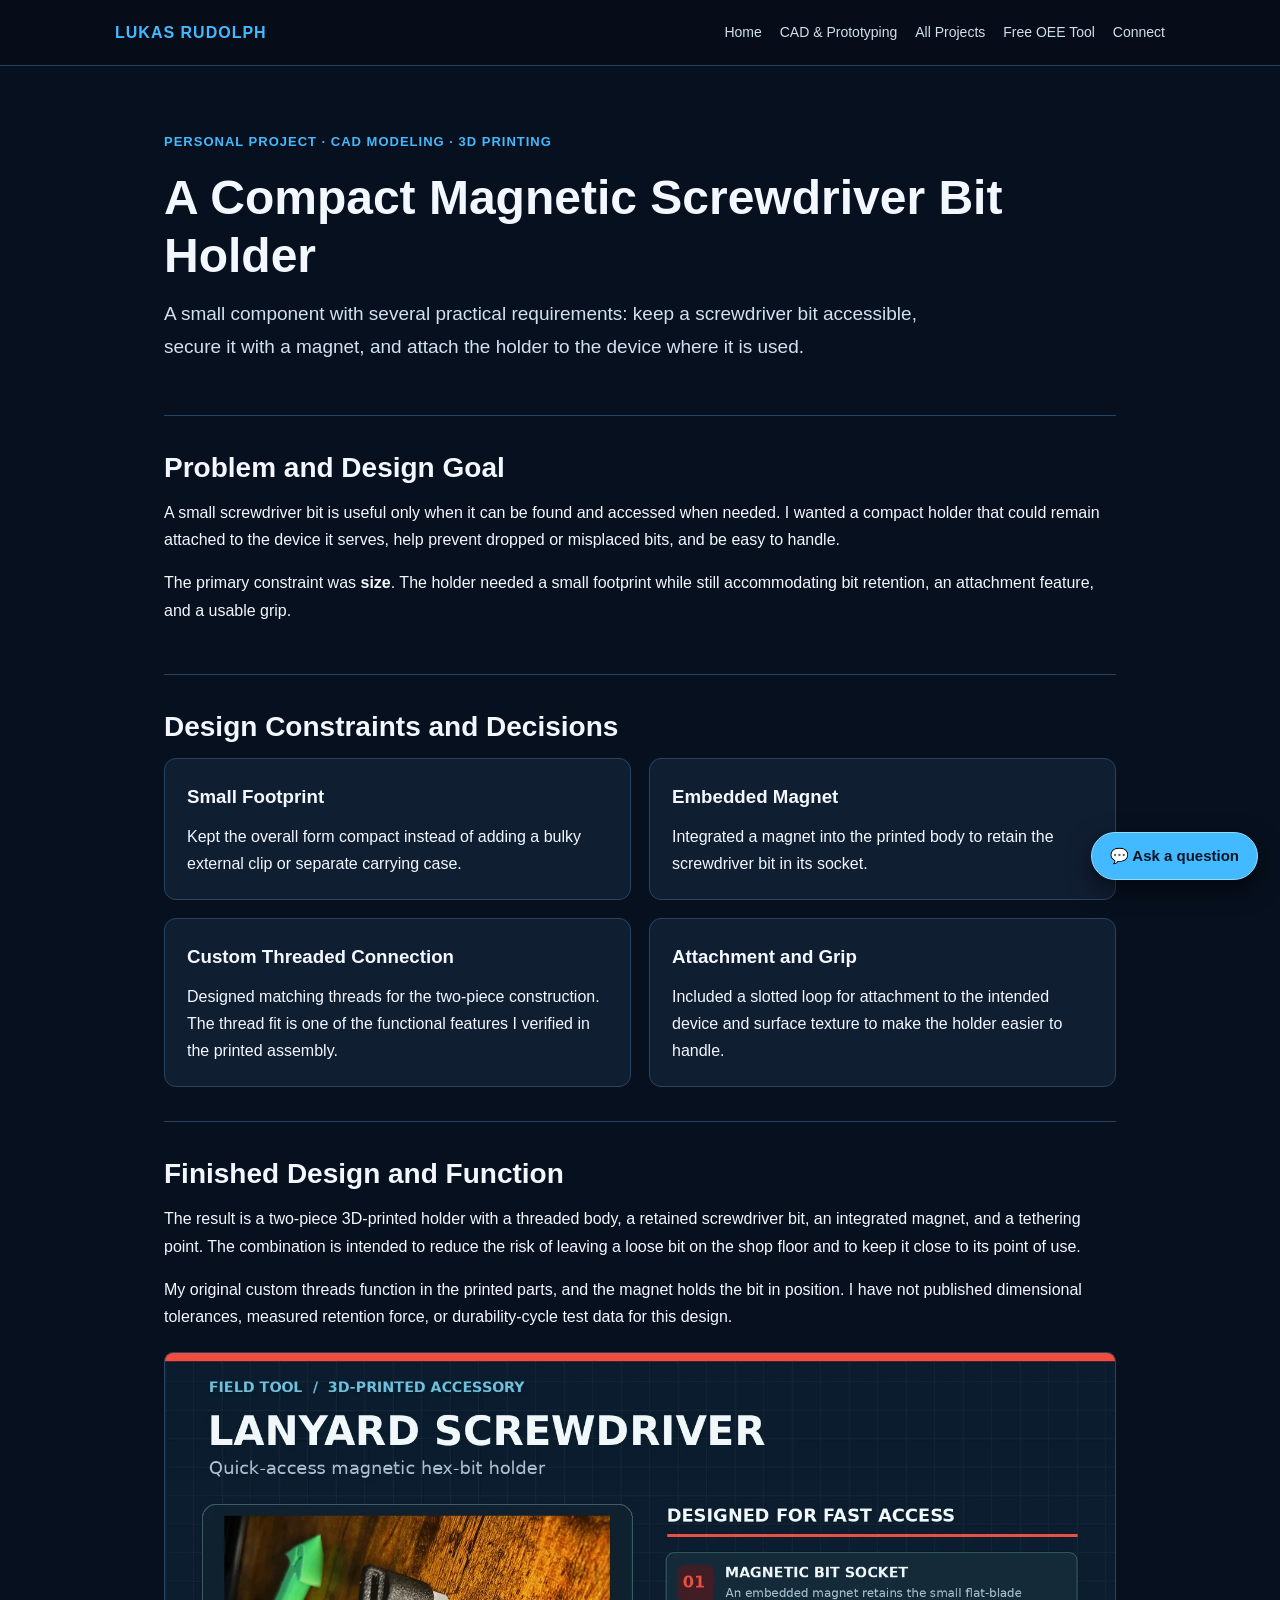
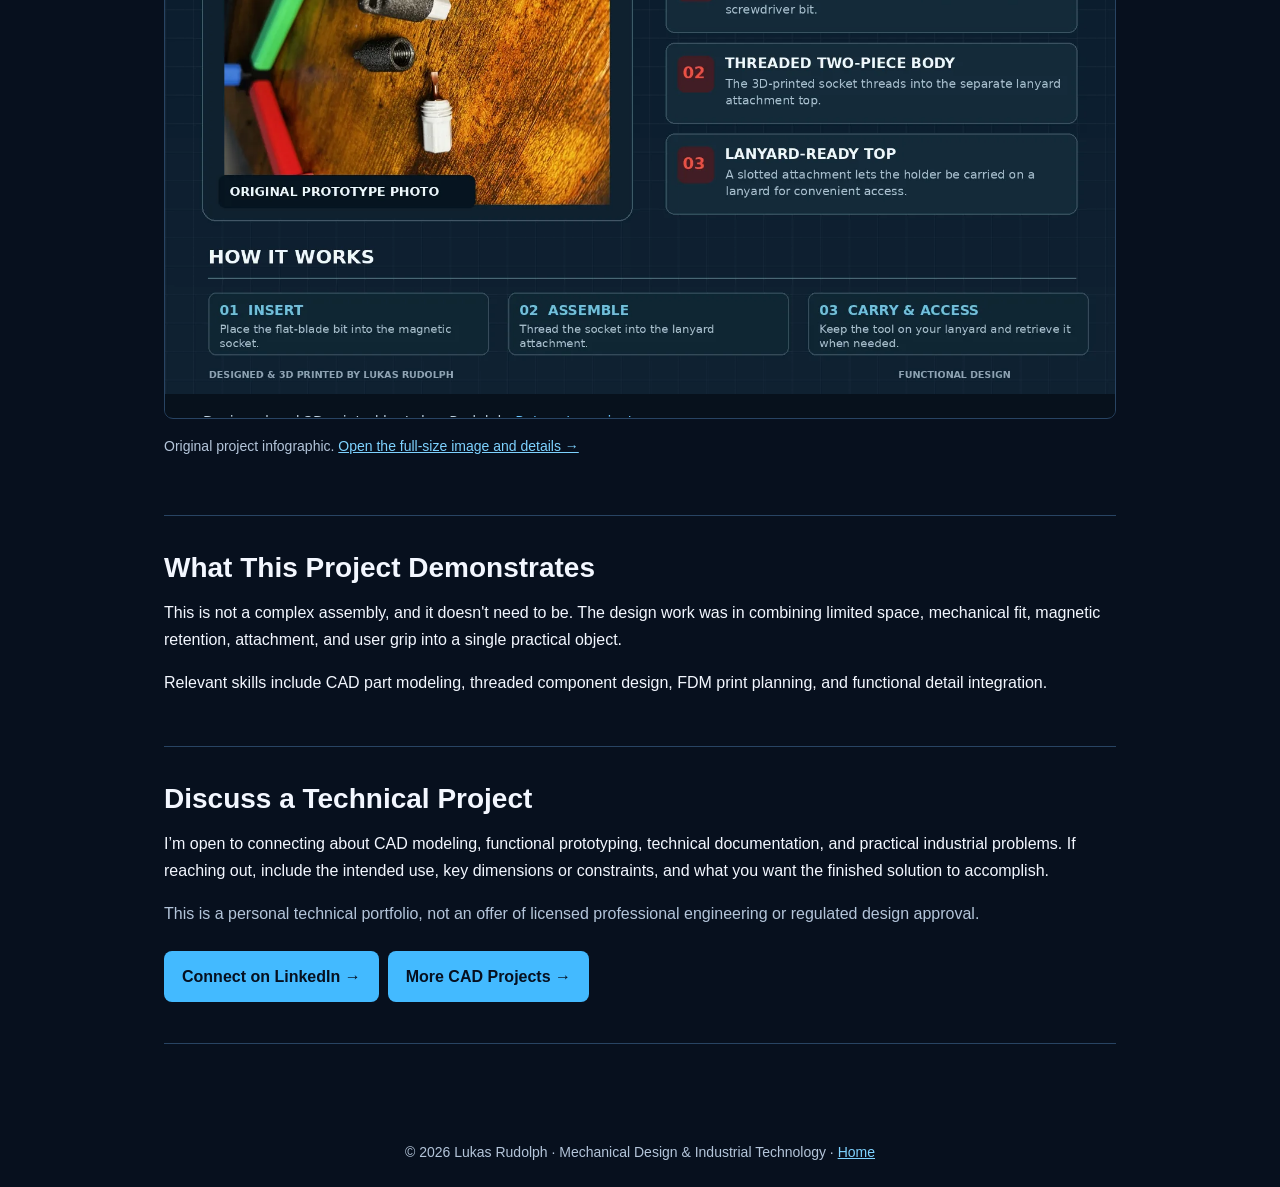
<file: projects/magnetic-lanyard-screwdriver-holder-case-study.html>
<!doctype html>
<html lang="en">
<head>
<meta charset="utf-8">
<meta name="viewport" content="width=device-width, initial-scale=1">
<meta name="robots" content="index,follow">
<meta name="author" content="Lukas Rudolph">
<meta name="description" content="Compact 3D-printed screwdriver bit holder case study: small footprint, custom threaded body, embedded retaining magnet, textured grip and attachment loop.">
<link rel="canonical" href="https://lukasrudolphky.github.io/projects/magnetic-lanyard-screwdriver-holder-case-study.html">
<title>3D-Printed Magnetic Screwdriver Bit Holder — Design Case Study | Lukas Rudolph</title>
<meta property="og:type" content="article">
<meta property="og:title" content="3D-Printed Magnetic Screwdriver Bit Holder — Design Case Study | Lukas Rudolph">
<meta property="og:description" content="Compact 3D-printed screwdriver bit holder case study: small footprint, custom threaded body, embedded retaining magnet, textured grip and attachment loop.">
<meta property="og:url" content="https://lukasrudolphky.github.io/projects/magnetic-lanyard-screwdriver-holder-case-study.html">
<style>
:root{--bg:#07101e;--panel:#101e32;--blue:#43baff;--text:#f3f7ff;--muted:#b4c5da;--border:#284463}
*{box-sizing:border-box}body{margin:0;background:var(--bg);color:var(--text);font:16px/1.7 Arial,Helvetica,sans-serif}
a{color:#7ed2ff}a:hover{color:#c5edff}header{padding:19px max(24px,calc((100vw - 1050px)/2));background:#060d18;border-bottom:1px solid var(--border);display:flex;justify-content:space-between;align-items:center;gap:14px;flex-wrap:wrap}
.brand{color:var(--blue);font-weight:800;letter-spacing:1px;text-decoration:none}nav{display:flex;gap:18px;flex-wrap:wrap;font-size:14px}nav a{text-decoration:none;color:#d0dfed}
main{max-width:1000px;margin:auto;padding:0 24px 75px}.hero{padding:65px 0 36px;border-bottom:1px solid var(--border)}.eyebrow{color:var(--blue);font-weight:700;text-transform:uppercase;font-size:13px;letter-spacing:1px}
h1{line-height:1.2;font-size:clamp(30px,5vw,48px);margin:10px 0 14px}h2{font-size:clamp(22px,3vw,28px);line-height:1.25;margin:0 0 14px}p{margin:0 0 16px}.lead{font-size:19px;color:#d1e1f0;max-width:780px}
section{padding:34px 0;border-bottom:1px solid var(--border)}.grid{display:grid;grid-template-columns:repeat(2,minmax(0,1fr));gap:18px}.card{border:1px solid var(--border);border-radius:12px;padding:22px;background:var(--panel)}.card h3{margin:0 0 10px}.card p:last-child{margin-bottom:0}
figure{margin:22px 0}figure img{display:block;max-width:100%;height:auto;border-radius:9px;border:1px solid var(--border)}figcaption{font-size:14px;color:var(--muted);margin-top:8px}
ul{padding-left:24px;margin-top:5px}li{margin-bottom:8px}.muted{color:var(--muted)}.button{display:inline-block;background:var(--blue);color:#061020;text-decoration:none;padding:12px 18px;border-radius:8px;font-weight:700;margin:7px 9px 7px 0}.button:hover{color:#061020;background:#8cdaff}.note{border-left:3px solid var(--blue);padding:12px 18px;background:var(--panel);margin:20px 0}
iframe.project-visual{width:100%;height:auto;aspect-ratio:1600/1120;border:1px solid var(--border);border-radius:9px;background:#07111c}
footer{padding:22px 24px;text-align:center;font-size:14px;color:var(--muted)}@media(max-width:670px){.grid{grid-template-columns:1fr}.hero{padding-top:40px}.card{padding:17px}}
</style>
<link rel="stylesheet" href="../assets/site-assistant.css">
</head>
<body>
<header><a class="brand" href="../index.html">LUKAS RUDOLPH</a><nav aria-label="Main navigation"><a href="../index.html">Home</a><a href="../cad-3d-printing.html">CAD &amp; Prototyping</a><a href="../index.html#projects">All Projects</a><a href="../free-oee-tracker.html">Free OEE Tool</a><a href="#contact">Connect</a></nav></header>
<main>
<div class="hero"><p class="eyebrow">Personal Project · CAD Modeling · 3D Printing</p><h1>A Compact Magnetic Screwdriver Bit Holder</h1><p class="lead">A small component with several practical requirements: keep a screwdriver bit accessible, secure it with a magnet, and attach the holder to the device where it is used.</p></div>
<section><h2>Problem and Design Goal</h2><p>A small screwdriver bit is useful only when it can be found and accessed when needed. I wanted a compact holder that could remain attached to the device it serves, help prevent dropped or misplaced bits, and be easy to handle.</p><p>The primary constraint was <strong>size</strong>. The holder needed a small footprint while still accommodating bit retention, an attachment feature, and a usable grip.</p></section>
<section><h2>Design Constraints and Decisions</h2><div class="grid">
<div class="card"><h3>Small Footprint</h3><p>Kept the overall form compact instead of adding a bulky external clip or separate carrying case.</p></div>
<div class="card"><h3>Embedded Magnet</h3><p>Integrated a magnet into the printed body to retain the screwdriver bit in its socket.</p></div>
<div class="card"><h3>Custom Threaded Connection</h3><p>Designed matching threads for the two-piece construction. The thread fit is one of the functional features I verified in the printed assembly.</p></div>
<div class="card"><h3>Attachment and Grip</h3><p>Included a slotted loop for attachment to the intended device and surface texture to make the holder easier to handle.</p></div>
</div></section>
<section><h2>Finished Design and Function</h2><p>The result is a two-piece 3D-printed holder with a threaded body, a retained screwdriver bit, an integrated magnet, and a tethering point. The combination is intended to reduce the risk of leaving a loose bit on the shop floor and to keep it close to its point of use.</p><p>My original custom threads function in the printed parts, and the magnet holds the bit in position. I have not published dimensional tolerances, measured retention force, or durability-cycle test data for this design.</p>
<figure><iframe class="project-visual" src="lanyard-screwdriver-holder.html" title="Illustrated magnetic lanyard screwdriver holder design with labeled components" loading="lazy"></iframe><figcaption>Original project infographic. <a href="lanyard-screwdriver-holder.html">Open the full-size image and details →</a></figcaption></figure></section>
<section><h2>What This Project Demonstrates</h2><p>This is not a complex assembly, and it doesn't need to be. The design work was in combining limited space, mechanical fit, magnetic retention, attachment, and user grip into a single practical object.</p><p>Relevant skills include CAD part modeling, threaded component design, FDM print planning, and functional detail integration.</p></section>
<section id="contact"><h2>Discuss a Technical Project</h2><p>I’m open to connecting about CAD modeling, functional prototyping, technical documentation, and practical industrial problems. If reaching out, include the intended use, key dimensions or constraints, and what you want the finished solution to accomplish.</p><p class="muted">This is a personal technical portfolio, not an offer of licensed professional engineering or regulated design approval.</p><a class="button" href="https://www.linkedin.com/in/lukas-rudolph-377b45100/" target="_blank" rel="noopener noreferrer">Connect on LinkedIn →</a><a class="button" href="../cad-3d-printing.html">More CAD Projects →</a></section>
</main>
<footer>© 2026 Lukas Rudolph · Mechanical Design &amp; Industrial Technology · <a href="../index.html">Home</a></footer>
<script src="../assets/site-assistant-config.js" defer></script>
<script src="../assets/site-assistant.js" defer></script>
</body></html>
</file>
<file: assets/site-assistant.css>
/* Portfolio question and inquiry panel. Excludes the production OEE dashboard. */
.lr-help-trigger{position:fixed;bottom:20px;right:22px;z-index:9000;border:1px solid #8fdcff;border-radius:999px;background:#43baff;color:#061526;padding:14px 18px;font:700 15px Arial,Helvetica,sans-serif;box-shadow:0 9px 24px #0008;cursor:pointer}
.lr-help-trigger:hover,.lr-help-trigger:focus-visible{background:#a4e7ff}
.lr-help-panel{position:fixed;z-index:9001;right:22px;bottom:85px;width:min(620px,calc(100vw - 32px));height:min(700px,calc(100dvh - 105px));display:flex;flex-direction:column;background:#09192a;color:#eaf5ff;border:1px solid #385978;border-radius:16px;box-shadow:0 18px 44px #000d;overflow:hidden;font:15px/1.5 Arial,Helvetica,sans-serif}
.lr-help-panel[hidden]{display:none!important}
.lr-help-panel *{box-sizing:border-box}
.lr-help-header{display:flex;gap:10px;align-items:center;justify-content:space-between;padding:14px 16px;background:#102a42;border-bottom:1px solid #355b77}
.lr-help-header strong{font-size:16px}.lr-help-header small{display:block;font-size:12px;color:#c5d7e7}
.lr-help-close{border:0;background:transparent;color:#fff;font-size:25px;cursor:pointer;padding:1px 6px}
.lr-help-tabs{display:flex;background:#0d2235;border-bottom:1px solid #385978}
.lr-help-tabs button{flex:1;border:0;border-bottom:3px solid transparent;background:transparent;color:#cfdfec;padding:12px;cursor:pointer;font:700 14px Arial,Helvetica,sans-serif}
.lr-help-tabs button[aria-selected="true"]{border-bottom-color:#43baff;color:white}
.lr-help-body{overflow:auto;min-height:0;flex:1;padding:20px 24px 24px}
.lr-help-body [hidden]{display:none!important}
.lr-help-intro{font-size:13px;color:#bed2e4;margin:0 0 11px}
.lr-help-connect{background:#102d46;border:1px solid #3c5e77;border-radius:9px;padding:12px;margin:10px 0 16px}
.lr-help-connect p{margin:0 0 8px}
.lr-help-links{display:flex;flex-direction:column;gap:7px}
.lr-help-panel a{color:#85d5ff}
.lr-help-form label{display:block;font-weight:700;font-size:13px;margin:11px 0 5px}
.lr-help-form input:not([type=checkbox]),.lr-help-form select,.lr-help-form textarea{display:block;width:100%;border:1px solid #4b738c;border-radius:7px;background:#071421;color:#fff;font:14px Arial,Helvetica,sans-serif;padding:10px}
.lr-help-form textarea{resize:vertical;min-height:96px}
.lr-help-consent{display:flex!important;gap:8px;align-items:flex-start;font-size:12px!important;line-height:1.45;font-weight:400!important}
.lr-help-consent input{margin-top:2px}
.lr-help-submit{display:inline-block;margin-top:9px;border:0;border-radius:8px;background:#43baff;color:#071526;font-weight:700;padding:11px 14px;cursor:pointer}
.lr-help-submit:disabled{background:#7996aa;cursor:not-allowed}
.lr-help-status{min-height:19px;margin-top:10px;font-size:13px;color:#dbedfa}
.lr-help-status[data-error="true"]{color:#ffc7c7}
.lr-help-trap{position:absolute;left:-9999px;height:1px;width:1px;opacity:0}
#lr-botpress-chat{width:100%;height:340px;position:relative}
#lr-botpress-chat .bpWebchat{position:absolute!important;width:100%!important;height:100%!important;max-height:100%!important;inset:0!important}
#lr-botpress-chat .bpFab{display:none!important}
@media(max-width:520px){.lr-help-panel{right:12px;bottom:77px;width:calc(100vw - 24px);height:min(680px,calc(100dvh - 94px))}.lr-help-trigger{right:12px;bottom:12px}}
/* Safe embedded layout: explicit size prevents zero-height Botpress frames. */
.lr-help-panel:has(#lr-view-ai:not([hidden])) .lr-help-body{padding:12px 5px 16px;overflow:auto}
#lr-view-ai .lr-help-intro{font-size:12px;margin-bottom:6px}
#lr-view-ai .lr-help-connect{margin:6px 0 10px;padding:6px 9px;font-size:11px}
#lr-view-ai .lr-help-links{display:none}
#lr-botpress-chat{display:block!important;position:relative;width:100%!important;min-width:0;height:440px!important;min-height:440px!important;overflow:visible}
#lr-botpress-chat .bpWebchat,
#lr-botpress-chat iframe{width:100%!important;max-width:100%!important;height:100%!important;max-height:100%!important;border:0!important}
@media(max-width:520px){#lr-botpress-chat{height:420px!important;min-height:420px!important}}
</file>
